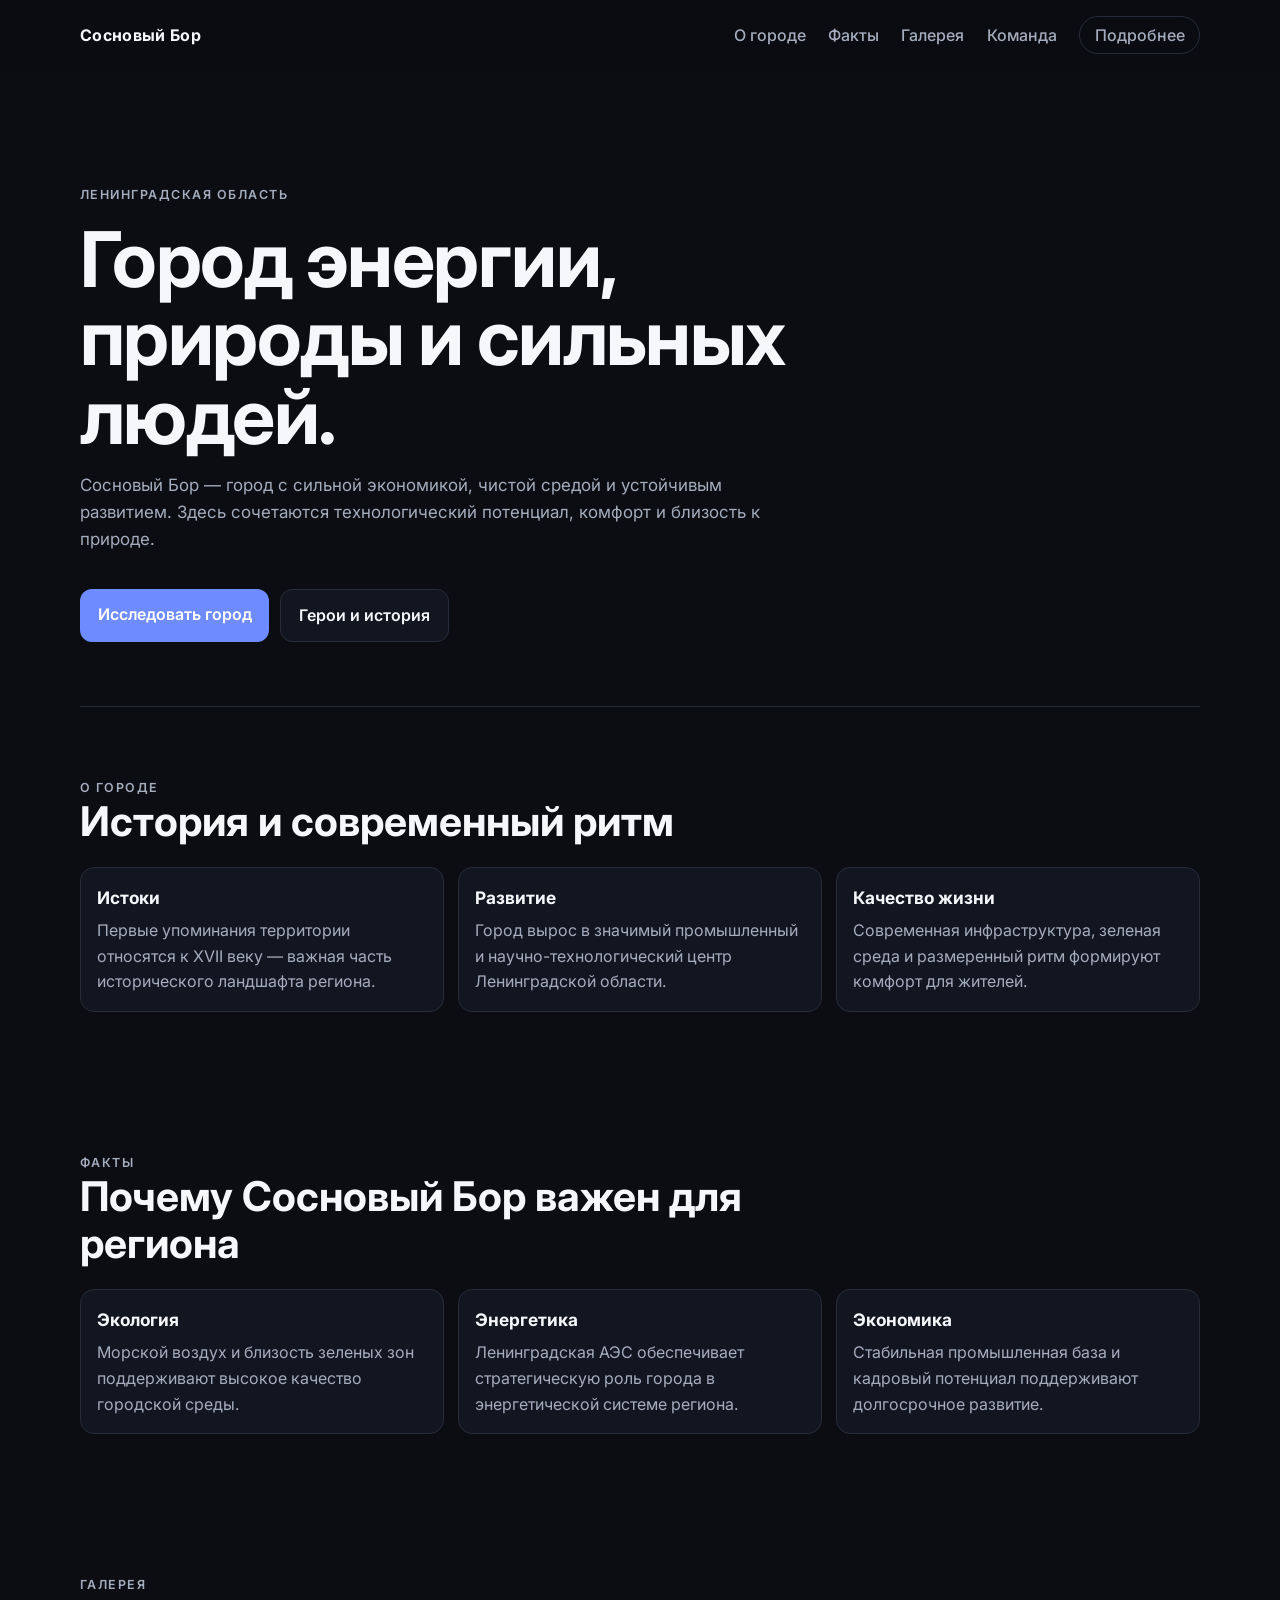
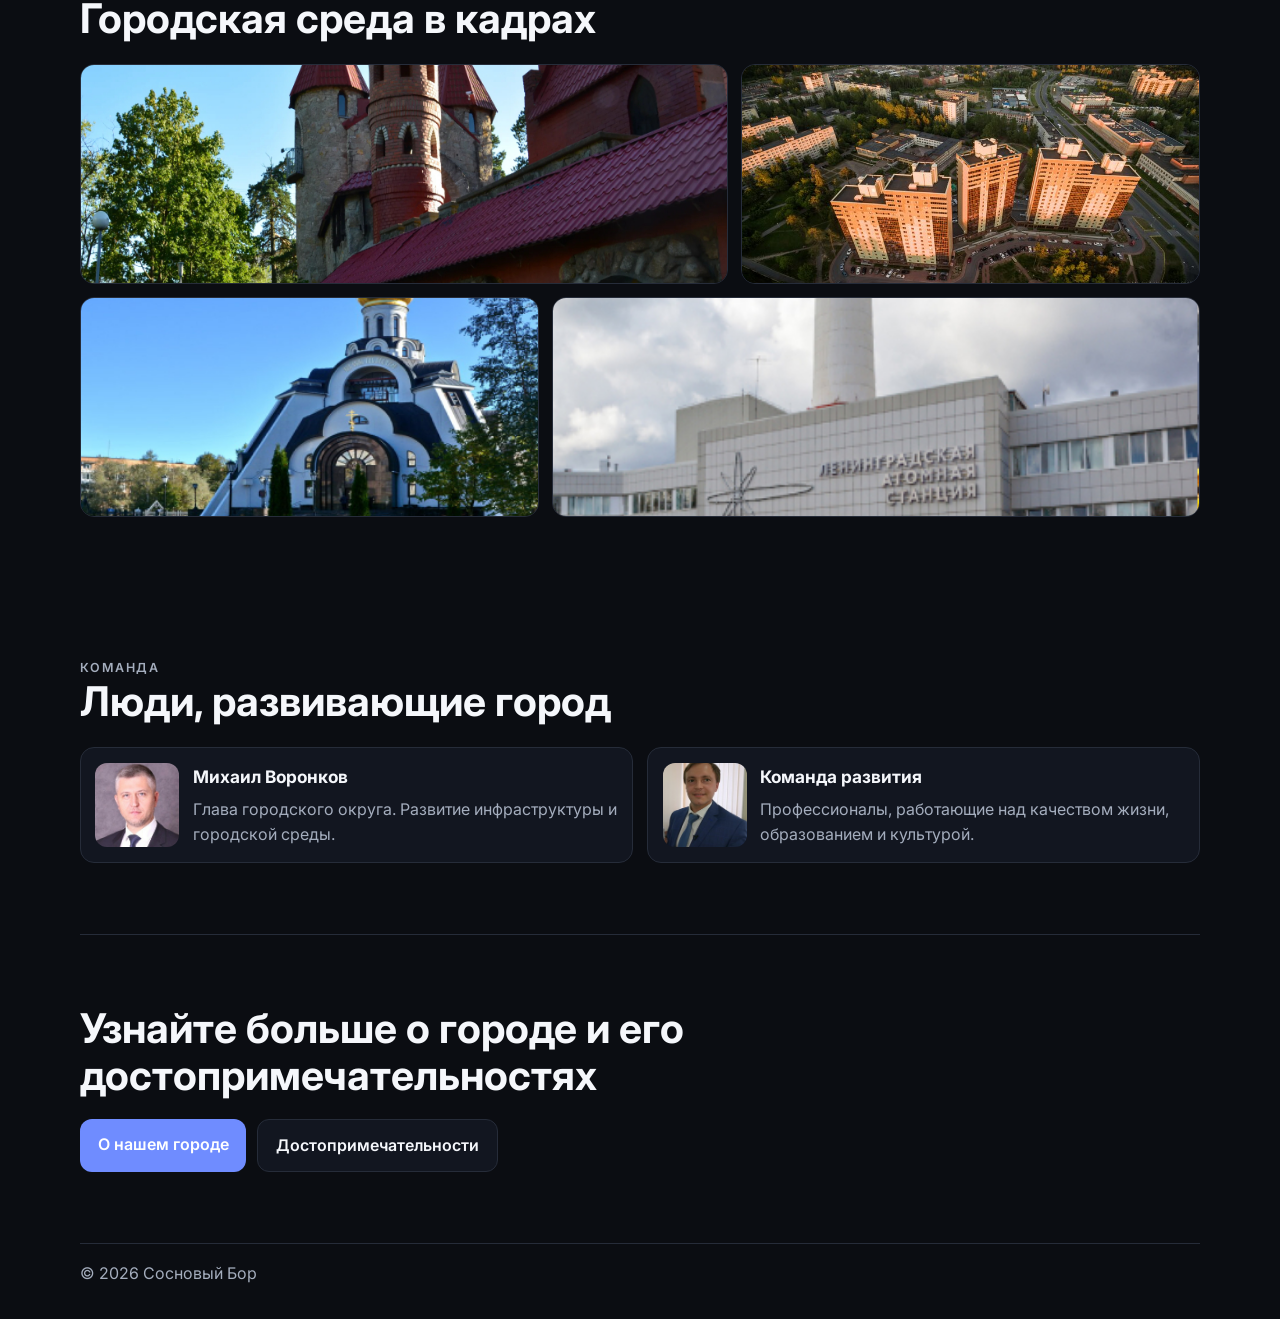
<file: index.html>
<!DOCTYPE html>
<html lang="ru">
<head>
  <meta charset="UTF-8" />
  <meta name="viewport" content="width=device-width, initial-scale=1.0" />
  <meta name="description" content="Сосновый Бор — современный городской гид." />
  <title>Сосновый Бор — Город энергии и природы</title>
  <link rel="preconnect" href="https://fonts.googleapis.com">
  <link rel="preconnect" href="https://fonts.gstatic.com" crossorigin>
  <link href="https://fonts.googleapis.com/css2?family=Inter:wght@400;500;600;700;800&display=swap" rel="stylesheet">
  <link rel="stylesheet" href="css/modern.css" />
</head>
<body>
  <header class="site-header" id="topHeader">
    <div class="container nav-wrap">
      <a href="#hero" class="logo">Сосновый Бор</a>
      <button class="nav-toggle" aria-label="Открыть меню" aria-expanded="false" aria-controls="mainNav">
        <span></span><span></span>
      </button>
      <nav>
        <ul class="menu" id="mainNav">
          <li><a href="#about">О городе</a></li>
          <li><a href="#facts">Факты</a></li>
          <li><a href="#gallery">Галерея</a></li>
          <li><a href="#team">Команда</a></li>
          <li><a class="menu-cta" href="./podrob.html">Подробнее</a></li>
        </ul>
      </nav>
    </div>
  </header>

  <main>
    <section class="hero container" id="hero">
      <p class="eyebrow reveal">Ленинградская область</p>
      <h1 class="reveal" data-delay="60">Город энергии, природы и сильных людей.</h1>
      <p class="lead reveal" data-delay="120">
        Сосновый Бор — город с сильной экономикой, чистой средой и устойчивым развитием.
        Здесь сочетаются технологический потенциал, комфорт и близость к природе.
      </p>
      <div class="hero-actions reveal" data-delay="180">
        <a href="#about" class="btn btn-primary">Исследовать город</a>
        <a href="./hero.html" class="btn btn-secondary">Герои и история</a>
      </div>
    </section>

    <section class="section container" id="about">
      <div class="section-head reveal">
        <p class="eyebrow">О городе</p>
        <h2>История и современный ритм</h2>
      </div>
      <div class="grid-3">
        <article class="card reveal">
          <h3>Истоки</h3>
          <p>Первые упоминания территории относятся к XVII веку — важная часть исторического ландшафта региона.</p>
        </article>
        <article class="card reveal" data-delay="70">
          <h3>Развитие</h3>
          <p>Город вырос в значимый промышленный и научно-технологический центр Ленинградской области.</p>
        </article>
        <article class="card reveal" data-delay="120">
          <h3>Качество жизни</h3>
          <p>Современная инфраструктура, зеленая среда и размеренный ритм формируют комфорт для жителей.</p>
        </article>
      </div>
    </section>

    <section class="section container" id="facts">
      <div class="section-head reveal">
        <p class="eyebrow">Факты</p>
        <h2>Почему Сосновый Бор важен для региона</h2>
      </div>
      <div class="grid-3">
        <article class="card reveal">
          <h3>Экология</h3>
          <p>Морской воздух и близость зеленых зон поддерживают высокое качество городской среды.</p>
        </article>
        <article class="card reveal" data-delay="70">
          <h3>Энергетика</h3>
          <p>Ленинградская АЭС обеспечивает стратегическую роль города в энергетической системе региона.</p>
        </article>
        <article class="card reveal" data-delay="120">
          <h3>Экономика</h3>
          <p>Стабильная промышленная база и кадровый потенциал поддерживают долгосрочное развитие.</p>
        </article>
      </div>
    </section>

    <section class="section container" id="gallery">
      <div class="section-head reveal">
        <p class="eyebrow">Галерея</p>
        <h2>Городская среда в кадрах</h2>
      </div>
      <div class="gallery-grid">
        <img class="reveal" src="img/portfolio/portfolio-1.jpg" alt="Архитектура города" />
        <img class="reveal" data-delay="60" src="img/portfolio/portfolio-2.jpg" alt="Панорама города" />
        <img class="reveal" data-delay="100" src="img/portfolio/portfolio-3.jpg" alt="Город и природа" />
        <img class="reveal" data-delay="140" src="img/portfolio/portfolio-4.jpg" alt="Городское пространство" />
      </div>
    </section>

    <section class="section container" id="team">
      <div class="section-head reveal">
        <p class="eyebrow">Команда</p>
        <h2>Люди, развивающие город</h2>
      </div>
      <div class="grid-2">
        <article class="person-card reveal">
          <img src="img/testimonial/testimonial-1.jpg" alt="Михаил Воронков" />
          <div>
            <h3>Михаил Воронков</h3>
            <p>Глава городского округа. Развитие инфраструктуры и городской среды.</p>
          </div>
        </article>
        <article class="person-card reveal" data-delay="80">
          <img src="img/testimonial/testimonial-2.jpg" alt="Команда развития" />
          <div>
            <h3>Команда развития</h3>
            <p>Профессионалы, работающие над качеством жизни, образованием и культурой.</p>
          </div>
        </article>
      </div>
    </section>

    <section class="section container cta reveal">
      <h2>Узнайте больше о городе и его достопримечательностях</h2>
      <div class="hero-actions">
        <a href="./podrob.html" class="btn btn-primary">О нашем городе</a>
        <a href="./arhit.html" class="btn btn-secondary">Достопримечательности</a>
      </div>
    </section>
  </main>

  <footer class="container site-footer">
    <p>© 2026 Сосновый Бор</p>
  </footer>

  <script src="js/modern.js"></script>
</body>
</html>
</file>
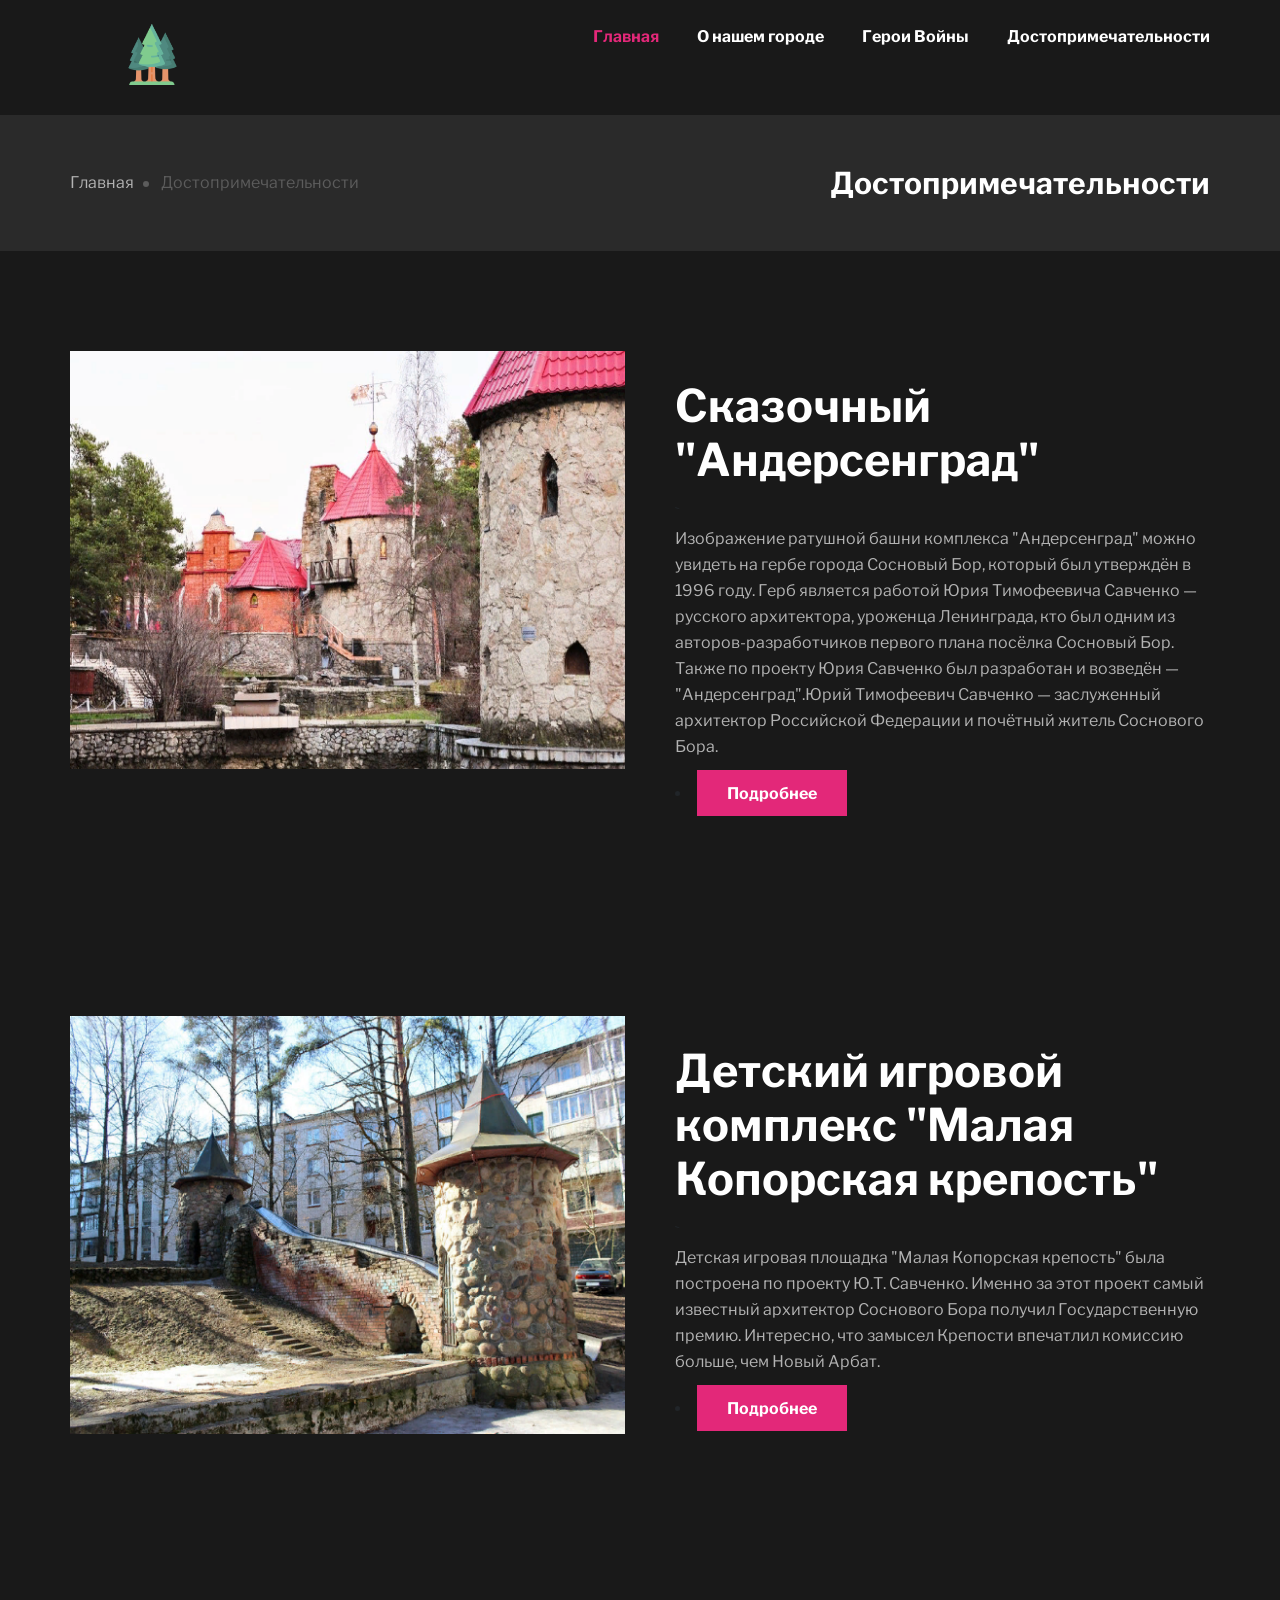
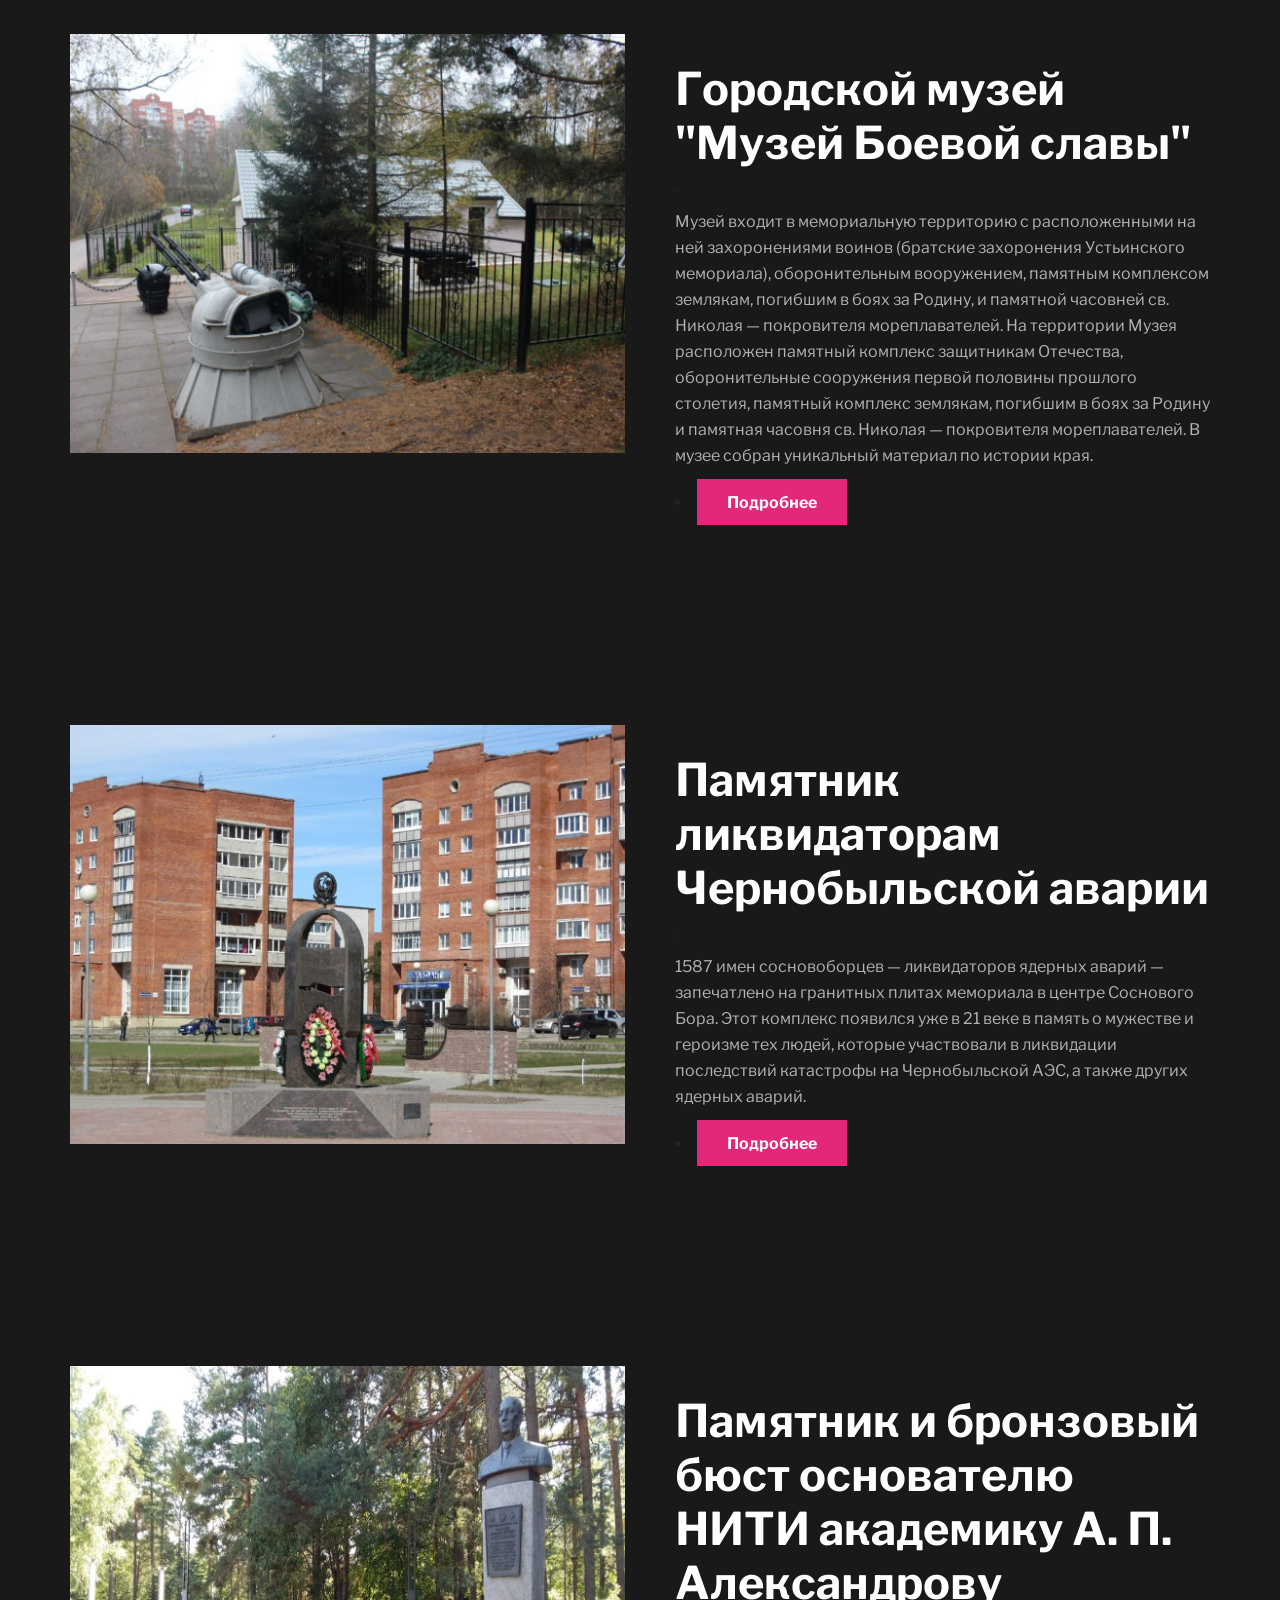
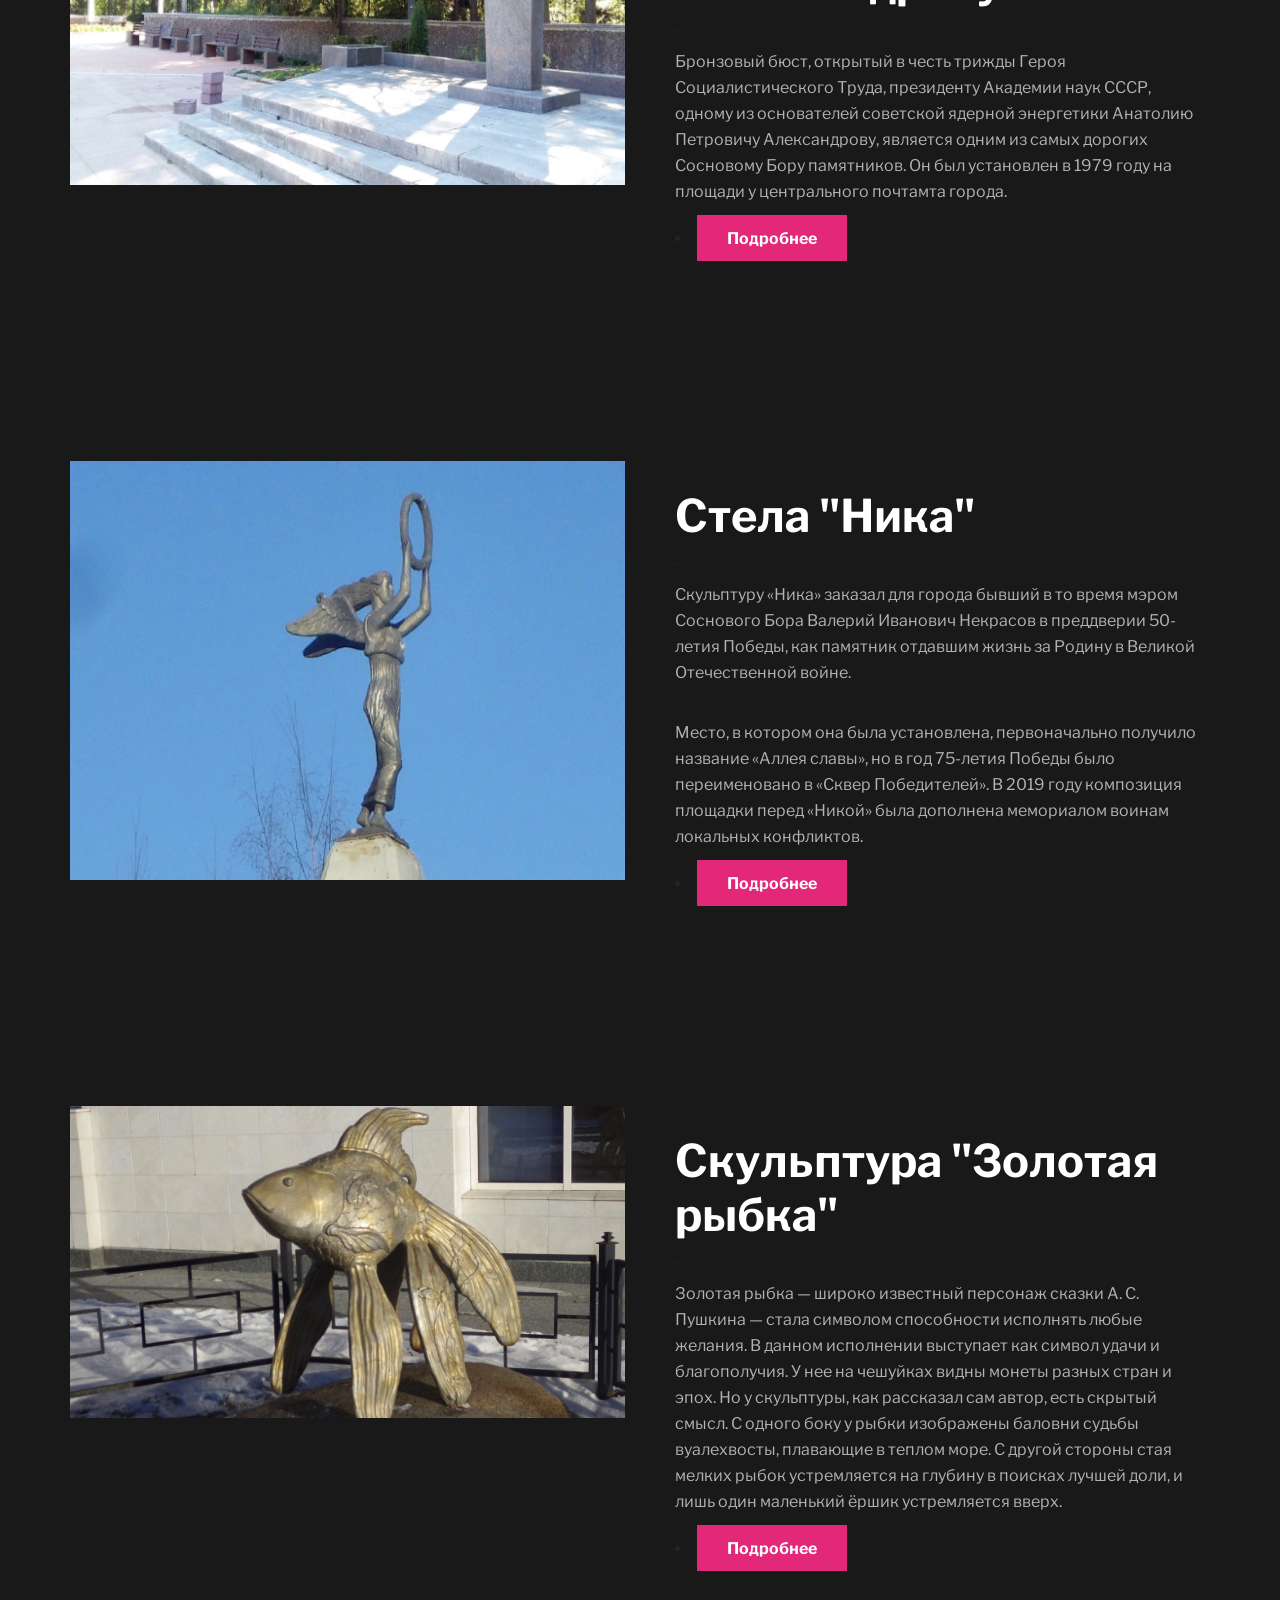
<file: arhit.html>
<!DOCTYPE html>
<html lang="zxx">

<head>
    <meta charset="UTF-8">
    <meta name="description" content="Сосновый Бор">
    <meta name="keywords" content="Hazze, unica, creative, html">
    <meta name="viewport" content="width=device-width, initial-scale=1.0">
    <meta http-equiv="X-UA-Compatible" content="ie=edge">
    <title>Сосновый Бор</title>

    <!-- Google Font -->
    <link href="https://fonts.googleapis.com/css?family=Libre+Franklin:400,500,600,700,800,900&display=swap"
        rel="stylesheet">

    <!-- Css Styles -->
    <link rel="stylesheet" href="css/bootstrap.min.css" type="text/css">
    <link rel="stylesheet" href="css/font-awesome.min.css" type="text/css">
    <link rel="stylesheet" href="css/themify-icons.css" type="text/css">
    <link rel="stylesheet" href="css/owl.carousel.min.css" type="text/css">
    <link rel="stylesheet" href="css/magnific-popup.css" type="text/css">
    <link rel="stylesheet" href="css/slicknav.min.css" type="text/css">
    <link rel="stylesheet" href="css/style.css" type="text/css">
</head>

<body>
    <!-- Page Preloder -->
    <div id="preloder">
        <div class="loader"></div>
    </div>

   <!-- Header Section Begin -->
    <header class="header-section">
        <div class="container">
            <div class="row">
                <div class="col-lg-2 col-md-2">
                    <div class="logo">
                        <a href="#">
                            <img src="img/logo.png" alt="">
                        </a>
                    </div>
                </div>
                <div class="col-lg-10 col-md-10">
                    <div class="main-menu mobile-menu">
                        <ul>
                            <li class="active"><a href="./index.html">Главная</a></li>
                            <li><a href="./podrob.html">О нашем городе</a></li>
                            <li><a href="./hero.html">Герои Войны</a></li>
                            <li><a href="./arhit.html">Достопримечательности</a></li>
                        </ul>
                    </div>
                </div>
            </div>
            <div id="mobile-menu-wrap"></div>
        </div>
    </header>
    <!-- Header End -->
    <!-- Breadcrumb Section Begin -->
    <section class="breadcrumb-section">
        <div class="container">
            <div class="row">
                <div class="col-lg-6 col-md-6">
                    <div class="breadcrumb-option">
                        <a href="#">Главная</a>
                        <span>Достопримечательности</span>
                    </div>
                </div>
                <div class="col-lg-6 col-md-6 text-right">
                    <div class="breadcrumb-text">
                        <h3>Достопримечательности</h3>
                    </div>
                </div>
            </div>
        </div>
    </section>
    <!-- Breadcrumb Section End -->
    <!-- About Us Section Begin -->
    <section class="about-us-section spad">
        <div class="container">
            <div class="row">
                <div class="col-lg-6">
                    <div class="as-pic">
                        <img src="img/arhit/arhit-1.png" alt="">
                    </div>
                </div>
                <div class="col-lg-6">
                    <div class="as-text ap-text">
                        <div class="section-title">
                            <h2>Сказочный "Андерсенград"</h2>
                        </div>
                         `  <p class="f-para">Изображение ратушной башни комплекса "Андерсенград" можно увидеть на гербе города                                     Сосновый Бор, который был утверждён в 1996 году. Герб является работой Юрия Тимофеевича Савченко — русского архитектора, уроженца Ленинграда, кто был одним из авторов-разработчиков первого плана посёлка Сосновый Бор. Также по проекту Юрия Савченко был разработан и возведён — "Андерсенград".Юрий Тимофеевич Савченко — заслуженный архитектор Российской Федерации и почётный житель Соснового Бора.</p>
                        <li><a href="./arhit2.html"class="primary-btn">Подробнее</a></li>
                    </div>                       
                    </div>
                </div>
            </div>
    </section>
    <section class="about-us-section spad">
        <div class="container">
            <div class="row">
                <div class="col-lg-6">
                    <div class="as-pic">
                        <img src="img/arhit/arhit-2.png" alt="">
                    </div>
                </div>
                <div class="col-lg-6">
                    <div class="as-text ap-text">
                        <div class="section-title">
                            <h2>Детский игровой комплекс "Малая Копорская крепость"</h2>
                        </div>
                          `  <p class="f-para">Детская игровая площадка "Малая Копорская крепость" была построена по проекту Ю.Т. Савченко. Именно за этот проект самый известный архитектор Соснового Бора получил Государственную премию. Интересно, что замысел Крепости впечатлил комиссию больше, чем Новый Арбат.</p>
                        <li><a href="./arhit1.html"class="primary-btn">Подробнее</a></li>
                    </div>
                </div>
            </div>
        </div>
    </section>
    <section class="about-us-section spad">
        <div class="container">
            <div class="row">
                <div class="col-lg-6">
                    <div class="as-pic">
                        <img src="img/arhit/arhit-3.png" alt="">
                    </div>
                </div>
                <div class="col-lg-6">
                    <div class="as-text ap-text">
                        <div class="section-title">
                            <h2>Городской музей "Музей Боевой славы"</h2>
                        </div>
                          `  <p class="f-para">Музей входит в мемориальную территорию с расположенными на ней захоронениями воинов (братские захоронения Устьинского мемориала), оборонительным вооружением, памятным комплексом землякам, погибшим в боях за Родину, и памятной часовней св. Николая — покровителя мореплавателей. На территории Музея расположен памятный комплекс защитникам Отечества, оборонительные сооружения первой половины прошлого столетия, памятный комплекс землякам, погибшим в боях за Родину и памятная часовня св. Николая — покровителя мореплавателей. В музее собран уникальный материал по истории края.</p>     
                        <li><a href="./arhit3.html"class="primary-btn">Подробнее</a></li>                      
                    </div>
                </div>
            </div>
        </div>
    </section>
    <section class="about-us-section spad">
        <div class="container">
            <div class="row">
                <div class="col-lg-6">
                    <div class="as-pic">
                        <img src="img/arhit/arhit-4.png" alt="">
                    </div>
                </div>
                <div class="col-lg-6">
                    <div class="as-text ap-text">
                        <div class="section-title">
                            <h2>Памятник ликвидаторам Чернобыльской аварии</h2>
                        </div>
                          `  <p class="f-para">1587 имен сосновоборцев — ликвидаторов ядерных аварий — запечатлено на гранитных плитах мемориала в центре Соснового Бора. Этот комплекс появился уже в 21 веке в память о мужестве и героизме тех людей, которые участвовали в ликвидации последствий катастрофы на Чернобыльской АЭС, а также других ядерных аварий.</p>
                        <li><a href="./arhit4.html"class="primary-btn">Подробнее</a></li>
                    </div>
                </div>
            </div>
        </div>
    </section>
    <section class="about-us-section spad">
        <div class="container">
            <div class="row">
                <div class="col-lg-6">
                    <div class="as-pic">
                        <img src="img/arhit/arhit-5.png" alt="">
                    </div>
                </div>
                <div class="col-lg-6">
                    <div class="as-text ap-text">
                        <div class="section-title">
                            <h2>Памятник и бронзовый бюст основателю НИТИ академику А. П. Александрову</h2>
                        </div>
                          `  <p class="f-para">Бронзовый бюст, открытый в честь трижды Героя Социалистического Труда, президенту Академии наук СССР, одному из основателей советской ядерной энергетики Анатолию Петровичу Александрову, является одним из самых дорогих Сосновому Бору памятников. Он был установлен в 1979 году на площади у центрального почтамта города.</p>
                        <li><a href="./arhit5.html"class="primary-btn">Подробнее</a></li>
                    </div>
                </div>
            </div>
        </div>
    </section>
    <section class="about-us-section spad">
        <div class="container">
            <div class="row">
                <div class="col-lg-6">
                    <div class="as-pic">
                        <img src="img/arhit/arhit-6.png" alt="">
                    </div>
                </div>
                <div class="col-lg-6">
                    <div class="as-text ap-text">
                        <div class="section-title">
                            <h2>Стела "Ника"</h2>
                        </div>
                          `  <p class="f-para">Скульптуру «Ника» заказал для города бывший в то время мэром Соснового Бора Валерий Иванович Некрасов в преддверии 50-летия Победы, как памятник отдавшим жизнь за Родину в Великой Отечественной войне.</p> 
                          `  <p class="f-para">Место, в котором она была установлена, первоначально получило название «Аллея славы», но в год 75-летия Победы было переименовано в «Сквер Победителей». В 2019 году композиция площадки перед «Никой» была дополнена мемориалом воинам локальных конфликтов.</p>
                        <li><a href="./arhit6.html"class="primary-btn">Подробнее</a></li>
                </div>
            </div>
        </div>
    </div>
</section>
    <section class="about-us-section spad">
        <div class="container">
            <div class="row">
                <div class="col-lg-6">
                    <div class="as-pic">
                        <img src="img/arhit/arhit-7.2.jpg" alt="">
                    </div>
                </div>
                <div class="col-lg-6">
                    <div class="as-text ap-text">
                        <div class="section-title">
                            <h2>Скульптура "Золотая рыбка"</h2>
                        </div>
                          `  <p class="f-para">Золотая рыбка — широко известный персонаж сказки А. С. Пушкина — стала символом способности исполнять любые желания. В данном исполнении выступает как символ удачи и благополучия. У нее на чешуйках видны монеты разных стран и эпох. Но у скульптуры, как рассказал сам автор, есть скрытый смысл. С одного боку у рыбки изображены баловни судьбы вуалехвосты, плавающие в теплом море. С другой стороны стая мелких рыбок устремляется на глубину в поисках лучшей доли, и лишь один маленький ёршик устремляется вверх.</p>
                        <li><a href="./arhit7.html"class="primary-btn">Подробнее</a></li>
                    </div>
                </div>
            </div>
        </div>
    </section>
    <!-- About Us Section End -->

    <!-- Js Plugins -->
    <script src="js/jquery-3.3.1.min.js"></script>
    <script src="js/bootstrap.min.js"></script>
    <script src="js/jquery.magnific-popup.min.js"></script>
    <script src="js/mixitup.min.js"></script>
    <script src="js/jquery.slicknav.js"></script>
    <script src="js/owl.carousel.min.js"></script>
    <script src="js/main.js"></script>
</body>

</html>
</file>
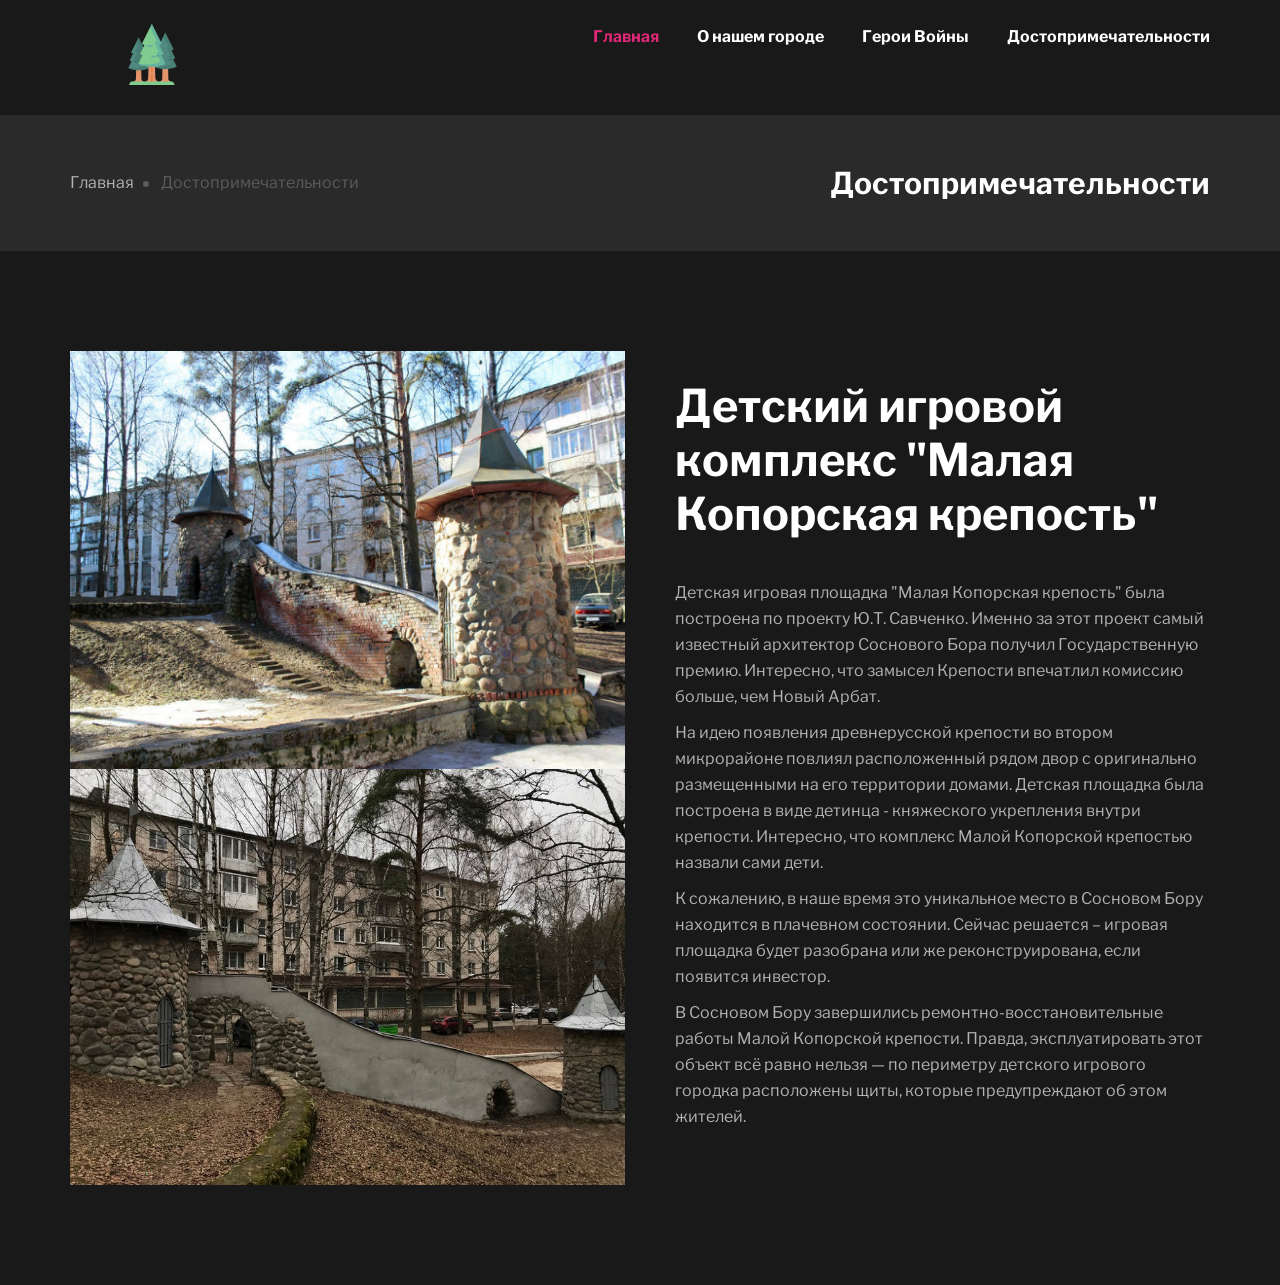
<file: arhit1.html>
<!DOCTYPE html>
<html lang="zxx">

<head>
    <meta charset="UTF-8">
    <meta name="description" content="Hazze Template">
    <meta name="keywords" content="Hazze, unica, creative, html">
    <meta name="viewport" content="width=device-width, initial-scale=1.0">
    <meta http-equiv="X-UA-Compatible" content="ie=edge">
    <title>Сосновый Бор</title>

    <!-- Google Font -->
    <link href="https://fonts.googleapis.com/css?family=Libre+Franklin:400,500,600,700,800,900&display=swap"
        rel="stylesheet">

    <!-- Css Styles -->
    <link rel="stylesheet" href="css/bootstrap.min.css" type="text/css">
    <link rel="stylesheet" href="css/font-awesome.min.css" type="text/css">
    <link rel="stylesheet" href="css/themify-icons.css" type="text/css">
    <link rel="stylesheet" href="css/owl.carousel.min.css" type="text/css">
    <link rel="stylesheet" href="css/magnific-popup.css" type="text/css">
    <link rel="stylesheet" href="css/slicknav.min.css" type="text/css">
    <link rel="stylesheet" href="css/style.css" type="text/css">
</head>

<body>
    <!-- Page Preloder -->
    <div id="preloder">
        <div class="loader"></div>
    </div>

   <!-- Header Section Begin -->
    <header class="header-section">
        <div class="container">
            <div class="row">
                <div class="col-lg-2 col-md-2">
                    <div class="logo">
                        <a href="#">
                            <img src="img/logo.png" alt="">
                        </a>
                    </div>
                </div>
                <div class="col-lg-10 col-md-10">
                    <div class="main-menu mobile-menu">
                        <ul>
                            <li class="active"><a href="./index.html">Главная</a></li>
                            <li><a href="./about-us.html">О нашем городе</a></li>
                            <li><a href="./hero.html">Герои Войны</a></li>
                            <li><a href="./arhit.html">Достопримечательности</a></li>
                        </ul>
                    </div>
                </div>
            </div>
            <div id="mobile-menu-wrap"></div>
        </div>
    </header>
    <!-- Header End -->
    <!-- Breadcrumb Section Begin -->
    <section class="breadcrumb-section">
        <div class="container">
            <div class="row">
                <div class="col-lg-6 col-md-6">
                    <div class="breadcrumb-option">
                        <a href="#">Главная</a>
                        <span>Достопримечательности</span>
                    </div>
                </div>
                <div class="col-lg-6 col-md-6 text-right">
                    <div class="breadcrumb-text">
                        <h3>Достопримечательности</h3>
                    </div>
                </div>
            </div>
        </div>
    </section>
    <!-- Breadcrumb Section End -->
    <!-- About Us Section Begin -->
    <section class="about-us-section spad">
        <div class="container">
            <div class="row">
                <div class="col-lg-6">
                    <div class="as-pic">
                        <img src="img/arhit/arhit-2.png" alt="">
                        <img src="img/arhit/arhit2.2.jpg" alt="">
                    </div>
                </div>
                <div class="col-lg-6">
                    <div class="as-text ap-text">
                        <div class="section-title">
                            <h2>Детский игровой комплекс "Малая Копорская крепость"</h2>
                        </div>
                        `  <p class="f-para">Детская игровая площадка "Малая Копорская крепость" была построена по проекту Ю.Т. Савченко. Именно за этот проект самый известный архитектор Соснового Бора получил Государственную премию. Интересно, что замысел Крепости впечатлил комиссию больше, чем Новый Арбат. </p>
                        <p class="f-para">На идею появления древнерусской крепости во втором микрорайоне повлиял расположенный рядом двор с оригинально размещенными на его территории домами. Детская площадка была построена в виде детинца - княжеского укрепления внутри крепости. Интересно, что комплекс Малой Копорской крепостью назвали сами дети. </p>
                        <p class="f-para">К сожалению, в наше время это уникальное место в Сосновом Бору находится в плачевном состоянии. Сейчас решается – игровая площадка будет разобрана или же реконструирована, если появится инвестор.</p>
                        <p class="f-para">В Сосновом Бору завершились ремонтно-восстановительные работы Малой Копорской крепости. Правда, эксплуатировать этот объект всё равно нельзя — по периметру детского игрового городка расположены щиты, которые предупреждают об этом жителей.</p>
                    </div>                       
                    </div>
                </div>
            </div>
    </section>
    <!-- Js Plugins -->
    <script src="js/jquery-3.3.1.min.js"></script>
    <script src="js/bootstrap.min.js"></script>
    <script src="js/jquery.magnific-popup.min.js"></script>
    <script src="js/mixitup.min.js"></script>
    <script src="js/jquery.slicknav.js"></script>
    <script src="js/owl.carousel.min.js"></script>
    <script src="js/main.js"></script>
</body>

</html>
</file>
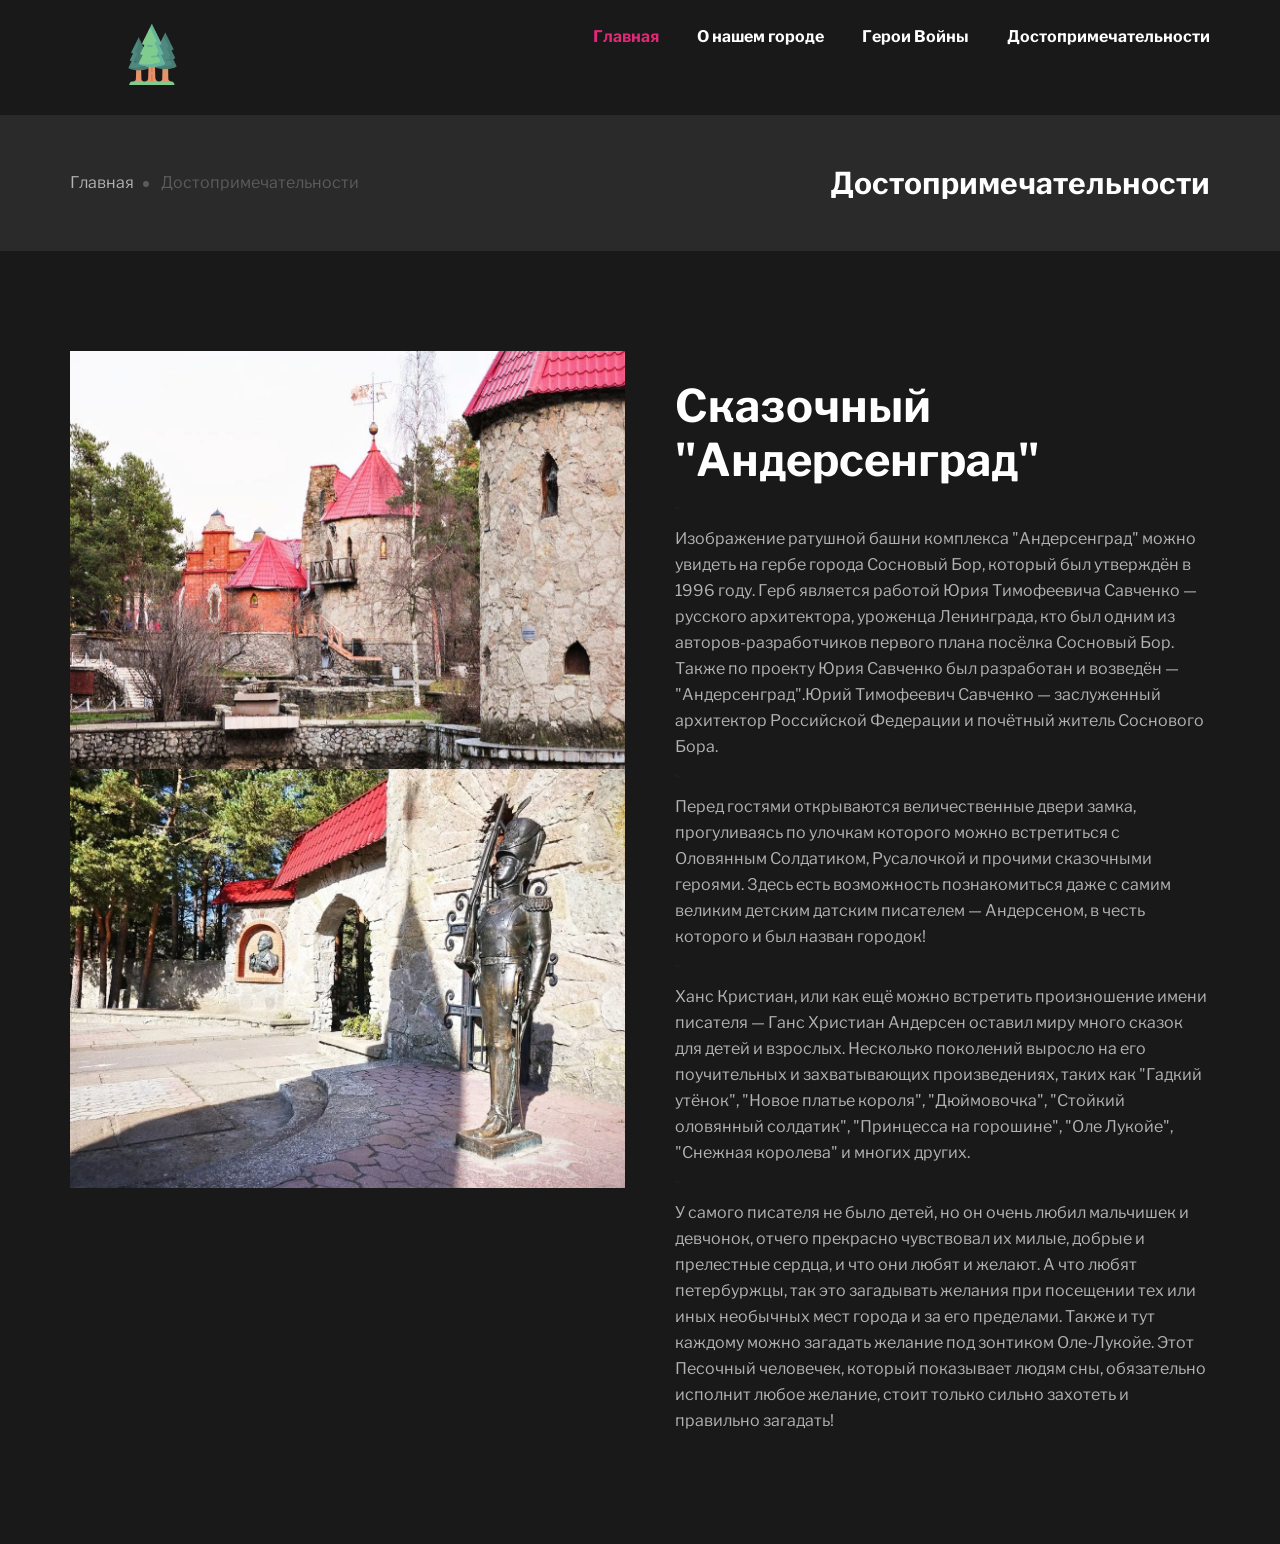
<file: arhit2.html>
<!DOCTYPE html>
<html lang="zxx">

<head>
    <meta charset="UTF-8">
    <meta name="description" content="Hazze Template">
    <meta name="keywords" content="Hazze, unica, creative, html">
    <meta name="viewport" content="width=device-width, initial-scale=1.0">
    <meta http-equiv="X-UA-Compatible" content="ie=edge">
    <title>Сосновый Бор</title>

    <!-- Google Font -->
    <link href="https://fonts.googleapis.com/css?family=Libre+Franklin:400,500,600,700,800,900&display=swap"
        rel="stylesheet">

    <!-- Css Styles -->
    <link rel="stylesheet" href="css/bootstrap.min.css" type="text/css">
    <link rel="stylesheet" href="css/font-awesome.min.css" type="text/css">
    <link rel="stylesheet" href="css/themify-icons.css" type="text/css">
    <link rel="stylesheet" href="css/owl.carousel.min.css" type="text/css">
    <link rel="stylesheet" href="css/magnific-popup.css" type="text/css">
    <link rel="stylesheet" href="css/slicknav.min.css" type="text/css">
    <link rel="stylesheet" href="css/style.css" type="text/css">
</head>

<body>
    <!-- Page Preloder -->
    <div id="preloder">
        <div class="loader"></div>
    </div>

   <!-- Header Section Begin -->
    <header class="header-section">
        <div class="container">
            <div class="row">
                <div class="col-lg-2 col-md-2">
                    <div class="logo">
                        <a href="#">
                            <img src="img/logo.png" alt="">
                        </a>
                    </div>
                </div>
                <div class="col-lg-10 col-md-10">
                    <div class="main-menu mobile-menu">
                        <ul>
                            <li class="active"><a href="./index.html">Главная</a></li>
                            <li><a href="./about-us.html">О нашем городе</a></li>
                            <li><a href="./hero.html">Герои Войны</a></li>
                            <li><a href="./arhit.html">Достопримечательности</a></li>
                        </ul>
                    </div>
                </div>
            </div>
            <div id="mobile-menu-wrap"></div>
        </div>
    </header>
    <!-- Header End -->
    <!-- Breadcrumb Section Begin -->
    <section class="breadcrumb-section">
        <div class="container">
            <div class="row">
                <div class="col-lg-6 col-md-6">
                    <div class="breadcrumb-option">
                        <a href="#">Главная</a>
                        <span>Достопримечательности</span>
                    </div>
                </div>
                <div class="col-lg-6 col-md-6 text-right">
                    <div class="breadcrumb-text">
                        <h3>Достопримечательности</h3>
                    </div>
                </div>
            </div>
        </div>
    </section>
    <!-- Breadcrumb Section End -->
    <!-- About Us Section Begin -->
    <section class="about-us-section spad">
        <div class="container">
            <div class="row">
                <div class="col-lg-6">
                    <div class="as-pic">
                        <img src="img/arhit/arhit-1.png" alt="">
                        <img src="img/arhit/arhit-1.2.png" alt="">
                    </div>
                </div>
                <div class="col-lg-6">
                    <div class="as-text ap-text">
                        <div class="section-title">
                            <h2>Сказочный "Андерсенград"</h2>
                        </div>
                         `  <p class="f-para">Изображение ратушной башни комплекса "Андерсенград" можно увидеть на гербе города                                     Сосновый Бор, который был утверждён в 1996 году. Герб является работой Юрия Тимофеевича Савченко — русского архитектора, уроженца Ленинграда, кто был одним из авторов-разработчиков первого плана посёлка Сосновый Бор. Также по проекту Юрия Савченко был разработан и возведён — "Андерсенград".Юрий Тимофеевич Савченко — заслуженный архитектор Российской Федерации и почётный житель Соснового Бора.</p>
                         `  <p class="f-para">Перед гостями открываются величественные двери замка, прогуливаясь по улочкам которого можно встретиться с Оловянным Солдатиком, Русалочкой и прочими сказочными героями. Здесь есть возможность познакомиться даже с самим великим детским датским писателем — Андерсеном, в честь которого и был назван городок!</p>
                         `  <p class="f-para">Ханс Кристиан, или как ещё можно встретить произношение имени писателя — Ганс Христиан Андерсен оставил миру много сказок для детей и взрослых. Несколько поколений выросло на его поучительных и захватывающих произведениях, таких как "Гадкий утёнок", "Новое платье короля", "Дюймовочка", "Стойкий оловянный солдатик", "Принцесса на горошине", "Оле Лукойе", "Снежная королева" и многих других.</p>
                         `  <p class="f-para">У самого писателя не было детей, но он очень любил мальчишек и девчонок, отчего прекрасно чувствовал их милые, добрые и прелестные сердца, и что они любят и желают. А что любят петербуржцы, так это загадывать желания при посещении тех или иных необычных мест города и за его пределами. Также и тут каждому можно загадать желание под зонтиком Оле-Лукойе. Этот Песочный человечек, который показывает людям сны, обязательно исполнит любое желание, стоит только сильно захотеть и правильно загадать!</p>
                    </div>                       
                    </div>
                </div>
            </div>
    </section>
    <!-- Js Plugins -->
    <script src="js/jquery-3.3.1.min.js"></script>
    <script src="js/bootstrap.min.js"></script>
    <script src="js/jquery.magnific-popup.min.js"></script>
    <script src="js/mixitup.min.js"></script>
    <script src="js/jquery.slicknav.js"></script>
    <script src="js/owl.carousel.min.js"></script>
    <script src="js/main.js"></script>
</body>

</html>
</file>
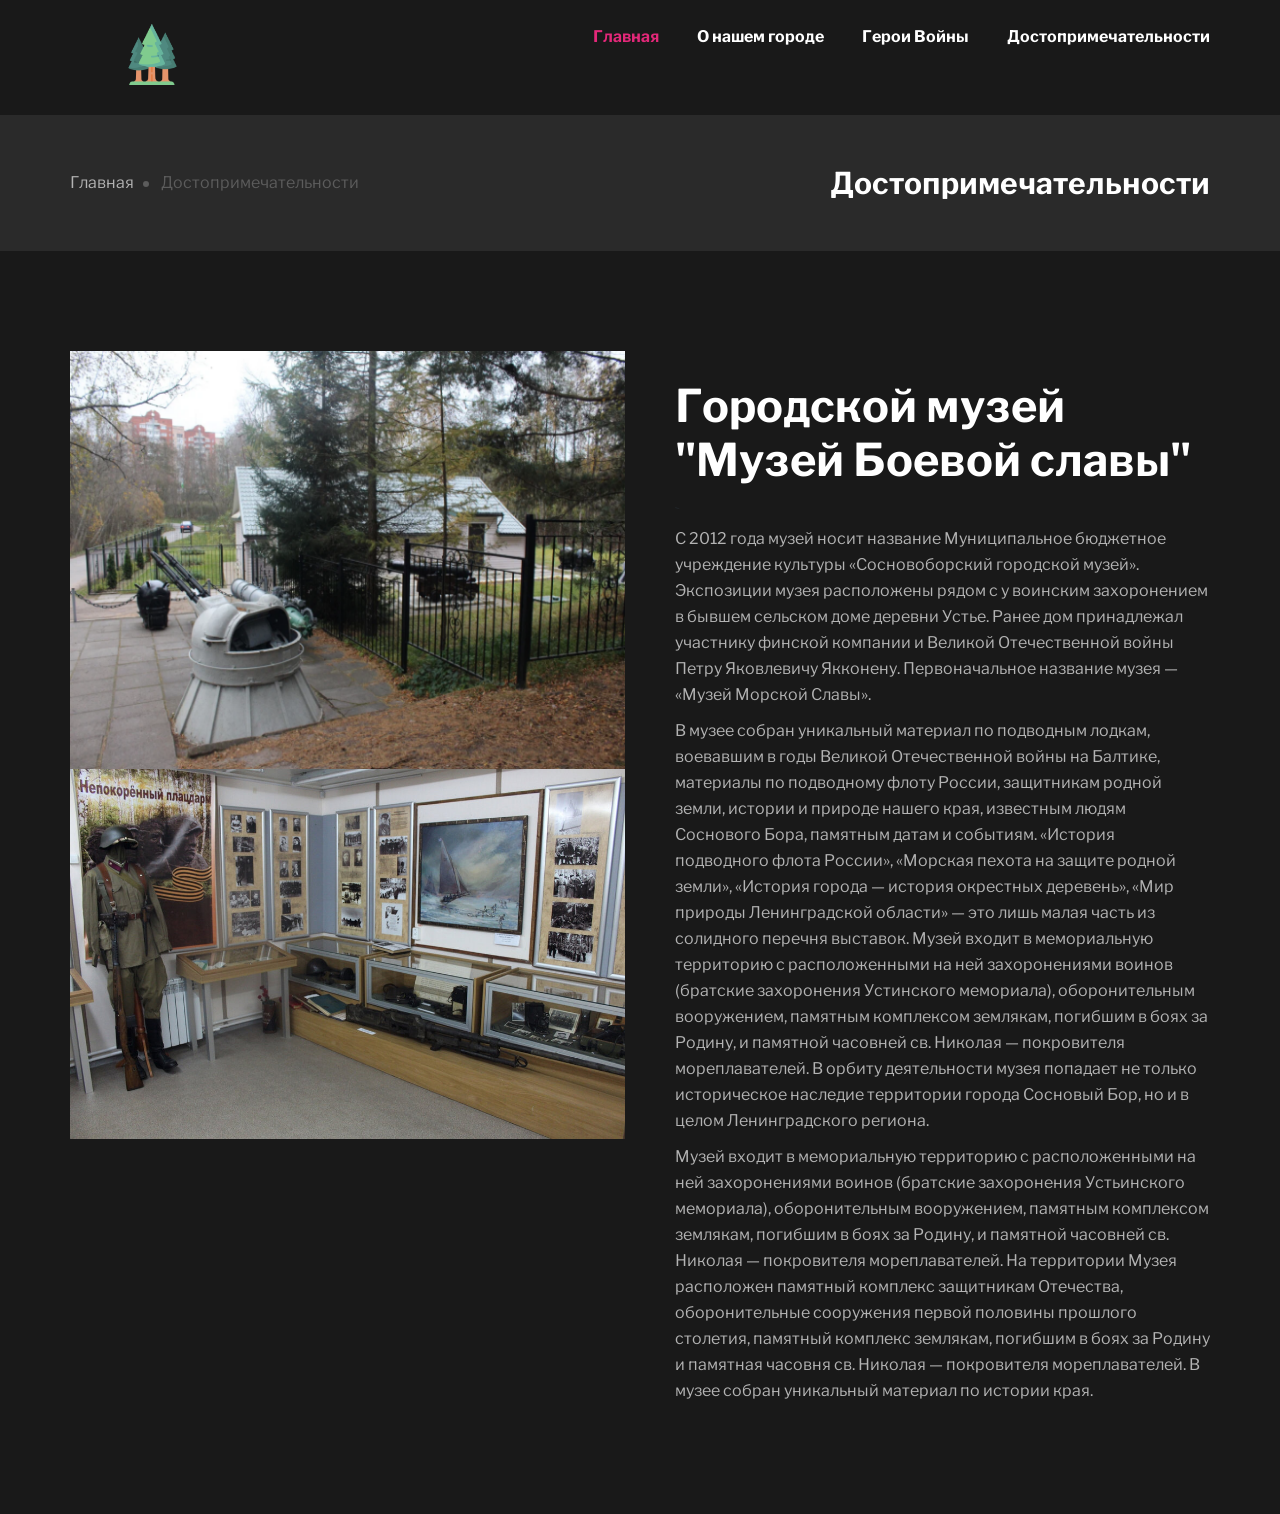
<file: arhit3.html>
<!DOCTYPE html>
<html lang="zxx">

<head>
    <meta charset="UTF-8">
    <meta name="description" content="Hazze Template">
    <meta name="keywords" content="Hazze, unica, creative, html">
    <meta name="viewport" content="width=device-width, initial-scale=1.0">
    <meta http-equiv="X-UA-Compatible" content="ie=edge">
    <title>Сосновый Бор</title>

    <!-- Google Font -->
    <link href="https://fonts.googleapis.com/css?family=Libre+Franklin:400,500,600,700,800,900&display=swap"
        rel="stylesheet">

    <!-- Css Styles -->
    <link rel="stylesheet" href="css/bootstrap.min.css" type="text/css">
    <link rel="stylesheet" href="css/font-awesome.min.css" type="text/css">
    <link rel="stylesheet" href="css/themify-icons.css" type="text/css">
    <link rel="stylesheet" href="css/owl.carousel.min.css" type="text/css">
    <link rel="stylesheet" href="css/magnific-popup.css" type="text/css">
    <link rel="stylesheet" href="css/slicknav.min.css" type="text/css">
    <link rel="stylesheet" href="css/style.css" type="text/css">
</head>

<body>
    <!-- Page Preloder -->
    <div id="preloder">
        <div class="loader"></div>
    </div>

   <!-- Header Section Begin -->
    <header class="header-section">
        <div class="container">
            <div class="row">
                <div class="col-lg-2 col-md-2">
                    <div class="logo">
                        <a href="#">
                            <img src="img/logo.png" alt="">
                        </a>
                    </div>
                </div>
                <div class="col-lg-10 col-md-10">
                    <div class="main-menu mobile-menu">
                        <ul>
                            <li class="active"><a href="./index.html">Главная</a></li>
                            <li><a href="./about-us.html">О нашем городе</a></li>
                            <li><a href="./hero.html">Герои Войны</a></li>
                            <li><a href="./arhit.html">Достопримечательности</a></li>
                        </ul>
                    </div>
                </div>
            </div>
            <div id="mobile-menu-wrap"></div>
        </div>
    </header>
    <!-- Header End -->
    <!-- Breadcrumb Section Begin -->
    <section class="breadcrumb-section">
        <div class="container">
            <div class="row">
                <div class="col-lg-6 col-md-6">
                    <div class="breadcrumb-option">
                        <a href="#">Главная</a>
                        <span>Достопримечательности</span>
                    </div>
                </div>
                <div class="col-lg-6 col-md-6 text-right">
                    <div class="breadcrumb-text">
                        <h3>Достопримечательности</h3>
                    </div>
                </div>
            </div>
        </div>
    </section>
    <!-- Breadcrumb Section End -->
    <!-- About Us Section Begin -->
    <section class="about-us-section spad">
        <div class="container">
            <div class="row">
                <div class="col-lg-6">
                    <div class="as-pic">
                        <img src="img/arhit/arhit-3.png" alt="">
                        <img src="img/arhit/arhit-3.2.jpg" alt="">
                    </div>
                </div>
                <div class="col-lg-6">
                    <div class="as-text ap-text">
                        <div class="section-title">
                            <h2>Городской музей "Музей Боевой славы"</h2>
                        </div>
                        `  <p class="f-para">С 2012 года музей носит название Муниципальное бюджетное учреждение культуры «Сосновоборский городской музей». Экспозиции музея расположены рядом с у воинским захоронением в бывшем сельском доме деревни Устье. Ранее дом принадлежал участнику финской компании и Великой Отечественной войны Петру Яковлевичу Якконену. Первоначальное название музея — «Музей Морской Славы».</p>
                        <p class="f-para">В музее собран уникальный материал по подводным лодкам, воевавшим в годы Великой Отечественной войны на Балтике, материалы по подводному флоту России, защитникам родной земли, истории и природе нашего края, известным людям Соснового Бора, памятным датам и событиям. «История подводного флота России», «Морская пехота на защите родной земли», «История города — история окрестных деревень», «Мир природы Ленинградской области» — это лишь малая часть из солидного перечня выставок. Музей входит в мемориальную территорию с расположенными на ней захоронениями воинов (братские захоронения Устинского мемориала), оборонительным вооружением, памятным комплексом землякам, погибшим в боях за Родину, и памятной часовней св. Николая — покровителя мореплавателей. В орбиту деятельности музея попадает не только историческое наследие территории города Сосновый Бор, но и в целом Ленинградского региона.</p>
                        <p class="f-para">Музей входит в мемориальную территорию с расположенными на ней захоронениями воинов (братские захоронения Устьинского мемориала), оборонительным вооружением, памятным комплексом землякам, погибшим в боях за Родину, и памятной часовней св. Николая — покровителя мореплавателей. На территории Музея расположен памятный комплекс защитникам Отечества, оборонительные сооружения первой половины прошлого столетия, памятный комплекс землякам, погибшим в боях за Родину и памятная часовня св. Николая — покровителя мореплавателей. В музее собран уникальный материал по истории края.</p>
                    </div>                       
                    </div>
                </div>
            </div>
    </section>
    <!-- Js Plugins -->
    <script src="js/jquery-3.3.1.min.js"></script>
    <script src="js/bootstrap.min.js"></script>
    <script src="js/jquery.magnific-popup.min.js"></script>
    <script src="js/mixitup.min.js"></script>
    <script src="js/jquery.slicknav.js"></script>
    <script src="js/owl.carousel.min.js"></script>
    <script src="js/main.js"></script>
</body>

</html>
</file>
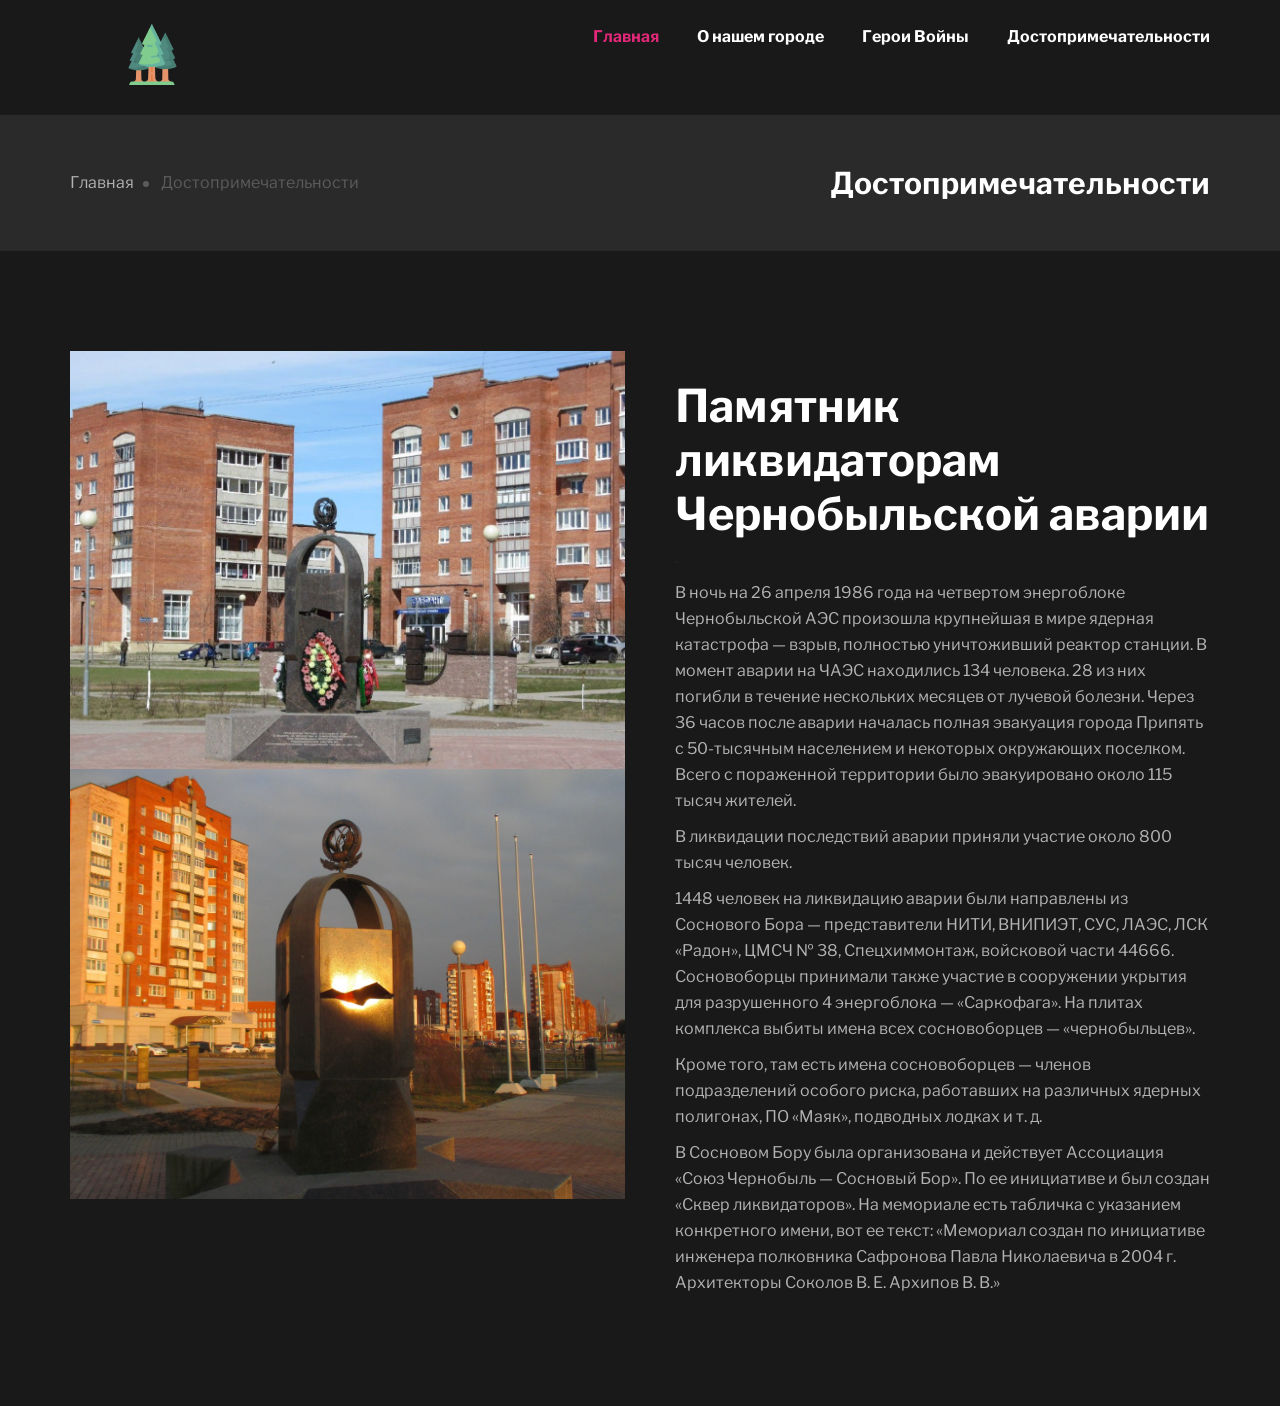
<file: arhit4.html>
<!DOCTYPE html>
<html lang="zxx">

<head>
    <meta charset="UTF-8">
    <meta name="description" content="Hazze Template">
    <meta name="keywords" content="Hazze, unica, creative, html">
    <meta name="viewport" content="width=device-width, initial-scale=1.0">
    <meta http-equiv="X-UA-Compatible" content="ie=edge">
    <title>Сосновый Бор</title>

    <!-- Google Font -->
    <link href="https://fonts.googleapis.com/css?family=Libre+Franklin:400,500,600,700,800,900&display=swap"
        rel="stylesheet">

    <!-- Css Styles -->
    <link rel="stylesheet" href="css/bootstrap.min.css" type="text/css">
    <link rel="stylesheet" href="css/font-awesome.min.css" type="text/css">
    <link rel="stylesheet" href="css/themify-icons.css" type="text/css">
    <link rel="stylesheet" href="css/owl.carousel.min.css" type="text/css">
    <link rel="stylesheet" href="css/magnific-popup.css" type="text/css">
    <link rel="stylesheet" href="css/slicknav.min.css" type="text/css">
    <link rel="stylesheet" href="css/style.css" type="text/css">
</head>

<body>
    <!-- Page Preloder -->
    <div id="preloder">
        <div class="loader"></div>
    </div>

   <!-- Header Section Begin -->
    <header class="header-section">
        <div class="container">
            <div class="row">
                <div class="col-lg-2 col-md-2">
                    <div class="logo">
                        <a href="#">
                            <img src="img/logo.png" alt="">
                        </a>
                    </div>
                </div>
                <div class="col-lg-10 col-md-10">
                    <div class="main-menu mobile-menu">
                        <ul>
                            <li class="active"><a href="./index.html">Главная</a></li>
                            <li><a href="./about-us.html">О нашем городе</a></li>
                            <li><a href="./hero.html">Герои Войны</a></li>
                            <li><a href="./arhit.html">Достопримечательности</a></li>
                        </ul>
                    </div>
                </div>
            </div>
            <div id="mobile-menu-wrap"></div>
        </div>
    </header>
    <!-- Header End -->
    <!-- Breadcrumb Section Begin -->
    <section class="breadcrumb-section">
        <div class="container">
            <div class="row">
                <div class="col-lg-6 col-md-6">
                    <div class="breadcrumb-option">
                        <a href="#">Главная</a>
                        <span>Достопримечательности</span>
                    </div>
                </div>
                <div class="col-lg-6 col-md-6 text-right">
                    <div class="breadcrumb-text">
                        <h3>Достопримечательности</h3>
                    </div>
                </div>
            </div>
        </div>
    </section>
    <!-- Breadcrumb Section End -->
    <!-- About Us Section Begin -->
    <section class="about-us-section spad">
        <div class="container">
            <div class="row">
                <div class="col-lg-6">
                    <div class="as-pic">
                        <img src="img/arhit/arhit-4.png" alt="">
                        <img src="img/arhit/arhit-4.2.jpg" alt="">
                    </div>
                </div>
                <div class="col-lg-6">
                    <div class="as-text ap-text">
                        <div class="section-title">
                            <h2>Памятник ликвидаторам Чернобыльской аварии</h2>
                        </div>
                        `  <p class="f-para">В ночь на 26 апреля 1986 года на четвертом энергоблоке Чернобыльской АЭС произошла крупнейшая в мире ядерная катастрофа — взрыв, полностью уничтоживший реактор станции. В момент аварии на ЧАЭС находились 134 человека. 28 из них погибли в течение нескольких месяцев от лучевой болезни. Через 36 часов после аварии началась полная эвакуация города Припять с 50-тысячным населением и некоторых окружающих поселком. Всего с пораженной территории было эвакуировано около 115 тысяч жителей. </p>

                        <p class="f-para">В ликвидации последствий аварии приняли участие около 800 тысяч человек. </p>

                        <p class="f-para">1448 человек на ликвидацию аварии были направлены из Соснового Бора — представители НИТИ, ВНИПИЭТ, СУС, ЛАЭС, ЛСК «Радон», ЦМСЧ № 38, Спецхиммонтаж, войсковой части 44666. Сосновоборцы принимали также участие в сооружении укрытия для разрушенного 4 энергоблока — «Саркофага». На плитах комплекса выбиты имена всех сосновоборцев — «чернобыльцев». </p>

                        <p class="f-para">Кроме того, там есть имена сосновоборцев — членов подразделений особого риска, работавших на различных ядерных полигонах, ПО «Маяк», подводных лодках и т. д. </p>

                        <p class="f-para">В Сосновом Бору была организована и действует Ассоциация «Союз Чернобыль — Сосновый Бор». По ее инициативе и был создан «Сквер ликвидаторов». На мемориале есть табличка с указанием конкретного имени, вот ее текст: «Мемориал создан по инициативе инженера полковника Сафронова Павла Николаевича в 2004 г. Архитекторы Соколов В. Е. Архипов В. В.»</p>
                    </div>                       
                    </div>
                </div>
            </div>
    </section>
    <!-- Js Plugins -->
    <script src="js/jquery-3.3.1.min.js"></script>
    <script src="js/bootstrap.min.js"></script>
    <script src="js/jquery.magnific-popup.min.js"></script>
    <script src="js/mixitup.min.js"></script>
    <script src="js/jquery.slicknav.js"></script>
    <script src="js/owl.carousel.min.js"></script>
    <script src="js/main.js"></script>
</body>

</html>
</file>
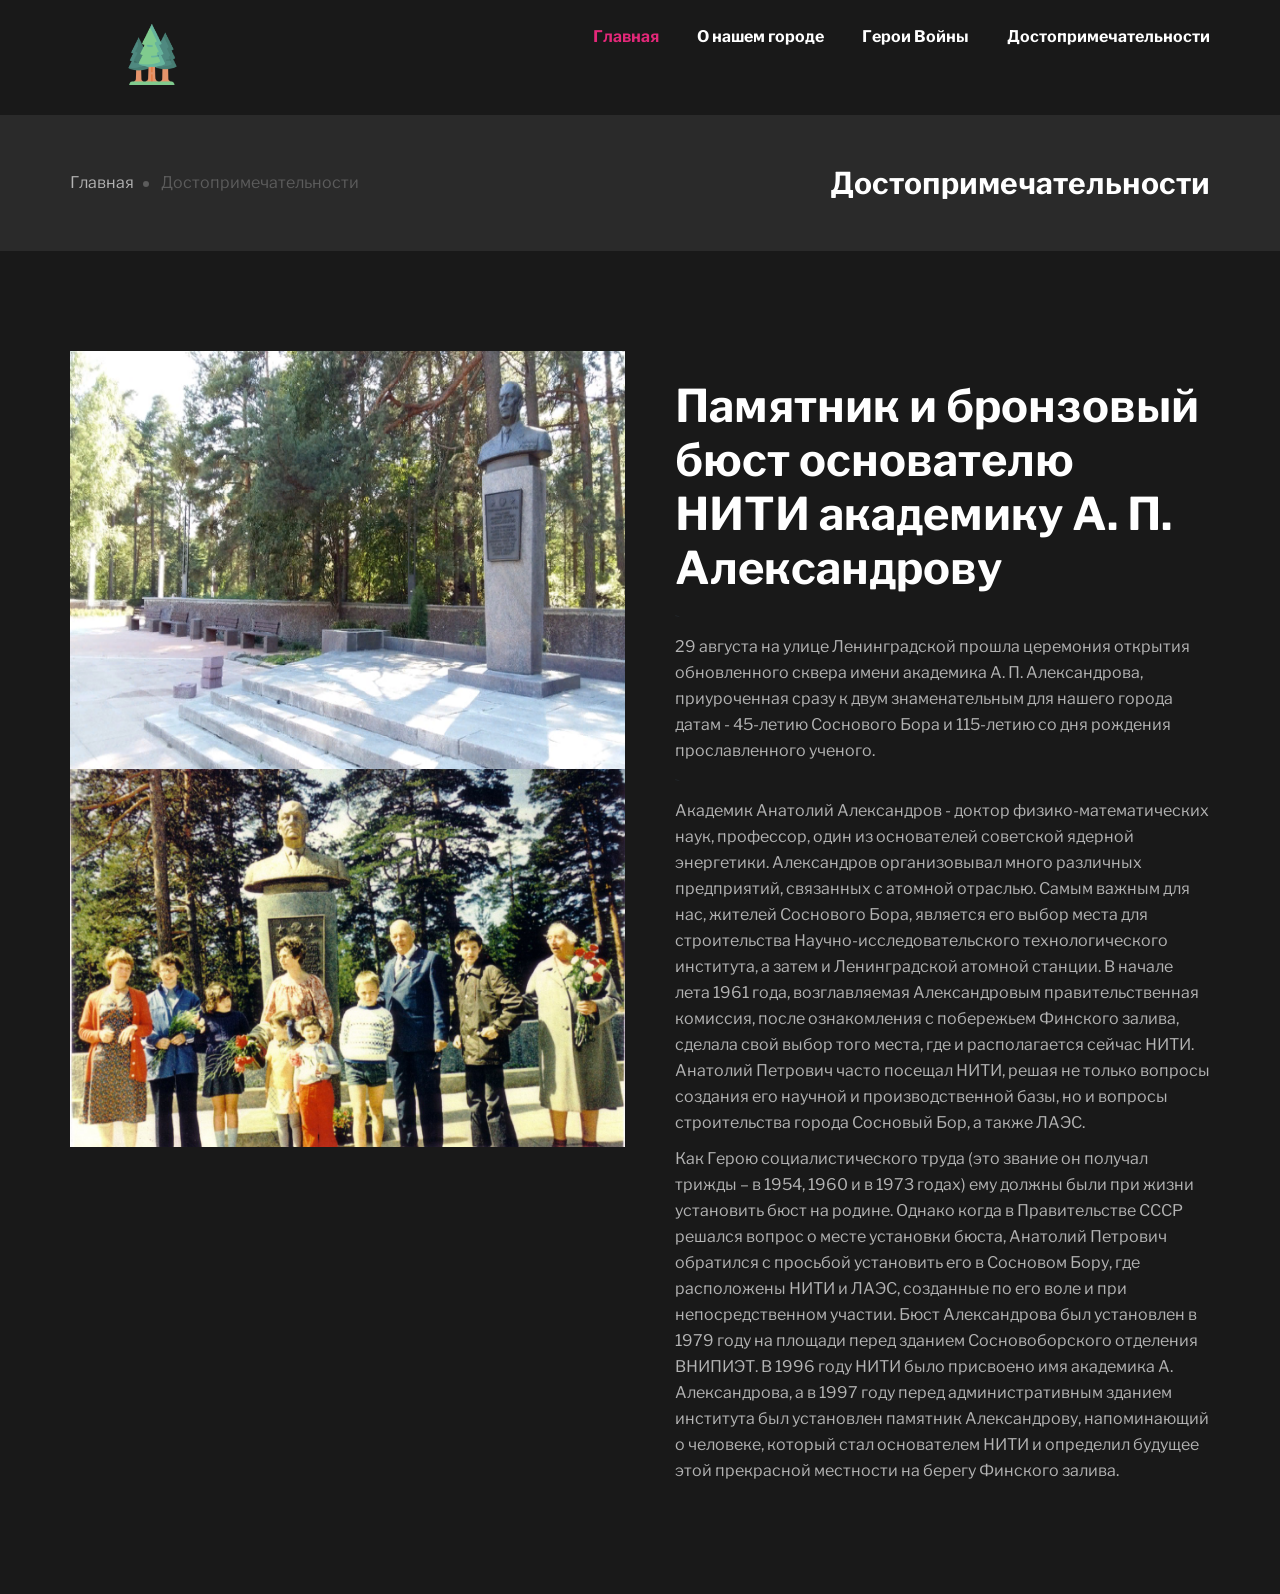
<file: arhit5.html>
<!DOCTYPE html>
<html lang="zxx">

<head>
    <meta charset="UTF-8">
    <meta name="description" content="Hazze Template">
    <meta name="keywords" content="Hazze, unica, creative, html">
    <meta name="viewport" content="width=device-width, initial-scale=1.0">
    <meta http-equiv="X-UA-Compatible" content="ie=edge">
    <title>Сосновый Бор</title>

    <!-- Google Font -->
    <link href="https://fonts.googleapis.com/css?family=Libre+Franklin:400,500,600,700,800,900&display=swap"
        rel="stylesheet">

    <!-- Css Styles -->
    <link rel="stylesheet" href="css/bootstrap.min.css" type="text/css">
    <link rel="stylesheet" href="css/font-awesome.min.css" type="text/css">
    <link rel="stylesheet" href="css/themify-icons.css" type="text/css">
    <link rel="stylesheet" href="css/owl.carousel.min.css" type="text/css">
    <link rel="stylesheet" href="css/magnific-popup.css" type="text/css">
    <link rel="stylesheet" href="css/slicknav.min.css" type="text/css">
    <link rel="stylesheet" href="css/style.css" type="text/css">
</head>

<body>
    <!-- Page Preloder -->
    <div id="preloder">
        <div class="loader"></div>
    </div>

   <!-- Header Section Begin -->
    <header class="header-section">
        <div class="container">
            <div class="row">
                <div class="col-lg-2 col-md-2">
                    <div class="logo">
                        <a href="#">
                            <img src="img/logo.png" alt="">
                        </a>
                    </div>
                </div>
                <div class="col-lg-10 col-md-10">
                    <div class="main-menu mobile-menu">
                        <ul>
                            <li class="active"><a href="./index.html">Главная</a></li>
                            <li><a href="./about-us.html">О нашем городе</a></li>
                            <li><a href="./hero.html">Герои Войны</a></li>
                            <li><a href="./arhit.html">Достопримечательности</a></li>
                        </ul>
                    </div>
                </div>
            </div>
            <div id="mobile-menu-wrap"></div>
        </div>
    </header>
    <!-- Header End -->
    <!-- Breadcrumb Section Begin -->
    <section class="breadcrumb-section">
        <div class="container">
            <div class="row">
                <div class="col-lg-6 col-md-6">
                    <div class="breadcrumb-option">
                        <a href="#">Главная</a>
                        <span>Достопримечательности</span>
                    </div>
                </div>
                <div class="col-lg-6 col-md-6 text-right">
                    <div class="breadcrumb-text">
                        <h3>Достопримечательности</h3>
                    </div>
                </div>
            </div>
        </div>
    </section>
    <!-- Breadcrumb Section End -->
    <!-- About Us Section Begin -->
    <section class="about-us-section spad">
        <div class="container">
            <div class="row">
                <div class="col-lg-6">
                    <div class="as-pic">
                        <img src="img/arhit/arhit-5.png" alt="">
                        <img src="img/arhit/arhit-5.2.jpg" alt="">
                    </div>
                </div>
                <div class="col-lg-6">
                    <div class="as-text ap-text">
                        <div class="section-title">
                            <h2>Памятник и бронзовый бюст основателю НИТИ академику А. П. Александрову</h2>
                        </div>
                         `  <p class="f-para">29 августа на улице Ленинградской прошла церемония открытия обновленного сквера имени академика А. П. Александрова, приуроченная сразу к двум знаменательным для нашего города датам - 45-летию Соснового Бора и 115-летию со дня рождения прославленного ученого.</p>
                         `  <p class="f-para">Академик Анатолий Александров - доктор физико-математических наук, профессор, один из основателей советской ядерной энергетики.
                        Александров организовывал много различных предприятий, связанных с атомной отраслью. Самым важным для нас, жителей Соснового Бора, является его выбор места для строительства Научно-исследовательского технологического института, а затем и Ленинградской атомной станции. В начале лета 1961 года, возглавляемая Александровым правительственная комиссия, после ознакомления с побережьем Финского залива, сделала свой выбор того места, где и располагается сейчас НИТИ. Анатолий Петрович часто посещал НИТИ, решая не только вопросы создания его научной и производственной базы, но и вопросы строительства города Сосновый Бор, а также ЛАЭС.</p>
                        <p class="f-para">Как Герою социалистического труда (это звание он получал трижды – в 1954, 1960 и в 1973 годах) ему должны были при жизни установить бюст на родине. Однако когда в Правительстве СССР решался вопрос о месте установки бюста, Анатолий Петрович обратился с просьбой установить его в Сосновом Бору, где расположены НИТИ и ЛАЭС, созданные по его воле и при непосредственном участии. Бюст Александрова был установлен в 1979 году на площади перед зданием Сосновоборского отделения ВНИПИЭТ. В 1996 году НИТИ было присвоено имя академика А. Александрова, а в 1997 году перед административным зданием института был установлен памятник Александрову, напоминающий о человеке, который стал основателем НИТИ и определил будущее этой прекрасной местности на берегу Финского залива.</p>
                    </div>                       
                    </div>
                </div>
            </div>
    </section>
    <!-- Js Plugins -->
    <script src="js/jquery-3.3.1.min.js"></script>
    <script src="js/bootstrap.min.js"></script>
    <script src="js/jquery.magnific-popup.min.js"></script>
    <script src="js/mixitup.min.js"></script>
    <script src="js/jquery.slicknav.js"></script>
    <script src="js/owl.carousel.min.js"></script>
    <script src="js/main.js"></script>
</body>

</html>
</file>
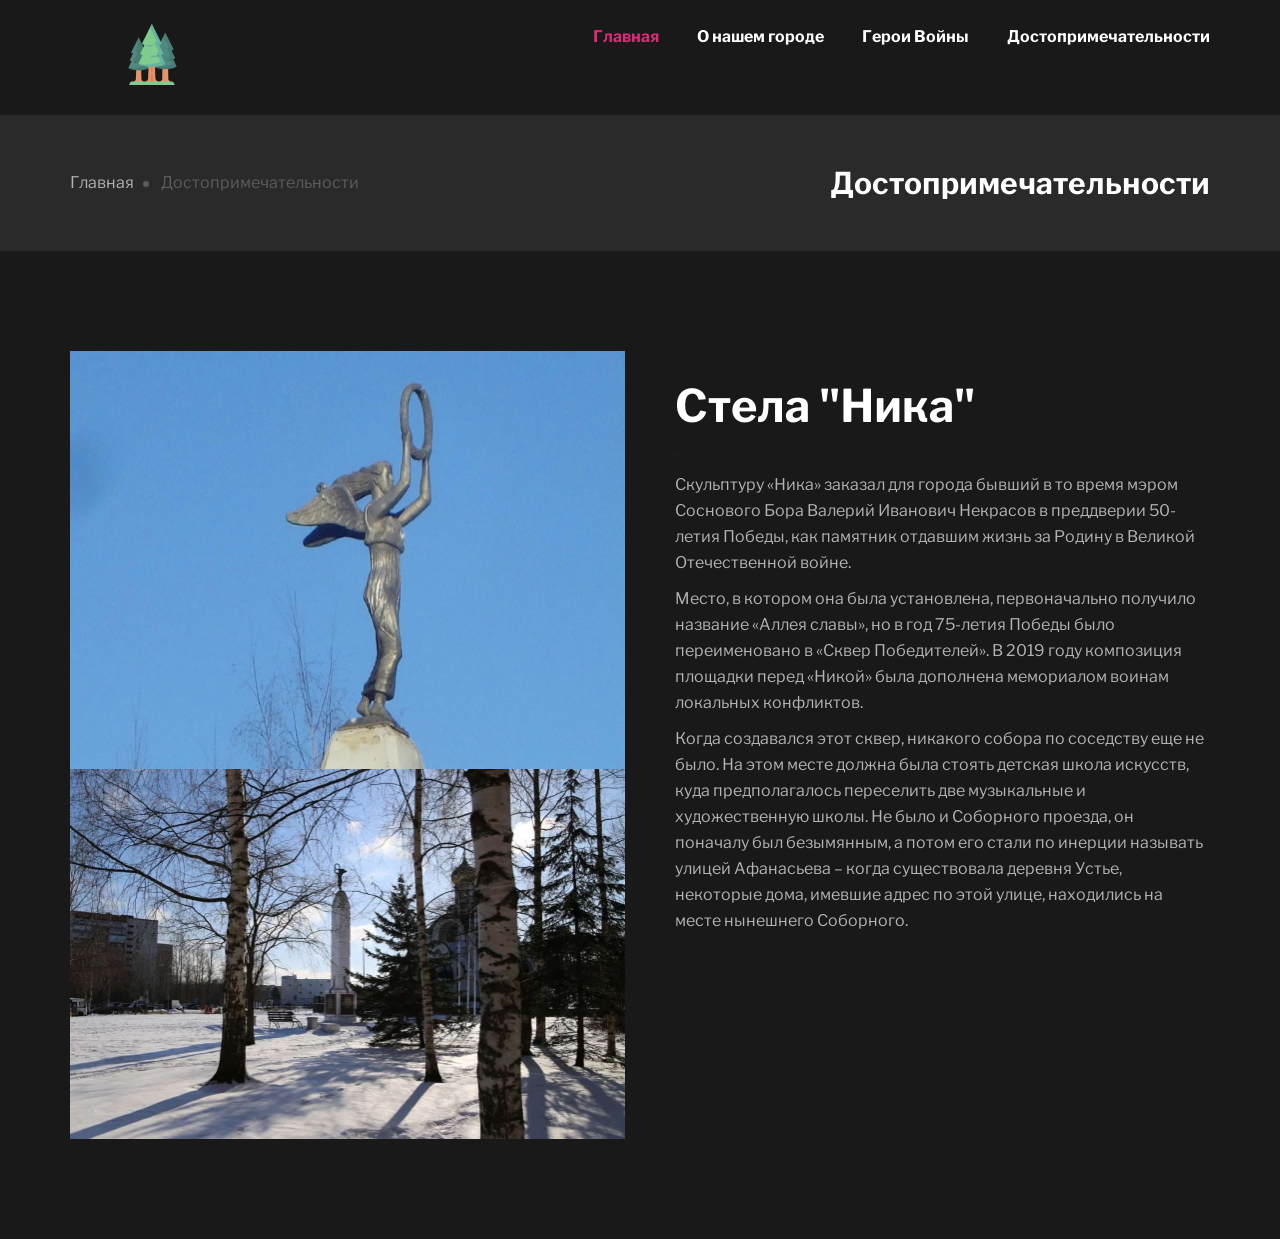
<file: arhit6.html>
<!DOCTYPE html>
<html lang="zxx">

<head>
    <meta charset="UTF-8">
    <meta name="description" content="Hazze Template">
    <meta name="keywords" content="Hazze, unica, creative, html">
    <meta name="viewport" content="width=device-width, initial-scale=1.0">
    <meta http-equiv="X-UA-Compatible" content="ie=edge">
    <title>Сосновый Бор</title>

    <!-- Google Font -->
    <link href="https://fonts.googleapis.com/css?family=Libre+Franklin:400,500,600,700,800,900&display=swap"
        rel="stylesheet">

    <!-- Css Styles -->
    <link rel="stylesheet" href="css/bootstrap.min.css" type="text/css">
    <link rel="stylesheet" href="css/font-awesome.min.css" type="text/css">
    <link rel="stylesheet" href="css/themify-icons.css" type="text/css">
    <link rel="stylesheet" href="css/owl.carousel.min.css" type="text/css">
    <link rel="stylesheet" href="css/magnific-popup.css" type="text/css">
    <link rel="stylesheet" href="css/slicknav.min.css" type="text/css">
    <link rel="stylesheet" href="css/style.css" type="text/css">
</head>

<body>
    <!-- Page Preloder -->
    <div id="preloder">
        <div class="loader"></div>
    </div>

   <!-- Header Section Begin -->
    <header class="header-section">
        <div class="container">
            <div class="row">
                <div class="col-lg-2 col-md-2">
                    <div class="logo">
                        <a href="#">
                            <img src="img/logo.png" alt="">
                        </a>
                    </div>
                </div>
                <div class="col-lg-10 col-md-10">
                    <div class="main-menu mobile-menu">
                        <ul>
                            <li class="active"><a href="./index.html">Главная</a></li>
                            <li><a href="./about-us.html">О нашем городе</a></li>
                            <li><a href="./hero.html">Герои Войны</a></li>
                            <li><a href="./arhit.html">Достопримечательности</a></li>
                        </ul>
                    </div>
                </div>
            </div>
            <div id="mobile-menu-wrap"></div>
        </div>
    </header>
    <!-- Header End -->
    <!-- Breadcrumb Section Begin -->
    <section class="breadcrumb-section">
        <div class="container">
            <div class="row">
                <div class="col-lg-6 col-md-6">
                    <div class="breadcrumb-option">
                        <a href="#">Главная</a>
                        <span>Достопримечательности</span>
                    </div>
                </div>
                <div class="col-lg-6 col-md-6 text-right">
                    <div class="breadcrumb-text">
                        <h3>Достопримечательности</h3>
                    </div>
                </div>
            </div>
        </div>
    </section>
    <!-- Breadcrumb Section End -->
    <!-- About Us Section Begin -->
    <section class="about-us-section spad">
        <div class="container">
            <div class="row">
                <div class="col-lg-6">
                    <div class="as-pic">
                        <img src="img/arhit/arhit-6.png" alt="">
                        <img src="img/arhit/arhit-6.2.jpg" alt="">
                    </div>
                </div>
                <div class="col-lg-6">
                    <div class="as-text ap-text">
                        <div class="section-title">
                            <h2>Стела "Ника"</h2>
                        </div>
                        `  <p class="f-para">Скульптуру «Ника» заказал для города бывший в то время мэром Соснового Бора Валерий Иванович Некрасов в преддверии 50-летия Победы, как памятник отдавшим жизнь за Родину в Великой Отечественной войне. </p>

                        <p class="f-para">Место, в котором она была установлена, первоначально получило название «Аллея славы», но в год 75-летия Победы было переименовано в «Сквер Победителей». В 2019 году композиция площадки перед «Никой» была дополнена мемориалом воинам локальных конфликтов. </p>

                        <p class="f-para">Когда создавался этот сквер, никакого собора по соседству еще не было. На этом месте должна была стоять детская школа искусств, куда предполагалось переселить две музыкальные и художественную школы. Не было и Соборного проезда, он поначалу был безымянным, а потом его стали по инерции называть улицей Афанасьева – когда существовала деревня Устье, некоторые дома, имевшие адрес по этой улице, находились на месте нынешнего Соборного.</p>
                    </div>                       
                    </div>
                </div>
            </div>
    </section>
    <!-- Js Plugins -->
    <script src="js/jquery-3.3.1.min.js"></script>
    <script src="js/bootstrap.min.js"></script>
    <script src="js/jquery.magnific-popup.min.js"></script>
    <script src="js/mixitup.min.js"></script>
    <script src="js/jquery.slicknav.js"></script>
    <script src="js/owl.carousel.min.js"></script>
    <script src="js/main.js"></script>
</body>

</html>
</file>
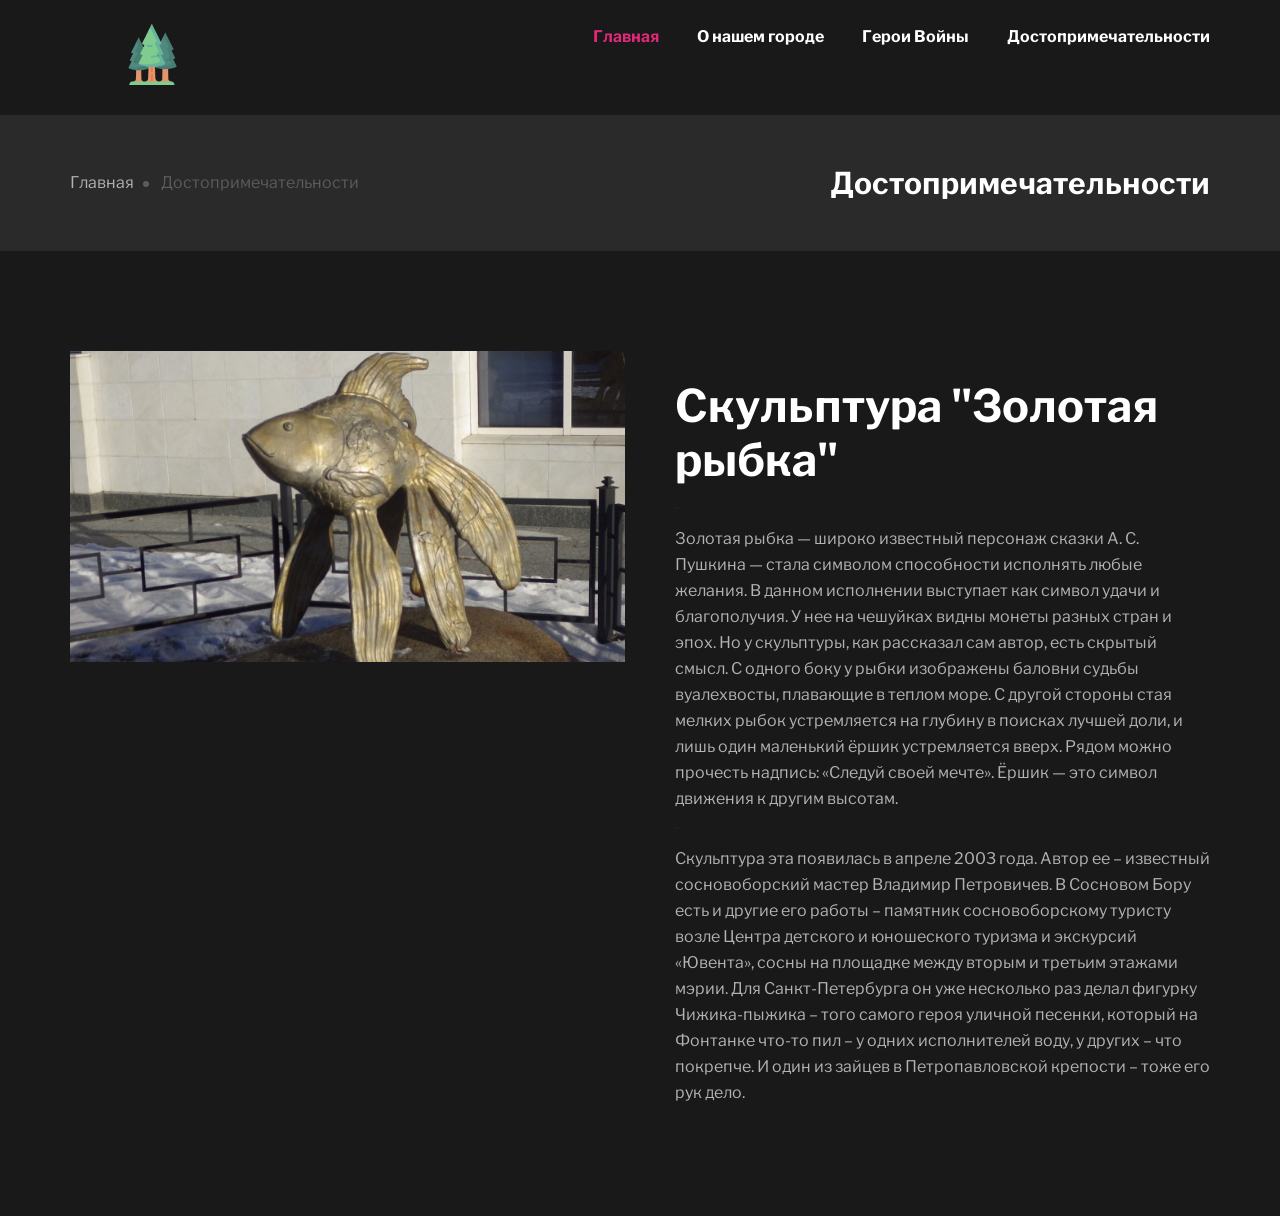
<file: arhit7.html>
<!DOCTYPE html>
<html lang="zxx">

<head>
    <meta charset="UTF-8">
    <meta name="description" content="Hazze Template">
    <meta name="keywords" content="Hazze, unica, creative, html">
    <meta name="viewport" content="width=device-width, initial-scale=1.0">
    <meta http-equiv="X-UA-Compatible" content="ie=edge">
    <title>Сосновый Бор</title>

    <!-- Google Font -->
    <link href="https://fonts.googleapis.com/css?family=Libre+Franklin:400,500,600,700,800,900&display=swap"
        rel="stylesheet">

    <!-- Css Styles -->
    <link rel="stylesheet" href="css/bootstrap.min.css" type="text/css">
    <link rel="stylesheet" href="css/font-awesome.min.css" type="text/css">
    <link rel="stylesheet" href="css/themify-icons.css" type="text/css">
    <link rel="stylesheet" href="css/owl.carousel.min.css" type="text/css">
    <link rel="stylesheet" href="css/magnific-popup.css" type="text/css">
    <link rel="stylesheet" href="css/slicknav.min.css" type="text/css">
    <link rel="stylesheet" href="css/style.css" type="text/css">
</head>

<body>
    <!-- Page Preloder -->
    <div id="preloder">
        <div class="loader"></div>
    </div>

   <!-- Header Section Begin -->
    <header class="header-section">
        <div class="container">
            <div class="row">
                <div class="col-lg-2 col-md-2">
                    <div class="logo">
                        <a href="#">
                            <img src="img/logo.png" alt="">
                        </a>
                    </div>
                </div>
                <div class="col-lg-10 col-md-10">
                    <div class="main-menu mobile-menu">
                        <ul>
                            <li class="active"><a href="./index.html">Главная</a></li>
                            <li><a href="./about-us.html">О нашем городе</a></li>
                            <li><a href="./hero.html">Герои Войны</a></li>
                            <li><a href="./arhit.html">Достопримечательности</a></li>
                        </ul>
                    </div>
                </div>
            </div>
            <div id="mobile-menu-wrap"></div>
        </div>
    </header>
    <!-- Header End -->
    <!-- Breadcrumb Section Begin -->
    <section class="breadcrumb-section">
        <div class="container">
            <div class="row">
                <div class="col-lg-6 col-md-6">
                    <div class="breadcrumb-option">
                        <a href="#">Главная</a>
                        <span>Достопримечательности</span>
                    </div>
                </div>
                <div class="col-lg-6 col-md-6 text-right">
                    <div class="breadcrumb-text">
                        <h3>Достопримечательности</h3>
                    </div>
                </div>
            </div>
        </div>
    </section>
    <!-- Breadcrumb Section End -->
    <!-- About Us Section Begin -->
    <section class="about-us-section spad">
        <div class="container">
            <div class="row">
                <div class="col-lg-6">
                    <div class="as-pic">
                        <img src="img/arhit/arhit-7.2.jpg" alt="">
                    </div>
                </div>
                <div class="col-lg-6">
                    <div class="as-text ap-text">
                        <div class="section-title">
                            <h2>Скульптура "Золотая рыбка"</h2>
                        </div>
                         `  <p class="f-para">Золотая рыбка — широко известный персонаж сказки А. С. Пушкина — стала символом способности исполнять любые желания. В данном исполнении выступает как символ удачи и благополучия. У нее на чешуйках видны монеты разных стран и эпох. Но у скульптуры, как рассказал сам автор, есть скрытый смысл. С одного боку у рыбки изображены баловни судьбы вуалехвосты, плавающие в теплом море. С другой стороны стая мелких рыбок устремляется на глубину в поисках лучшей доли, и лишь один маленький ёршик устремляется вверх. Рядом можно прочесть надпись: «Следуй своей мечте». Ёршик — это символ движения к другим высотам.</p>
                         `  <p class="f-para">Скульптура эта появилась в апреле 2003 года. Автор ее – известный сосновоборский мастер Владимир Петровичев. В Сосновом Бору есть и другие его работы – памятник сосновоборскому туристу возле Центра детского и юношеского туризма и экскурсий «Ювента», сосны на площадке между вторым и третьим этажами мэрии. Для Санкт-Петербурга он уже несколько раз делал фигурку Чижика-пыжика – того самого героя уличной песенки, который на Фонтанке что-то пил – у одних исполнителей воду, у других – что покрепче. И один из зайцев в Петропавловской крепости – тоже его рук дело.</p>
                     </div>                       
                    </div>
                </div>
            </div>
    </section>
    <!-- Js Plugins -->
    <script src="js/jquery-3.3.1.min.js"></script>
    <script src="js/bootstrap.min.js"></script>
    <script src="js/jquery.magnific-popup.min.js"></script>
    <script src="js/mixitup.min.js"></script>
    <script src="js/jquery.slicknav.js"></script>
    <script src="js/owl.carousel.min.js"></script>
    <script src="js/main.js"></script>
</body>

</html>
</file>
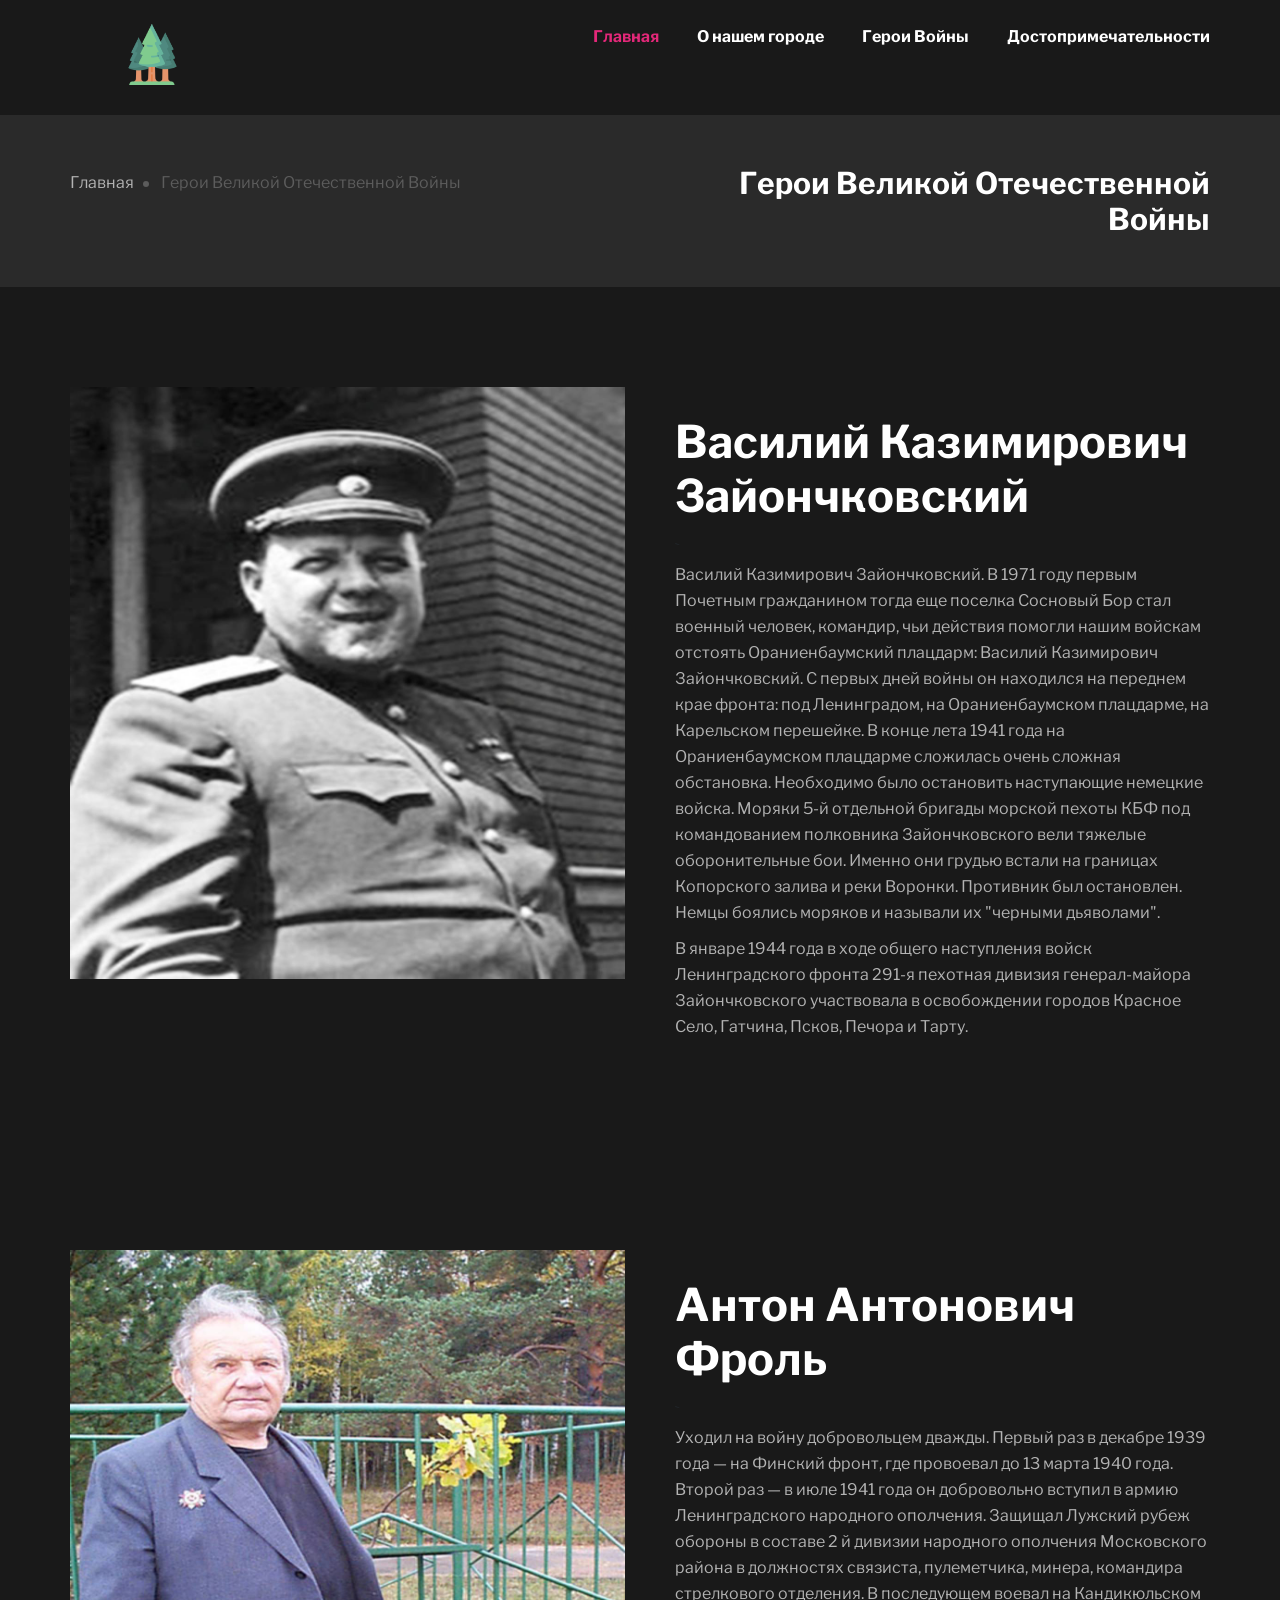
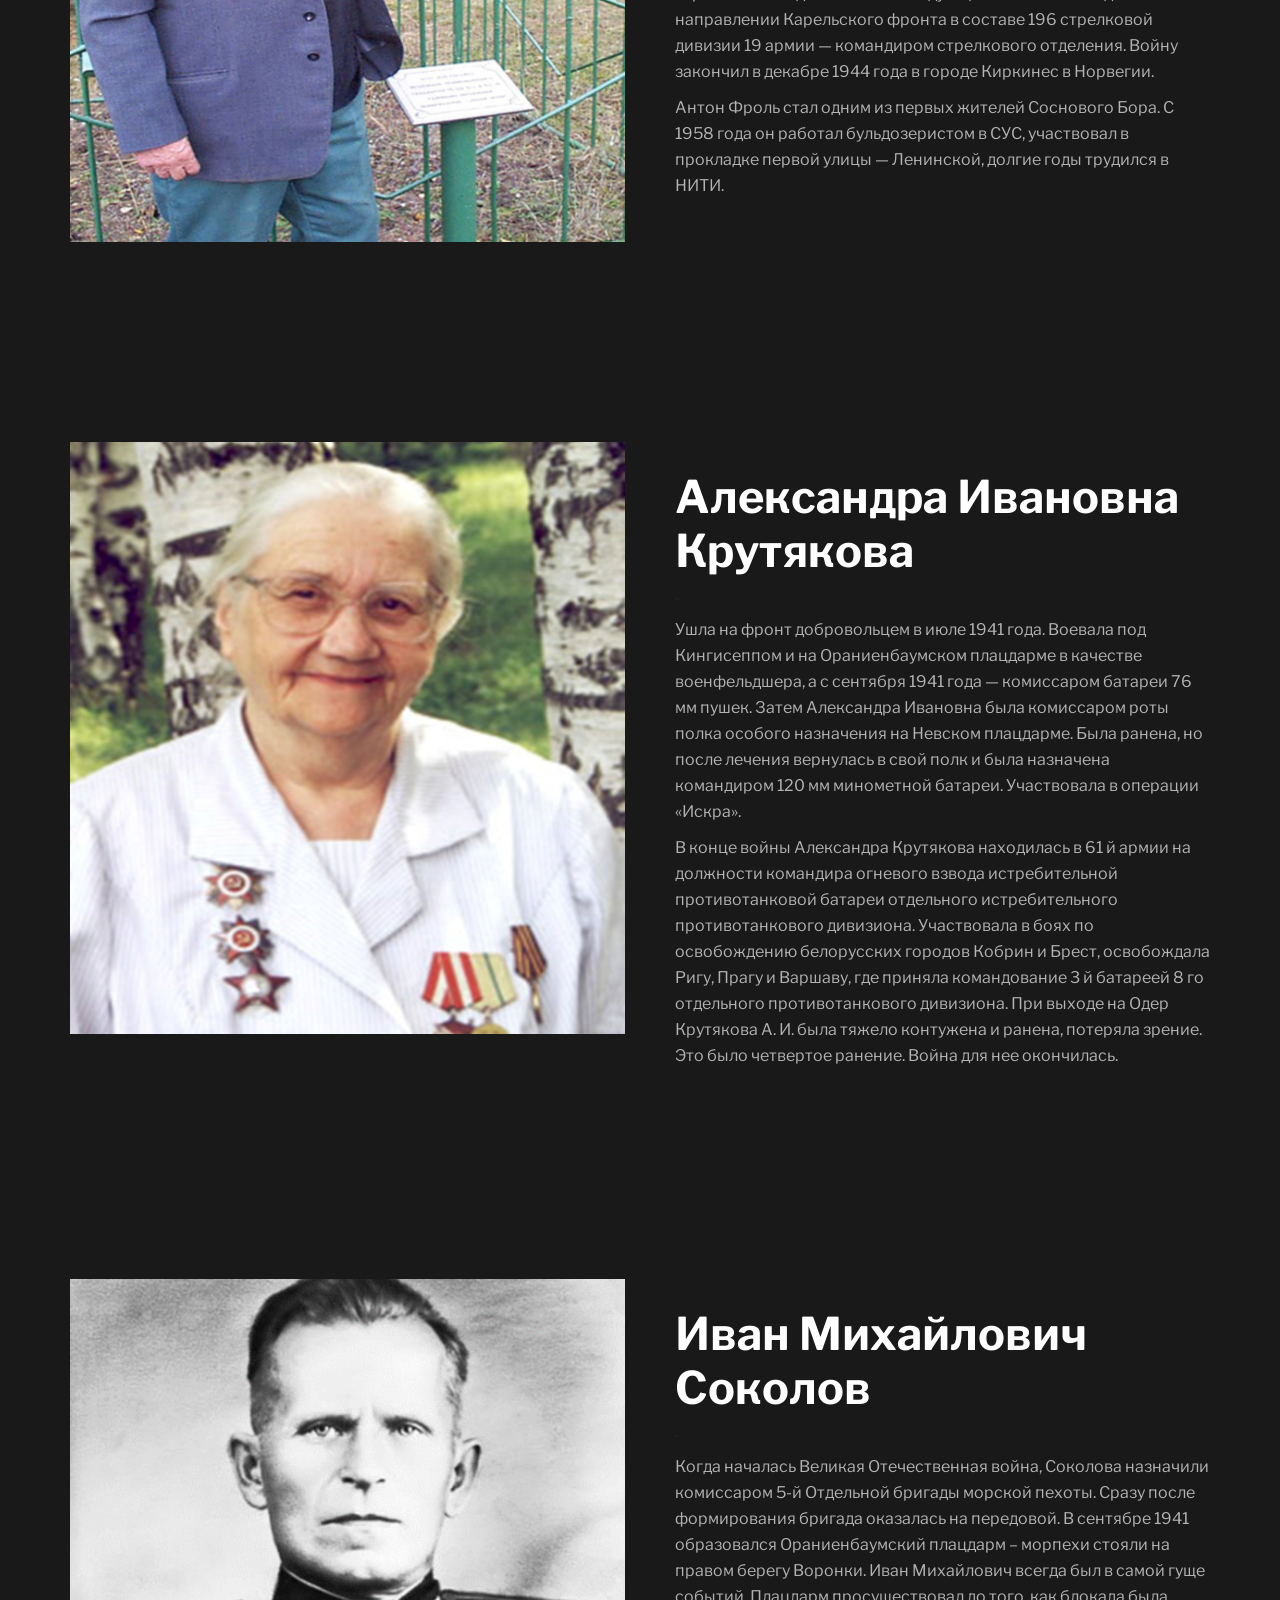
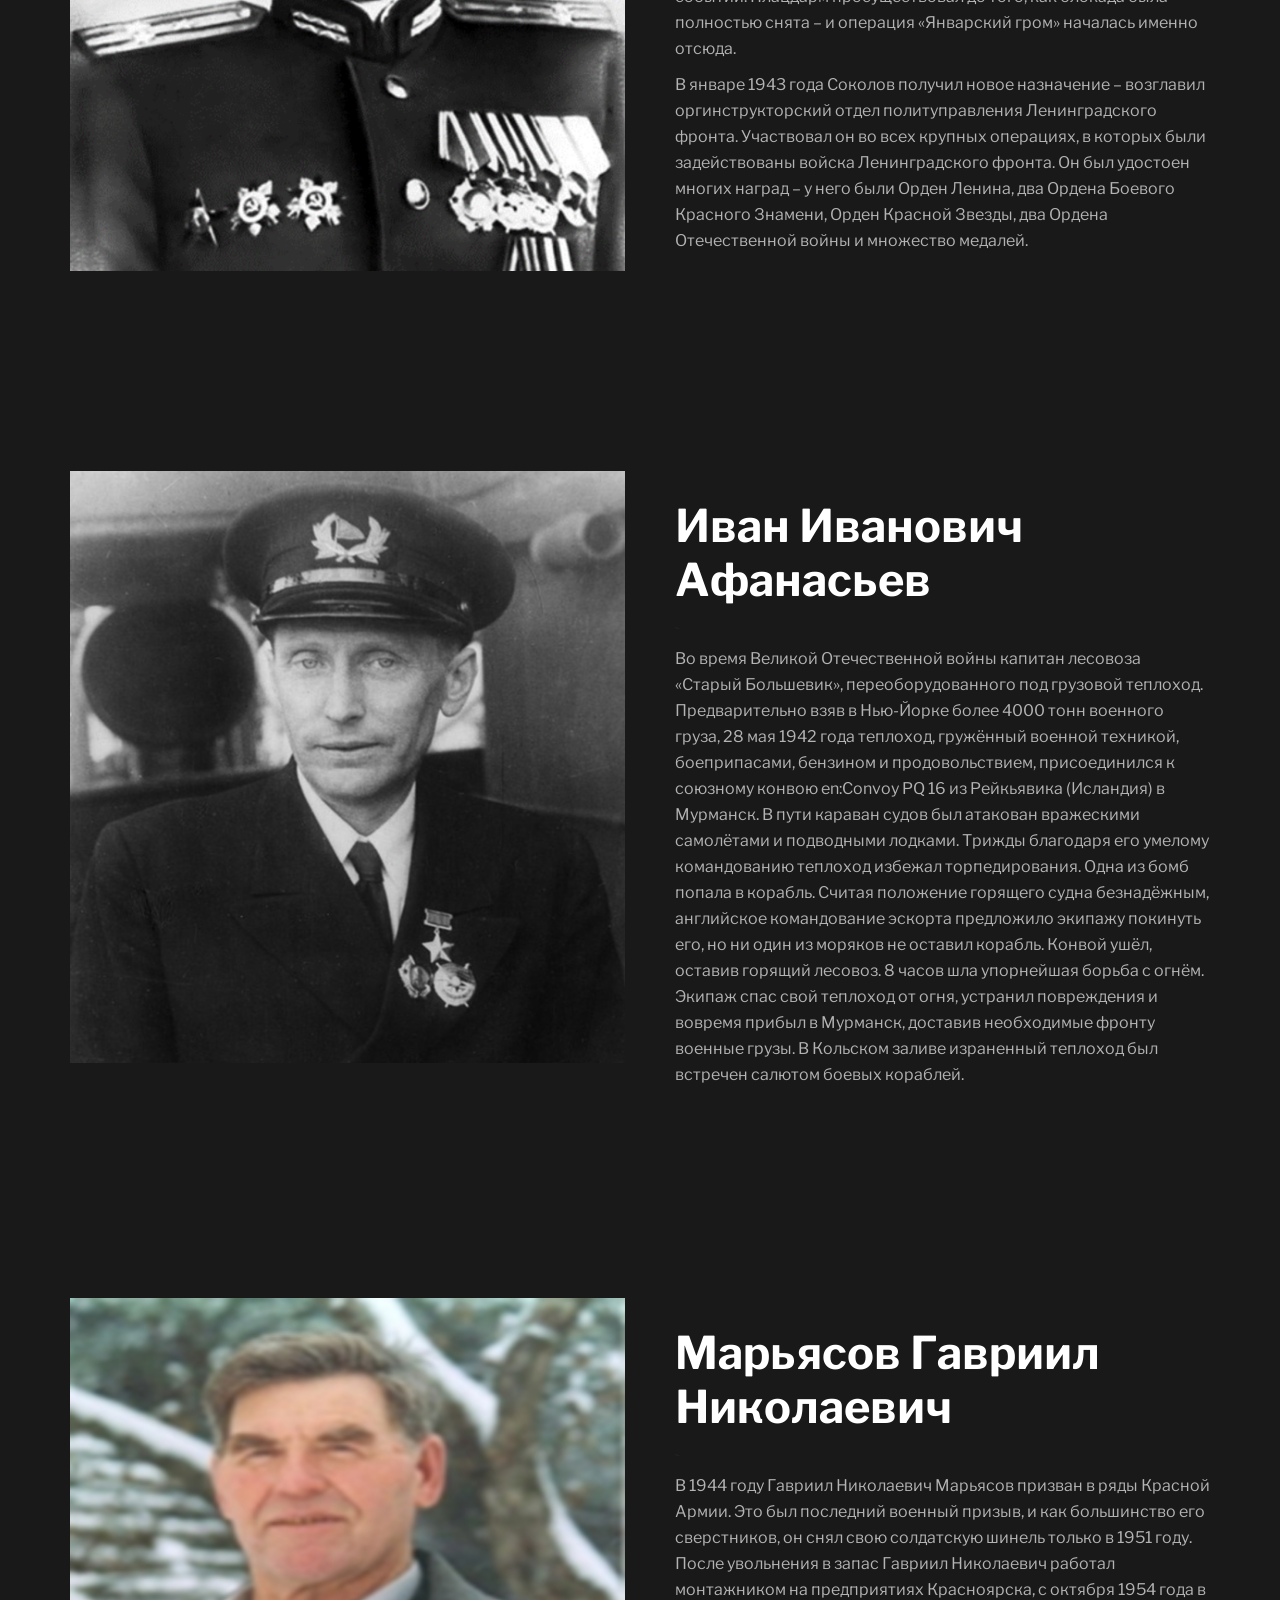
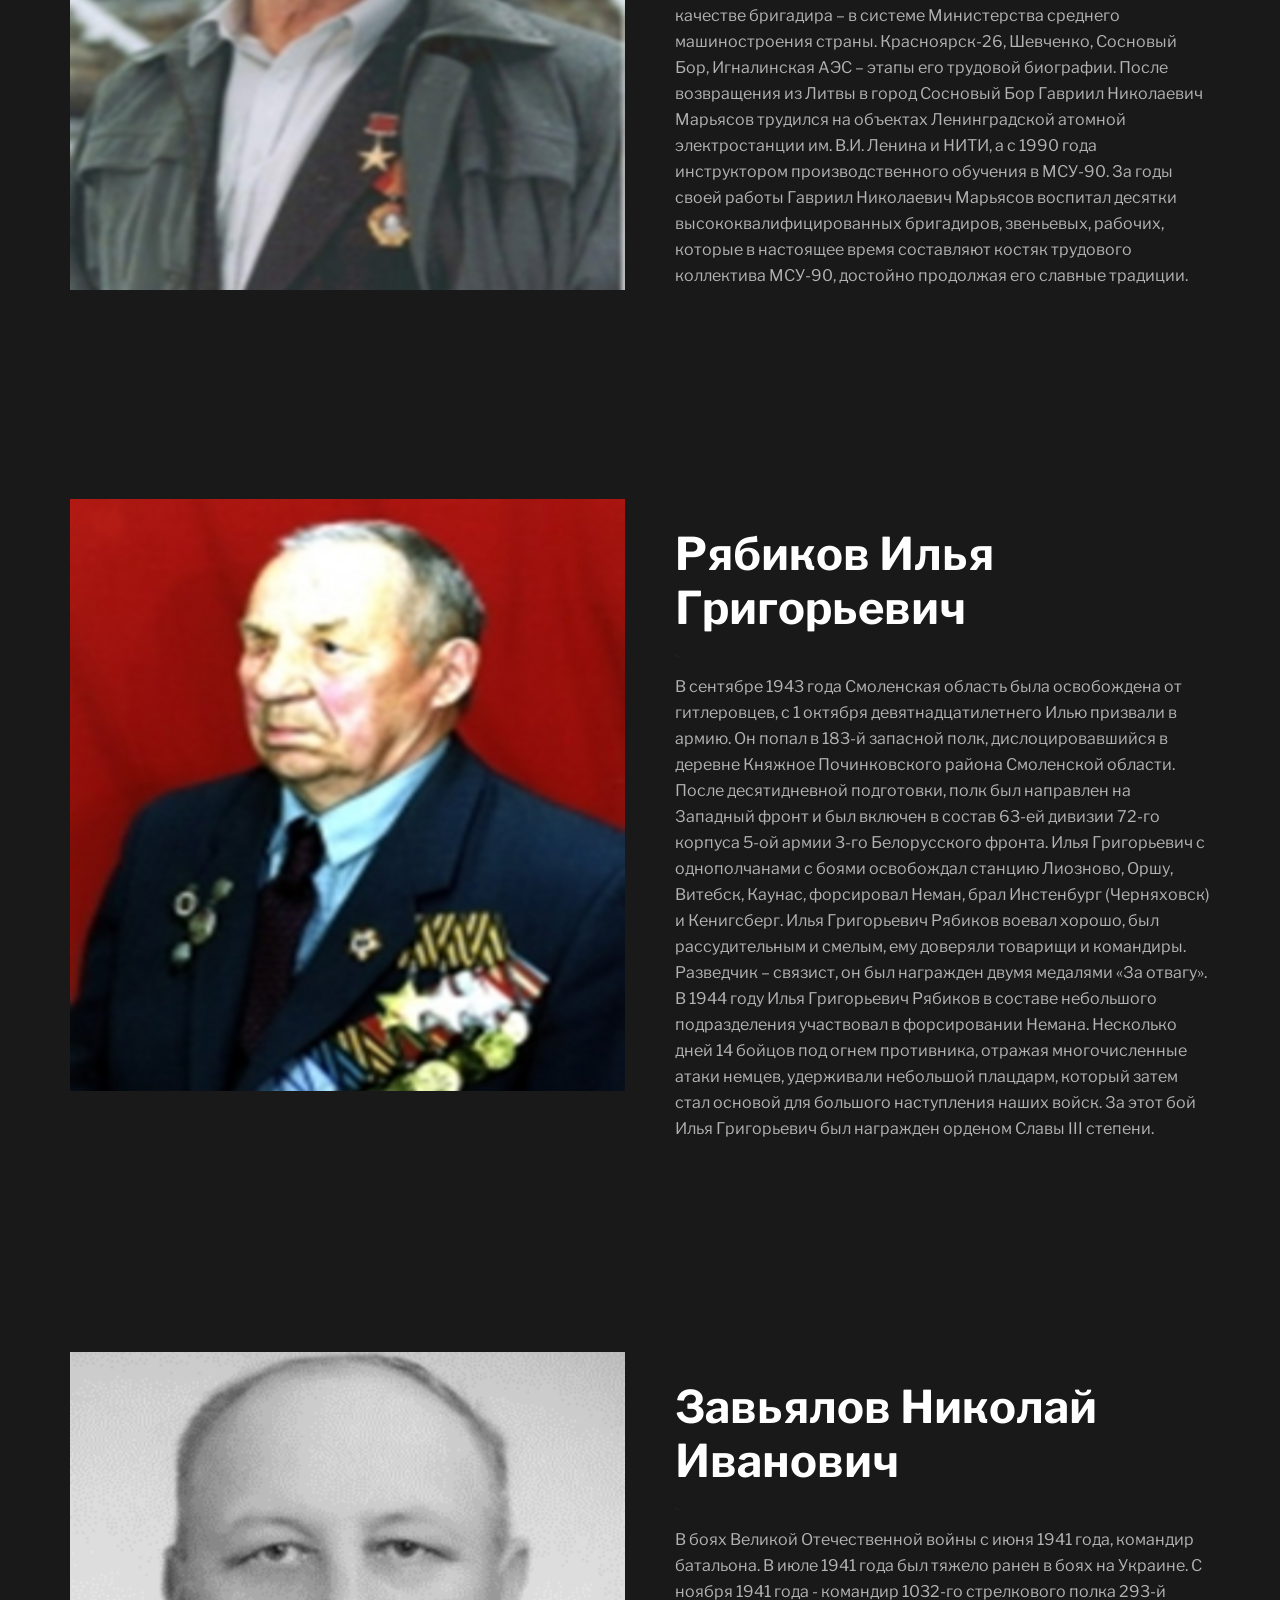
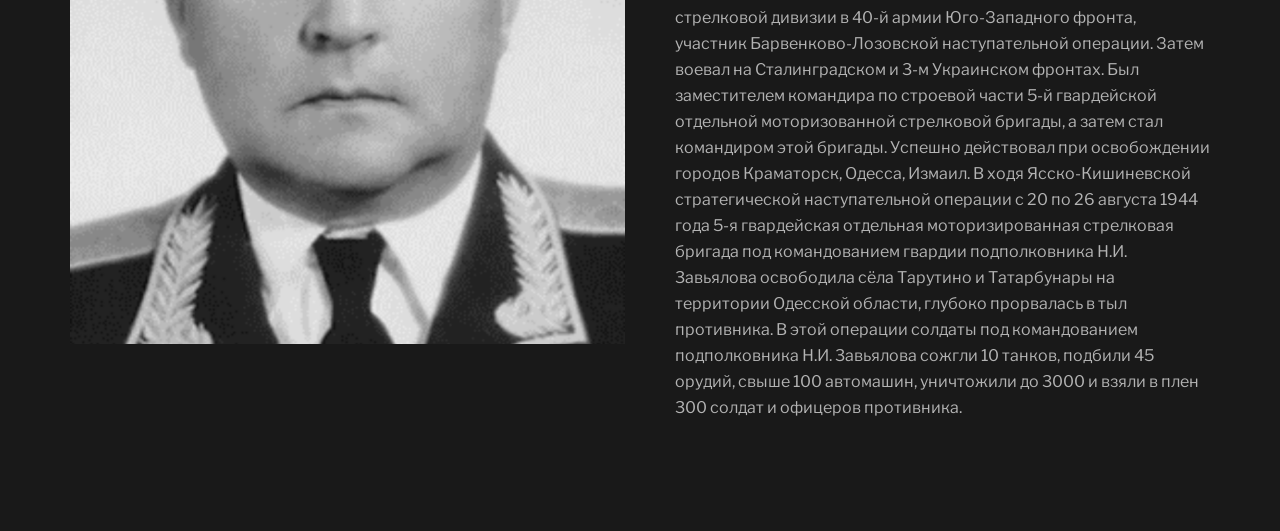
<file: hero.html>
<!DOCTYPE html>
<html lang="zxx">

<head>
    <meta charset="UTF-8">
    <meta name="description" content="Сосновый Бор">
    <meta name="keywords" content="Hazze, unica, creative, html">
    <meta name="viewport" content="width=device-width, initial-scale=1.0">
    <meta http-equiv="X-UA-Compatible" content="ie=edge">
    <title>Сосновый Бор</title>

    <!-- Google Font -->
    <link href="https://fonts.googleapis.com/css?family=Libre+Franklin:400,500,600,700,800,900&display=swap"
        rel="stylesheet">

    <!-- Css Styles -->
    <link rel="stylesheet" href="css/bootstrap.min.css" type="text/css">
    <link rel="stylesheet" href="css/font-awesome.min.css" type="text/css">
    <link rel="stylesheet" href="css/themify-icons.css" type="text/css">
    <link rel="stylesheet" href="css/owl.carousel.min.css" type="text/css">
    <link rel="stylesheet" href="css/magnific-popup.css" type="text/css">
    <link rel="stylesheet" href="css/slicknav.min.css" type="text/css">
    <link rel="stylesheet" href="css/style.css" type="text/css">
</head>

<body>
    <!-- Page Preloder -->
    <div id="preloder">
        <div class="loader"></div>
    </div>

   <!-- Header Section Begin -->
    <header class="header-section">
        <div class="container">
            <div class="row">
                <div class="col-lg-2 col-md-2">
                    <div class="logo">
                        <a href="#">
                            <img src="img/logo.png" alt="">
                        </a>
                    </div>
                </div>
                <div class="col-lg-10 col-md-10">
                    <div class="main-menu mobile-menu">
                        <ul>
                            <li class="active"><a href="./index.html">Главная</a></li>
                            <li><a href="./about-us.html">О нашем городе</a></li>
                            <li><a href="./hero.html">Герои Войны</a></li>
                            <li><a href="./arhit.html">Достопримечательности</a></li>
                        </ul>
                    </div>
                </div>
            </div>
            <div id="mobile-menu-wrap"></div>
        </div>
    </header>
    <!-- Header End -->
    <!-- Breadcrumb Section Begin -->
    <section class="breadcrumb-section">
        <div class="container">
            <div class="row">
                <div class="col-lg-6 col-md-6">
                    <div class="breadcrumb-option">
                        <a href="#">Главная</a>
                        <span>Герои Великой Отечественной Войны</span>
                    </div>
                </div>
                <div class="col-lg-6 col-md-6 text-right">
                    <div class="breadcrumb-text">
                        <h3>Герои Великой Отечественной Войны</h3>
                    </div>
                </div>
            </div>
        </div>
    </section>
    <!-- Breadcrumb Section End -->
    <!-- About Us Section Begin -->
    <section class="about-us-section spad">
        <div class="container">
            <div class="row">
                <div class="col-lg-6">
                    <div class="as-pic">
                        <img src="img/hero/hero1.jpg" alt="">
                    </div>
                </div>
                <div class="col-lg-6">
                    <div class="as-text ap-text">
                        <div class="section-title">
                            <h2>Василий Казимирович Зайончковский</h2>
                        </div>
                         `  <p class="f-para">Василий Казимирович Зайончковский.
                        В 1971 году первым Почетным гражданином тогда еще поселка Сосновый Бор стал военный человек, командир, чьи действия помогли нашим войскам отстоять Ораниенбаумский плацдарм: Василий Казимирович Зайончковский. С первых дней войны он находился на переднем крае фронта: под Ленинградом, на Ораниенбаумском плацдарме, на Карельском перешейке. В конце лета 1941 года на Ораниенбаумском плацдарме сложилась очень сложная обстановка. Необходимо было остановить наступающие немецкие войска. Моряки 5-й отдельной бригады морской пехоты КБФ под командованием полковника Зайончковского вели тяжелые оборонительные бои. Именно они грудью встали на границах Копорского залива и реки Воронки. Противник был остановлен. Немцы боялись моряков и называли их "черными дьяволами".
                        </p>
                            <p class="f-para">В январе 1944 года в ходе общего наступления войск Ленинградского фронта 291-я пехотная дивизия генерал-майора Зайончковского участвовала в освобождении городов Красное Село, Гатчина, Псков, Печора и Тарту.
                        </p>
                    </div>                       
                    </div>
                </div>
            </div>
    </section>
    <section class="about-us-section spad">
        <div class="container">
            <div class="row">
                <div class="col-lg-6">
                    <div class="as-pic">
                        <img src="img/hero/hero2.jpg" alt="">
                    </div>
                </div>
                <div class="col-lg-6">
                    <div class="as-text ap-text">
                        <div class="section-title">
                            <h2>Антон Антонович Фроль</h2>
                        </div>
                          `  <p class="f-para">Уходил на войну добровольцем дважды. Первый раз в декабре 1939 года — на Финский фронт, где провоевал до 13 марта 1940 года. Второй раз — в июле 1941 года он добровольно вступил в армию Ленинградского народного ополчения. Защищал Лужский рубеж обороны в составе 2 й дивизии народного ополчения Московского района в должностях связиста, пулеметчика, минера, командира стрелкового отделения. В последующем воевал на Кандикюльском направлении Карельского фронта в составе 196 стрелковой дивизии 19 армии — командиром стрелкового отделения. Войну закончил в декабре 1944 года в городе Киркинес в Норвегии.
                        </p>
                            <p class="f-para">Антон Фроль стал одним из первых жителей Соснового Бора. С 1958 года он работал бульдозеристом в СУС, участвовал в прокладке первой улицы — Ленинской, долгие годы трудился в НИТИ.
                        </p>
                    </div>
                </div>
            </div>
        </div>
    </section>
    <section class="about-us-section spad">
        <div class="container">
            <div class="row">
                <div class="col-lg-6">
                    <div class="as-pic">
                        <img src="img/hero/hero3.jpg" alt="">
                    </div>
                </div>
                <div class="col-lg-6">
                    <div class="as-text ap-text">
                        <div class="section-title">
                            <h2>Александра Ивановна Крутякова</h2>
                        </div>
                          `  <p class="f-para">Ушла на фронт добровольцем в июле 1941 года. Воевала под Кингисеппом и на Ораниенбаумском плацдарме в качестве военфельдшера, а с сентября 1941 года — комиссаром батареи 76 мм пушек. Затем Александра Ивановна была комиссаром роты полка особого назначения на Невском плацдарме. Была ранена, но после лечения вернулась в свой полк и была назначена командиром 120 мм минометной батареи. Участвовала в операции «Искра».
                        </p>
                            <p class="f-para">В конце войны Александра Крутякова находилась в 61 й армии на должности командира огневого взвода истребительной противотанковой батареи отдельного истребительного противотанкового дивизиона. Участвовала в боях по освобождению белорусских городов Кобрин и Брест, освобождала Ригу, Прагу и Варшаву, где приняла командование 3 й батареей 8 го отдельного противотанкового дивизиона. При выходе на Одер Крутякова А. И. была тяжело контужена и ранена, потеряла зрение. Это было четвертое ранение. Война для нее окончилась.
                        </p>                         
                    </div>
                </div>
            </div>
        </div>
    </section>
    <section class="about-us-section spad">
        <div class="container">
            <div class="row">
                <div class="col-lg-6">
                    <div class="as-pic">
                        <img src="img/hero/hero4.jpg" alt="">
                    </div>
                </div>
                <div class="col-lg-6">
                    <div class="as-text ap-text">
                        <div class="section-title">
                            <h2>Иван Михайлович Соколов</h2>
                        </div>
                          `  <p class="f-para">Когда началась Великая Отечественная война, Соколова назначили комиссаром 5-й Отдельной бригады морской пехоты. Сразу после формирования бригада оказалась на передовой. В сентябре 1941 образовался Ораниенбаумский плацдарм – морпехи стояли на правом берегу Воронки. Иван Михайлович всегда был в самой гуще событий. Плацдарм просуществовал до того, как блокада была полностью снята – и операция «Январский гром» началась именно отсюда.
                            </p>
                             <p class="f-para">В январе 1943 года Соколов получил новое назначение – возглавил оргинструкторский отдел политуправления Ленинградского фронта. Участвовал он во всех крупных операциях, в которых были задействованы войска Ленинградского фронта.
                            Он был удостоен многих наград – у него были Орден Ленина, два Ордена Боевого Красного Знамени, Орден Красной Звезды, два Ордена Отечественной войны и множество медалей.
                            </p>
                    </div>
                </div>
            </div>
        </div>
    </section>
    <section class="about-us-section spad">
        <div class="container">
            <div class="row">
                <div class="col-lg-6">
                    <div class="as-pic">
                        <img src="img/hero/hero5.jpg" alt="">
                    </div>
                </div>
                <div class="col-lg-6">
                    <div class="as-text ap-text">
                        <div class="section-title">
                            <h2>Иван Иванович Афанасьев</h2>
                        </div>
                          `  <p class="f-para">Во время Великой Отечественной войны капитан лесовоза «Старый Большевик», переоборудованного под грузовой теплоход. Предварительно взяв в Нью-Йорке более 4000 тонн военного груза, 28 мая 1942 года теплоход, гружённый военной техникой, боеприпасами, бензином и продовольствием, присоединился к союзному конвою en:Convoy PQ 16 из Рейкьявика (Исландия) в Мурманск. В пути караван судов был атакован вражескими самолётами и подводными лодками. Трижды благодаря его умелому командованию теплоход избежал торпедирования. Одна из бомб попала в корабль. Считая положение горящего судна безнадёжным, английское командование эскорта предложило экипажу покинуть его, но ни один из моряков не оставил корабль. Конвой ушёл, оставив горящий лесовоз. 8 часов шла упорнейшая борьба с огнём. Экипаж спас свой теплоход от огня, устранил повреждения и вовремя прибыл в Мурманск, доставив необходимые фронту военные грузы. В Кольском заливе израненный теплоход был встречен салютом боевых кораблей.
                        </p>
                    </div>
                </div>
            </div>
        </div>
    </section>
    <section class="about-us-section spad">
        <div class="container">
            <div class="row">
                <div class="col-lg-6">
                    <div class="as-pic">
                        <img src="img/hero/hero6.jpg" alt="">
                    </div>
                </div>
                <div class="col-lg-6">
                    <div class="as-text ap-text">
                        <div class="section-title">
                            <h2>Марьясов Гавриил Николаевич</h2>
                        </div>
                          `  <p class="f-para">В 1944 году Гавриил Николаевич Марьясов призван в ряды Красной Армии. Это был последний военный призыв, и как большинство его сверстников, он снял свою солдатскую шинель только в 1951 году.
                        После увольнения в запас Гавриил Николаевич работал монтажником на предприятиях Красноярска, с октября 1954 года в качестве бригадира – в системе Министерства среднего машиностроения страны. Красноярск-26, Шевченко, Сосновый Бор, Игналинская АЭС – этапы его трудовой биографии.
                        После возвращения из Литвы в город Сосновый Бор Гавриил Николаевич Марьясов трудился на объектах Ленинградской атомной электростанции им. В.И. Ленина и НИТИ, а с 1990 года инструктором производственного обучения в МСУ-90.
                        За годы своей работы Гавриил Николаевич Марьясов воспитал десятки высококвалифицированных бригадиров, звеньевых, рабочих, которые в настоящее время составляют костяк трудового коллектива МСУ-90, достойно продолжая его славные традиции.
                        </p>
                </div>
            </div>
        </div>
    </div>
</section>
    <section class="about-us-section spad">
        <div class="container">
            <div class="row">
                <div class="col-lg-6">
                    <div class="as-pic">
                        <img src="img/hero/hero7.jpg" alt="">
                    </div>
                </div>
                <div class="col-lg-6">
                    <div class="as-text ap-text">
                        <div class="section-title">
                            <h2>Рябиков Илья Григорьевич</h2>
                        </div>
                          `  <p class="f-para">В сентябре 1943 года Смоленская область была освобождена от гитлеровцев, с 1 октября девятнадцатилетнего Илью призвали в армию. Он попал в 183-й запасной полк, дислоцировавшийся в деревне Княжное Починковского района Смоленской области. После десятидневной подготовки, полк был направлен на Западный фронт и был включен в состав 63-ей дивизии 72-го корпуса 5-ой армии 3-го Белорусского фронта. Илья Григорьевич с однополчанами с боями освобождал станцию Лиозново, Оршу, Витебск, Каунас, форсировал Неман, брал Инстенбург (Черняховск) и Кенигсберг.
                        Илья Григорьевич Рябиков воевал хорошо, был рассудительным и смелым, ему доверяли товарищи и командиры. Разведчик – связист, он был награжден двумя медалями «За отвагу». В 1944 году Илья Григорьевич Рябиков в составе небольшого подразделения участвовал в форсировании Немана. Несколько дней 14 бойцов под огнем противника, отражая многочисленные атаки немцев, удерживали небольшой плацдарм, который затем стал основой для большого наступления наших войск. За этот бой Илья Григорьевич был награжден орденом Славы III степени.
                        </p>
                    </div>
                </div>
            </div>
        </div>
    </section>
  <section class="about-us-section spad">
        <div class="container">
            <div class="row">
                <div class="col-lg-6">
                    <div class="as-pic">
                        <img src="img/hero/hero8.jpg" alt="">
                    </div>
                </div>
                <div class="col-lg-6">
                    <div class="as-text ap-text">
                        <div class="section-title">
                            <h2>Завьялов Николай Иванович</h2>
                        </div>
                          `  <p class="f-para">В боях Великой Отечественной войны с июня 1941 года, командир батальона. В июле 1941 года был тяжело ранен в боях на Украине. С ноября 1941 года - командир 1032-го стрелкового полка 293-й стрелковой дивизии в 40-й армии Юго-Западного фронта, участник Барвенково-Лозовской наступательной операции. Затем воевал на Сталинградском и 3-м Украинском фронтах. Был заместителем командира по строевой части 5-й гвардейской отдельной моторизованной стрелковой бригады, а затем стал командиром этой бригады. Успешно действовал при освобождении городов Краматорск, Одесса, Измаил.
                        В ходя Ясско-Кишиневской стратегической наступательной операции с 20 по 26 августа 1944 года 5-я гвардейская отдельная моторизированная стрелковая бригада под командованием гвардии подполковника Н.И. 3авьялова освободила сёла Тарутино и Татарбунары на территории Одесской области, глубоко прорвалась в тыл противника. В этой операции солдаты под командованием подполковника Н.И. 3авьялова сожгли 10 танков, подбили 45 орудий, свыше 100 автомашин, уничтожили до 3000 и взяли в плен 300 солдат и офицеров противника.
                        </p>
                    </div>
                </div>
            </div>
        </div>
    </section>
    <!-- About Us Section End -->

    <!-- Js Plugins -->
    <script src="js/jquery-3.3.1.min.js"></script>
    <script src="js/bootstrap.min.js"></script>
    <script src="js/jquery.magnific-popup.min.js"></script>
    <script src="js/mixitup.min.js"></script>
    <script src="js/jquery.slicknav.js"></script>
    <script src="js/owl.carousel.min.js"></script>
    <script src="js/main.js"></script>
</body>

</html>
</file>
<file: css/modern.css>
:root {
  --bg: #0b0d12;
  --surface: #121620;
  --surface-soft: #171c28;
  --text: #f5f7fb;
  --muted: #a4adbd;
  --line: #262c39;
  --accent: #6f8cff;
}

* { box-sizing: border-box; margin: 0; padding: 0; }
html { scroll-behavior: smooth; }
body {
  font-family: "Inter", system-ui, -apple-system, sans-serif;
  background: var(--bg);
  color: var(--text);
  line-height: 1.6;
}

.container { width: min(1120px, 92vw); margin: 0 auto; }
img { width: 100%; display: block; }

.site-header {
  position: sticky;
  top: 0;
  z-index: 20;
  background: rgba(11, 13, 18, 0.86);
  border-bottom: 1px solid transparent;
  backdrop-filter: blur(10px);
  transition: border-color .2s ease, background .2s ease;
}
.site-header.scrolled {
  border-color: var(--line);
  background: rgba(11, 13, 18, 0.96);
}

.nav-wrap {
  min-height: 72px;
  display: flex;
  align-items: center;
  justify-content: space-between;
}
.logo {
  color: var(--text);
  text-decoration: none;
  font-weight: 700;
  letter-spacing: .02em;
}

.menu {
  list-style: none;
  display: flex;
  align-items: center;
  gap: 1.4rem;
}
.menu a {
  color: var(--muted);
  text-decoration: none;
  font-weight: 500;
}
.menu a:hover { color: var(--text); }
.menu-cta {
  border: 1px solid var(--line);
  border-radius: 999px;
  padding: .5rem .9rem;
}

.nav-toggle { display: none; background: transparent; border: 0; }
.nav-toggle span { display: block; width: 22px; height: 2px; margin: 5px 0; background: #fff; }

.hero {
  padding: 7rem 0 4rem;
  display: grid;
  gap: 1rem;
  border-bottom: 1px solid var(--line);
}
.eyebrow {
  color: var(--muted);
  text-transform: uppercase;
  font-size: .78rem;
  letter-spacing: .12em;
  font-weight: 600;
}
h1 {
  font-size: clamp(2.2rem, 6vw, 5.2rem);
  line-height: 1.02;
  max-width: 16ch;
  letter-spacing: -0.02em;
}
.lead {
  color: var(--muted);
  max-width: 66ch;
  font-size: 1.06rem;
}
.hero-actions {
  margin-top: 1.2rem;
  display: flex;
  gap: .7rem;
  flex-wrap: wrap;
}

.btn {
  text-decoration: none;
  padding: .82rem 1.1rem;
  border-radius: 12px;
  font-weight: 600;
  transition: transform .18s ease, background .18s ease;
}
.btn:hover { transform: translateY(-1px); }
.btn-primary {
  color: #fff;
  background: var(--accent);
}
.btn-secondary {
  color: var(--text);
  border: 1px solid var(--line);
  background: var(--surface);
}

.section { padding: 4.4rem 0; }
.section-head { margin-bottom: 1.4rem; }
h2 {
  font-size: clamp(1.5rem, 3.2vw, 2.6rem);
  line-height: 1.15;
  max-width: 25ch;
}
h3 {
  font-size: 1.08rem;
  margin-bottom: .4rem;
}
p { color: var(--muted); }

.grid-3, .grid-2 {
  display: grid;
  gap: .9rem;
}
.grid-3 { grid-template-columns: repeat(3, minmax(0,1fr)); }
.grid-2 { grid-template-columns: repeat(2, minmax(0,1fr)); }

.card {
  background: var(--surface);
  border: 1px solid var(--line);
  border-radius: 14px;
  padding: 1rem;
}

.gallery-grid {
  display: grid;
  grid-template-columns: repeat(12, 1fr);
  gap: .8rem;
}
.gallery-grid img {
  border-radius: 14px;
  border: 1px solid var(--line);
  object-fit: cover;
  height: 220px;
}
.gallery-grid img:nth-child(1),
.gallery-grid img:nth-child(4) { grid-column: span 7; }
.gallery-grid img:nth-child(2),
.gallery-grid img:nth-child(3) { grid-column: span 5; }

.person-card {
  display: grid;
  grid-template-columns: 84px 1fr;
  gap: .85rem;
  align-items: center;
  background: var(--surface);
  border: 1px solid var(--line);
  border-radius: 14px;
  padding: .9rem;
}
.person-card img {
  width: 84px;
  height: 84px;
  border-radius: 12px;
  object-fit: cover;
}

.cta {
  border-top: 1px solid var(--line);
}

.site-footer {
  border-top: 1px solid var(--line);
  padding: 1.1rem 0 2rem;
  color: var(--muted);
}

/* Very subtle reveal only */
.reveal {
  opacity: 0;
  transform: translateY(10px);
  transition: opacity .45s ease, transform .45s ease;
}
.reveal.in-view {
  opacity: 1;
  transform: translateY(0);
}

@media (max-width: 980px) {
  .grid-3,
  .grid-2 { grid-template-columns: 1fr; }
  .gallery-grid { grid-template-columns: 1fr; }
  .gallery-grid img { grid-column: auto !important; }
}

@media (max-width: 760px) {
  .nav-toggle { display: block; }
  .menu {
    position: absolute;
    top: 72px;
    left: 4vw;
    right: 4vw;
    display: grid;
    gap: .7rem;
    background: var(--surface-soft);
    border: 1px solid var(--line);
    border-radius: 12px;
    padding: .9rem;
    opacity: 0;
    pointer-events: none;
    transform: translateY(-8px);
    transition: opacity .2s ease, transform .2s ease;
  }
  .menu.is-open {
    opacity: 1;
    pointer-events: auto;
    transform: translateY(0);
  }
  .hero { padding-top: 4.5rem; }
}

@media (prefers-reduced-motion: reduce) {
  * { animation: none !important; transition: none !important; }
}
</file>
<file: css/themify-icons.css>
@font-face {
	font-family: 'themify';
	src:url('../fonts/themify.eot?-fvbane');
	src:url('../fonts/themify.eot?#iefix-fvbane') format('embedded-opentype'),
		url('../fonts/themify.woff?-fvbane') format('woff'),
		url('../fonts/themify.ttf?-fvbane') format('truetype'),
		url('../fonts/themify.svg?-fvbane#themify') format('svg');
	font-weight: normal;
	font-style: normal;
}

[class^="ti-"], [class*=" ti-"] {
	font-family: 'themify';
	speak: none;
	font-style: normal;
	font-weight: normal;
	font-variant: normal;
	text-transform: none;
	line-height: 1;

	/* Better Font Rendering =========== */
	-webkit-font-smoothing: antialiased;
	-moz-osx-font-smoothing: grayscale;
}

.ti-wand:before {
	content: "\e600";
}
.ti-volume:before {
	content: "\e601";
}
.ti-user:before {
	content: "\e602";
}
.ti-unlock:before {
	content: "\e603";
}
.ti-unlink:before {
	content: "\e604";
}
.ti-trash:before {
	content: "\e605";
}
.ti-thought:before {
	content: "\e606";
}
.ti-target:before {
	content: "\e607";
}
.ti-tag:before {
	content: "\e608";
}
.ti-tablet:before {
	content: "\e609";
}
.ti-star:before {
	content: "\e60a";
}
.ti-spray:before {
	content: "\e60b";
}
.ti-signal:before {
	content: "\e60c";
}
.ti-shopping-cart:before {
	content: "\e60d";
}
.ti-shopping-cart-full:before {
	content: "\e60e";
}
.ti-settings:before {
	content: "\e60f";
}
.ti-search:before {
	content: "\e610";
}
.ti-zoom-in:before {
	content: "\e611";
}
.ti-zoom-out:before {
	content: "\e612";
}
.ti-cut:before {
	content: "\e613";
}
.ti-ruler:before {
	content: "\e614";
}
.ti-ruler-pencil:before {
	content: "\e615";
}
.ti-ruler-alt:before {
	content: "\e616";
}
.ti-bookmark:before {
	content: "\e617";
}
.ti-bookmark-alt:before {
	content: "\e618";
}
.ti-reload:before {
	content: "\e619";
}
.ti-plus:before {
	content: "\e61a";
}
.ti-pin:before {
	content: "\e61b";
}
.ti-pencil:before {
	content: "\e61c";
}
.ti-pencil-alt:before {
	content: "\e61d";
}
.ti-paint-roller:before {
	content: "\e61e";
}
.ti-paint-bucket:before {
	content: "\e61f";
}
.ti-na:before {
	content: "\e620";
}
.ti-mobile:before {
	content: "\e621";
}
.ti-minus:before {
	content: "\e622";
}
.ti-medall:before {
	content: "\e623";
}
.ti-medall-alt:before {
	content: "\e624";
}
.ti-marker:before {
	content: "\e625";
}
.ti-marker-alt:before {
	content: "\e626";
}
.ti-arrow-up:before {
	content: "\e627";
}
.ti-arrow-right:before {
	content: "\e628";
}
.ti-arrow-left:before {
	content: "\e629";
}
.ti-arrow-down:before {
	content: "\e62a";
}
.ti-lock:before {
	content: "\e62b";
}
.ti-location-arrow:before {
	content: "\e62c";
}
.ti-link:before {
	content: "\e62d";
}
.ti-layout:before {
	content: "\e62e";
}
.ti-layers:before {
	content: "\e62f";
}
.ti-layers-alt:before {
	content: "\e630";
}
.ti-key:before {
	content: "\e631";
}
.ti-import:before {
	content: "\e632";
}
.ti-image:before {
	content: "\e633";
}
.ti-heart:before {
	content: "\e634";
}
.ti-heart-broken:before {
	content: "\e635";
}
.ti-hand-stop:before {
	content: "\e636";
}
.ti-hand-open:before {
	content: "\e637";
}
.ti-hand-drag:before {
	content: "\e638";
}
.ti-folder:before {
	content: "\e639";
}
.ti-flag:before {
	content: "\e63a";
}
.ti-flag-alt:before {
	content: "\e63b";
}
.ti-flag-alt-2:before {
	content: "\e63c";
}
.ti-eye:before {
	content: "\e63d";
}
.ti-export:before {
	content: "\e63e";
}
.ti-exchange-vertical:before {
	content: "\e63f";
}
.ti-desktop:before {
	content: "\e640";
}
.ti-cup:before {
	content: "\e641";
}
.ti-crown:before {
	content: "\e642";
}
.ti-comments:before {
	content: "\e643";
}
.ti-comment:before {
	content: "\e644";
}
.ti-comment-alt:before {
	content: "\e645";
}
.ti-close:before {
	content: "\e646";
}
.ti-clip:before {
	content: "\e647";
}
.ti-angle-up:before {
	content: "\e648";
}
.ti-angle-right:before {
	content: "\e649";
}
.ti-angle-left:before {
	content: "\e64a";
}
.ti-angle-down:before {
	content: "\e64b";
}
.ti-check:before {
	content: "\e64c";
}
.ti-check-box:before {
	content: "\e64d";
}
.ti-camera:before {
	content: "\e64e";
}
.ti-announcement:before {
	content: "\e64f";
}
.ti-brush:before {
	content: "\e650";
}
.ti-briefcase:before {
	content: "\e651";
}
.ti-bolt:before {
	content: "\e652";
}
.ti-bolt-alt:before {
	content: "\e653";
}
.ti-blackboard:before {
	content: "\e654";
}
.ti-bag:before {
	content: "\e655";
}
.ti-move:before {
	content: "\e656";
}
.ti-arrows-vertical:before {
	content: "\e657";
}
.ti-arrows-horizontal:before {
	content: "\e658";
}
.ti-fullscreen:before {
	content: "\e659";
}
.ti-arrow-top-right:before {
	content: "\e65a";
}
.ti-arrow-top-left:before {
	content: "\e65b";
}
.ti-arrow-circle-up:before {
	content: "\e65c";
}
.ti-arrow-circle-right:before {
	content: "\e65d";
}
.ti-arrow-circle-left:before {
	content: "\e65e";
}
.ti-arrow-circle-down:before {
	content: "\e65f";
}
.ti-angle-double-up:before {
	content: "\e660";
}
.ti-angle-double-right:before {
	content: "\e661";
}
.ti-angle-double-left:before {
	content: "\e662";
}
.ti-angle-double-down:before {
	content: "\e663";
}
.ti-zip:before {
	content: "\e664";
}
.ti-world:before {
	content: "\e665";
}
.ti-wheelchair:before {
	content: "\e666";
}
.ti-view-list:before {
	content: "\e667";
}
.ti-view-list-alt:before {
	content: "\e668";
}
.ti-view-grid:before {
	content: "\e669";
}
.ti-uppercase:before {
	content: "\e66a";
}
.ti-upload:before {
	content: "\e66b";
}
.ti-underline:before {
	content: "\e66c";
}
.ti-truck:before {
	content: "\e66d";
}
.ti-timer:before {
	content: "\e66e";
}
.ti-ticket:before {
	content: "\e66f";
}
.ti-thumb-up:before {
	content: "\e670";
}
.ti-thumb-down:before {
	content: "\e671";
}
.ti-text:before {
	content: "\e672";
}
.ti-stats-up:before {
	content: "\e673";
}
.ti-stats-down:before {
	content: "\e674";
}
.ti-split-v:before {
	content: "\e675";
}
.ti-split-h:before {
	content: "\e676";
}
.ti-smallcap:before {
	content: "\e677";
}
.ti-shine:before {
	content: "\e678";
}
.ti-shift-right:before {
	content: "\e679";
}
.ti-shift-left:before {
	content: "\e67a";
}
.ti-shield:before {
	content: "\e67b";
}
.ti-notepad:before {
	content: "\e67c";
}
.ti-server:before {
	content: "\e67d";
}
.ti-quote-right:before {
	content: "\e67e";
}
.ti-quote-left:before {
	content: "\e67f";
}
.ti-pulse:before {
	content: "\e680";
}
.ti-printer:before {
	content: "\e681";
}
.ti-power-off:before {
	content: "\e682";
}
.ti-plug:before {
	content: "\e683";
}
.ti-pie-chart:before {
	content: "\e684";
}
.ti-paragraph:before {
	content: "\e685";
}
.ti-panel:before {
	content: "\e686";
}
.ti-package:before {
	content: "\e687";
}
.ti-music:before {
	content: "\e688";
}
.ti-music-alt:before {
	content: "\e689";
}
.ti-mouse:before {
	content: "\e68a";
}
.ti-mouse-alt:before {
	content: "\e68b";
}
.ti-money:before {
	content: "\e68c";
}
.ti-microphone:before {
	content: "\e68d";
}
.ti-menu:before {
	content: "\e68e";
}
.ti-menu-alt:before {
	content: "\e68f";
}
.ti-map:before {
	content: "\e690";
}
.ti-map-alt:before {
	content: "\e691";
}
.ti-loop:before {
	content: "\e692";
}
.ti-location-pin:before {
	content: "\e693";
}
.ti-list:before {
	content: "\e694";
}
.ti-light-bulb:before {
	content: "\e695";
}
.ti-Italic:before {
	content: "\e696";
}
.ti-info:before {
	content: "\e697";
}
.ti-infinite:before {
	content: "\e698";
}
.ti-id-badge:before {
	content: "\e699";
}
.ti-hummer:before {
	content: "\e69a";
}
.ti-home:before {
	content: "\e69b";
}
.ti-help:before {
	content: "\e69c";
}
.ti-headphone:before {
	content: "\e69d";
}
.ti-harddrives:before {
	content: "\e69e";
}
.ti-harddrive:before {
	content: "\e69f";
}
.ti-gift:before {
	content: "\e6a0";
}
.ti-game:before {
	content: "\e6a1";
}
.ti-filter:before {
	content: "\e6a2";
}
.ti-files:before {
	content: "\e6a3";
}
.ti-file:before {
	content: "\e6a4";
}
.ti-eraser:before {
	content: "\e6a5";
}
.ti-envelope:before {
	content: "\e6a6";
}
.ti-download:before {
	content: "\e6a7";
}
.ti-direction:before {
	content: "\e6a8";
}
.ti-direction-alt:before {
	content: "\e6a9";
}
.ti-dashboard:before {
	content: "\e6aa";
}
.ti-control-stop:before {
	content: "\e6ab";
}
.ti-control-shuffle:before {
	content: "\e6ac";
}
.ti-control-play:before {
	content: "\e6ad";
}
.ti-control-pause:before {
	content: "\e6ae";
}
.ti-control-forward:before {
	content: "\e6af";
}
.ti-control-backward:before {
	content: "\e6b0";
}
.ti-cloud:before {
	content: "\e6b1";
}
.ti-cloud-up:before {
	content: "\e6b2";
}
.ti-cloud-down:before {
	content: "\e6b3";
}
.ti-clipboard:before {
	content: "\e6b4";
}
.ti-car:before {
	content: "\e6b5";
}
.ti-calendar:before {
	content: "\e6b6";
}
.ti-book:before {
	content: "\e6b7";
}
.ti-bell:before {
	content: "\e6b8";
}
.ti-basketball:before {
	content: "\e6b9";
}
.ti-bar-chart:before {
	content: "\e6ba";
}
.ti-bar-chart-alt:before {
	content: "\e6bb";
}
.ti-back-right:before {
	content: "\e6bc";
}
.ti-back-left:before {
	content: "\e6bd";
}
.ti-arrows-corner:before {
	content: "\e6be";
}
.ti-archive:before {
	content: "\e6bf";
}
.ti-anchor:before {
	content: "\e6c0";
}
.ti-align-right:before {
	content: "\e6c1";
}
.ti-align-left:before {
	content: "\e6c2";
}
.ti-align-justify:before {
	content: "\e6c3";
}
.ti-align-center:before {
	content: "\e6c4";
}
.ti-alert:before {
	content: "\e6c5";
}
.ti-alarm-clock:before {
	content: "\e6c6";
}
.ti-agenda:before {
	content: "\e6c7";
}
.ti-write:before {
	content: "\e6c8";
}
.ti-window:before {
	content: "\e6c9";
}
.ti-widgetized:before {
	content: "\e6ca";
}
.ti-widget:before {
	content: "\e6cb";
}
.ti-widget-alt:before {
	content: "\e6cc";
}
.ti-wallet:before {
	content: "\e6cd";
}
.ti-video-clapper:before {
	content: "\e6ce";
}
.ti-video-camera:before {
	content: "\e6cf";
}
.ti-vector:before {
	content: "\e6d0";
}
.ti-themify-logo:before {
	content: "\e6d1";
}
.ti-themify-favicon:before {
	content: "\e6d2";
}
.ti-themify-favicon-alt:before {
	content: "\e6d3";
}
.ti-support:before {
	content: "\e6d4";
}
.ti-stamp:before {
	content: "\e6d5";
}
.ti-split-v-alt:before {
	content: "\e6d6";
}
.ti-slice:before {
	content: "\e6d7";
}
.ti-shortcode:before {
	content: "\e6d8";
}
.ti-shift-right-alt:before {
	content: "\e6d9";
}
.ti-shift-left-alt:before {
	content: "\e6da";
}
.ti-ruler-alt-2:before {
	content: "\e6db";
}
.ti-receipt:before {
	content: "\e6dc";
}
.ti-pin2:before {
	content: "\e6dd";
}
.ti-pin-alt:before {
	content: "\e6de";
}
.ti-pencil-alt2:before {
	content: "\e6df";
}
.ti-palette:before {
	content: "\e6e0";
}
.ti-more:before {
	content: "\e6e1";
}
.ti-more-alt:before {
	content: "\e6e2";
}
.ti-microphone-alt:before {
	content: "\e6e3";
}
.ti-magnet:before {
	content: "\e6e4";
}
.ti-line-double:before {
	content: "\e6e5";
}
.ti-line-dotted:before {
	content: "\e6e6";
}
.ti-line-dashed:before {
	content: "\e6e7";
}
.ti-layout-width-full:before {
	content: "\e6e8";
}
.ti-layout-width-default:before {
	content: "\e6e9";
}
.ti-layout-width-default-alt:before {
	content: "\e6ea";
}
.ti-layout-tab:before {
	content: "\e6eb";
}
.ti-layout-tab-window:before {
	content: "\e6ec";
}
.ti-layout-tab-v:before {
	content: "\e6ed";
}
.ti-layout-tab-min:before {
	content: "\e6ee";
}
.ti-layout-slider:before {
	content: "\e6ef";
}
.ti-layout-slider-alt:before {
	content: "\e6f0";
}
.ti-layout-sidebar-right:before {
	content: "\e6f1";
}
.ti-layout-sidebar-none:before {
	content: "\e6f2";
}
.ti-layout-sidebar-left:before {
	content: "\e6f3";
}
.ti-layout-placeholder:before {
	content: "\e6f4";
}
.ti-layout-menu:before {
	content: "\e6f5";
}
.ti-layout-menu-v:before {
	content: "\e6f6";
}
.ti-layout-menu-separated:before {
	content: "\e6f7";
}
.ti-layout-menu-full:before {
	content: "\e6f8";
}
.ti-layout-media-right-alt:before {
	content: "\e6f9";
}
.ti-layout-media-right:before {
	content: "\e6fa";
}
.ti-layout-media-overlay:before {
	content: "\e6fb";
}
.ti-layout-media-overlay-alt:before {
	content: "\e6fc";
}
.ti-layout-media-overlay-alt-2:before {
	content: "\e6fd";
}
.ti-layout-media-left-alt:before {
	content: "\e6fe";
}
.ti-layout-media-left:before {
	content: "\e6ff";
}
.ti-layout-media-center-alt:before {
	content: "\e700";
}
.ti-layout-media-center:before {
	content: "\e701";
}
.ti-layout-list-thumb:before {
	content: "\e702";
}
.ti-layout-list-thumb-alt:before {
	content: "\e703";
}
.ti-layout-list-post:before {
	content: "\e704";
}
.ti-layout-list-large-image:before {
	content: "\e705";
}
.ti-layout-line-solid:before {
	content: "\e706";
}
.ti-layout-grid4:before {
	content: "\e707";
}
.ti-layout-grid3:before {
	content: "\e708";
}
.ti-layout-grid2:before {
	content: "\e709";
}
.ti-layout-grid2-thumb:before {
	content: "\e70a";
}
.ti-layout-cta-right:before {
	content: "\e70b";
}
.ti-layout-cta-left:before {
	content: "\e70c";
}
.ti-layout-cta-center:before {
	content: "\e70d";
}
.ti-layout-cta-btn-right:before {
	content: "\e70e";
}
.ti-layout-cta-btn-left:before {
	content: "\e70f";
}
.ti-layout-column4:before {
	content: "\e710";
}
.ti-layout-column3:before {
	content: "\e711";
}
.ti-layout-column2:before {
	content: "\e712";
}
.ti-layout-accordion-separated:before {
	content: "\e713";
}
.ti-layout-accordion-merged:before {
	content: "\e714";
}
.ti-layout-accordion-list:before {
	content: "\e715";
}
.ti-ink-pen:before {
	content: "\e716";
}
.ti-info-alt:before {
	content: "\e717";
}
.ti-help-alt:before {
	content: "\e718";
}
.ti-headphone-alt:before {
	content: "\e719";
}
.ti-hand-point-up:before {
	content: "\e71a";
}
.ti-hand-point-right:before {
	content: "\e71b";
}
.ti-hand-point-left:before {
	content: "\e71c";
}
.ti-hand-point-down:before {
	content: "\e71d";
}
.ti-gallery:before {
	content: "\e71e";
}
.ti-face-smile:before {
	content: "\e71f";
}
.ti-face-sad:before {
	content: "\e720";
}
.ti-credit-card:before {
	content: "\e721";
}
.ti-control-skip-forward:before {
	content: "\e722";
}
.ti-control-skip-backward:before {
	content: "\e723";
}
.ti-control-record:before {
	content: "\e724";
}
.ti-control-eject:before {
	content: "\e725";
}
.ti-comments-smiley:before {
	content: "\e726";
}
.ti-brush-alt:before {
	content: "\e727";
}
.ti-youtube:before {
	content: "\e728";
}
.ti-vimeo:before {
	content: "\e729";
}
.ti-twitter:before {
	content: "\e72a";
}
.ti-time:before {
	content: "\e72b";
}
.ti-tumblr:before {
	content: "\e72c";
}
.ti-skype:before {
	content: "\e72d";
}
.ti-share:before {
	content: "\e72e";
}
.ti-share-alt:before {
	content: "\e72f";
}
.ti-rocket:before {
	content: "\e730";
}
.ti-pinterest:before {
	content: "\e731";
}
.ti-new-window:before {
	content: "\e732";
}
.ti-microsoft:before {
	content: "\e733";
}
.ti-list-ol:before {
	content: "\e734";
}
.ti-linkedin:before {
	content: "\e735";
}
.ti-layout-sidebar-2:before {
	content: "\e736";
}
.ti-layout-grid4-alt:before {
	content: "\e737";
}
.ti-layout-grid3-alt:before {
	content: "\e738";
}
.ti-layout-grid2-alt:before {
	content: "\e739";
}
.ti-layout-column4-alt:before {
	content: "\e73a";
}
.ti-layout-column3-alt:before {
	content: "\e73b";
}
.ti-layout-column2-alt:before {
	content: "\e73c";
}
.ti-instagram:before {
	content: "\e73d";
}
.ti-google:before {
	content: "\e73e";
}
.ti-github:before {
	content: "\e73f";
}
.ti-flickr:before {
	content: "\e740";
}
.ti-facebook:before {
	content: "\e741";
}
.ti-dropbox:before {
	content: "\e742";
}
.ti-dribbble:before {
	content: "\e743";
}
.ti-apple:before {
	content: "\e744";
}
.ti-android:before {
	content: "\e745";
}
.ti-save:before {
	content: "\e746";
}
.ti-save-alt:before {
	content: "\e747";
}
.ti-yahoo:before {
	content: "\e748";
}
.ti-wordpress:before {
	content: "\e749";
}
.ti-vimeo-alt:before {
	content: "\e74a";
}
.ti-twitter-alt:before {
	content: "\e74b";
}
.ti-tumblr-alt:before {
	content: "\e74c";
}
.ti-trello:before {
	content: "\e74d";
}
.ti-stack-overflow:before {
	content: "\e74e";
}
.ti-soundcloud:before {
	content: "\e74f";
}
.ti-sharethis:before {
	content: "\e750";
}
.ti-sharethis-alt:before {
	content: "\e751";
}
.ti-reddit:before {
	content: "\e752";
}
.ti-pinterest-alt:before {
	content: "\e753";
}
.ti-microsoft-alt:before {
	content: "\e754";
}
.ti-linux:before {
	content: "\e755";
}
.ti-jsfiddle:before {
	content: "\e756";
}
.ti-joomla:before {
	content: "\e757";
}
.ti-html5:before {
	content: "\e758";
}
.ti-flickr-alt:before {
	content: "\e759";
}
.ti-email:before {
	content: "\e75a";
}
.ti-drupal:before {
	content: "\e75b";
}
.ti-dropbox-alt:before {
	content: "\e75c";
}
.ti-css3:before {
	content: "\e75d";
}
.ti-rss:before {
	content: "\e75e";
}
.ti-rss-alt:before {
	content: "\e75f";
}
</file>
<file: css/style.css>
/******************************************************************
  Template Name: Hazze
  Description: Manup Fashion HTML Template
  Author: Colorlib
  Author URI: http://colorlib.com
  Version: 1.0
  Created: Colorlib
******************************************************************/

/*------------------------------------------------------------------
[Table of contents]

1.  Template default CSS
	1.1	Variables
	1.2	Mixins
	1.3	Flexbox
	1.4	Reset
2.  Helper Css
3.  Header Section
4.  Hero Section
5.  Services Section
6.  Portfolio Section
7.  Tetimonial Section
8.  Member Section
9.  Contact
10.  Footer Style

-------------------------------------------------------------------*/

/*----------------------------------------*/

/* Template default CSS
/*----------------------------------------*/

html,
body {
	height: 100%;
	font-family: "Libre Franklin", sans-serif;
	-webkit-font-smoothing: antialiased;
	font-smoothing: antialiased;
}

h1,
h2,
h3,
h4,
h5,
h6 {
	margin: 0;
	color: #111111;
	font-weight: 400;
	font-family: "Libre Franklin", sans-serif;
}

h1 {
	font-size: 70px;
}

h2 {
	font-size: 36px;
}

h3 {
	font-size: 30px;
}

h4 {
	font-size: 24px;
}

h5 {
	font-size: 18px;
}

h6 {
	font-size: 16px;
}

p {
	font-size: 16px;
	font-family: "Libre Franklin", sans-serif;
	color: #b3b3b3;
	font-weight: 400;
	line-height: 26px;
	margin: 0 0 15px 0;
}

img {
	max-width: 100%;
}

input:focus,
select:focus,
button:focus,
textarea:focus {
	outline: none;
}

a:hover,
a:focus {
	text-decoration: none;
	outline: none;
	color: #fff;
}

ul,
ol {
	padding: 0;
	margin: 0;
}

/*---------------------
  Helper CSS
-----------------------*/

.section-title {
	text-align: center;
	margin-bottom: 60px;
}

.section-title span {
	color: #e32879;
	font-size: 14px;
	font-weight: 700;
	text-transform: uppercase;
	letter-spacing: 2px;
}

.section-title h2 {
	font-size: 45px;
	color: #ffffff;
	font-weight: 700;
	margin-top: 14px;
}

.set-bg {
	background-repeat: no-repeat;
	background-size: cover;
	background-position: top center;
}

.spad {
	padding-top: 100px;
	padding-bottom: 100px;
}

.spad-2 {
	padding-top: 50px;
	padding-bottom: 70px;
}

.text-white h1,
.text-white h2,
.text-white h3,
.text-white h4,
.text-white h5,
.text-white h6,
.text-white p,
.text-white span,
.text-white li,
.text-white a {
	color: #fff;
}

/* buttons */

.primary-btn {
	font-size: 16px;
	color: #ffffff;
	background: #e32879;
	display: inline-block;
	font-weight: 700;
	padding: 12px 30px 10px;
}

.site-btn {
	font-size: 16px;
	color: #ffffff;
	font-weight: 700;
	padding: 10px 34px;
	display: inline-block;
	background: #e32879;
	border: 1px solid #e32879;
}

/* Preloder */

#preloder {
	position: fixed;
	width: 100%;
	height: 100%;
	top: 0;
	left: 0;
	z-index: 999999;
	background: #000;
}

.loader {
	width: 40px;
	height: 40px;
	position: absolute;
	top: 50%;
	left: 50%;
	margin-top: -13px;
	margin-left: -13px;
	border-radius: 60px;
	animation: loader 0.8s linear infinite;
	-webkit-animation: loader 0.8s linear infinite;
}

@keyframes loader {
	0% {
		-webkit-transform: rotate(0deg);
		transform: rotate(0deg);
		border: 4px solid #f44336;
		border-left-color: transparent;
	}
	50% {
		-webkit-transform: rotate(180deg);
		transform: rotate(180deg);
		border: 4px solid #673ab7;
		border-left-color: transparent;
	}
	100% {
		-webkit-transform: rotate(360deg);
		transform: rotate(360deg);
		border: 4px solid #f44336;
		border-left-color: transparent;
	}
}

@-webkit-keyframes loader {
	0% {
		-webkit-transform: rotate(0deg);
		border: 4px solid #f44336;
		border-left-color: transparent;
	}
	50% {
		-webkit-transform: rotate(180deg);
		border: 4px solid #673ab7;
		border-left-color: transparent;
	}
	100% {
		-webkit-transform: rotate(360deg);
		border: 4px solid #f44336;
		border-left-color: transparent;
	}
}

/*---------------------
  Header
-----------------------*/

.header-section {
	background: #191919;
}

.logo {
	padding: 24px 0 30px;
}

.logo a {
	display: inline-block;
}

.main-menu {
	text-align: right;
}

.main-menu ul li {
	display: inline-block;
	list-style: none;
	margin-left: 35px;
	position: relative;
}

.main-menu ul li .dropdown {
	position: absolute;
	width: 180px;
	background: #ffffff;
	z-index: 99;
	left: 0;
	top: 90px;
	opacity: 0;
	visibility: hidden;
	-webkit-transition: all 0.3s;
	-o-transition: all 0.3s;
	transition: all 0.3s;
}

.main-menu ul li .dropdown li {
	display: block;
	margin-right: 0;
	text-align: left;
	margin-left: 0;
}

.main-menu ul li .dropdown li a {
	padding: 8px 20px;
	display: block;
	-webkit-transition: all 0.3s;
	-o-transition: all 0.3s;
	transition: all 0.3s;
	text-transform: capitalize;
	color: #191919;
}

.main-menu ul li .dropdown li a:hover {
	color: #e32879;
}

.main-menu ul li.active a {
	color: #e32879;
}

.main-menu ul li:hover>a {
	color: #e32879;
}

.main-menu ul li:hover .dropdown {
	opacity: 1;
	visibility: visible;
	top: 70px;
}

.main-menu ul li a {
	font-size: 16px;
	color: #ffffff;
	font-weight: 700;
	display: inline-block;
	padding: 25px 0 30px;
	-webkit-transition: all 0.3s;
	-o-transition: all 0.3s;
	transition: all 0.3s;
}

.slicknav_menu {
	display: none;
}

/*---------------------
  Hero
-----------------------*/

.hero-section {
	height: 800px;
	display: -webkit-box;
	display: -ms-flexbox;
	display: flex;
	-webkit-box-align: center;
	-ms-flex-align: center;
	align-items: center;
}

.hs-text span {
	color: #e32879;
	font-size: 16px;
	font-weight: 700;
	text-transform: uppercase;
}

.hs-text h2 {
	color: #ffffff;
	font-size: 60px;
	font-weight: 700;
	margin-top: 30px;
	margin-bottom: 10px;
}

.hs-text p {
	color: #ffffff;
	margin-bottom: 45px;
}

/*---------------------
  About Us Section
-----------------------*/

.about-us-section {
	background: #191919;
}

.as-pic img {
	min-width: 100%;
}

.as-text {
	padding-top: 30px;
	padding-left: 20px;
}

.as-text.ap-text {
	padding-top: 14px;
}

.as-text .section-title {
	text-align: left;
	margin-bottom: 15px;
}

.as-text p {
	color: #b3b3b3;
}

.as-text p.f-para {
	margin-bottom: 10px;
}

.as-text p.s-para {
	margin-bottom: 37px;
}

.as-text .about-counter .ac-item {
	float: left;
	margin-right: 48px;
	position: relative;
}

.as-text .about-counter .ac-item:after {
	position: absolute;
	right: -20px;
	top: 8px;
	height: 65px;
	width: 1px;
	background: #393939;
	content: "";
}

.as-text .about-counter .ac-item:last-child {
	margin-right: 0;
	padding-right: 0;
}

.as-text .about-counter .ac-item:last-child:after {
	display: none;
}

.as-text .about-counter .ac-item h2 {
	color: #ffffff;
	font-weight: 700;
	margin-bottom: 10px;
}

.as-text .about-counter .ac-item p {
	text-transform: uppercase;
	letter-spacing: 2px;
	margin-bottom: 0;
}

/*---------------------
  Services Section
-----------------------*/

.services-section {
	background: #191919;
	padding-top: 0;
	padding-bottom: 80px;
}

.service-item {
	text-align: center;
	background: #222222;
	padding: 46px 50px 0;
	height: 325px;
	-webkit-transition: all 0.3s;
	-o-transition: all 0.3s;
	transition: all 0.3s;
	margin-bottom: 30px;
}

.service-item:hover {
	border-bottom: 3px solid #e32879;
}

.service-item h4 {
	font-size: 22px;
	color: #ffffff;
	font-weight: 700;
	margin-top: 33px;
	margin-bottom: 25px;
}

/*---------------------
  Portfolio Section
-----------------------*/

.portfolio-section {
	background: #222222;
	padding-bottom: 0;
}

.portfolio-section .section-title {
	margin-bottom: 100px;
}

.portfolio-item {
	height: 393px;
	margin-left: -15px;
	margin-right: -15px;
	display: -webkit-box;
	display: -ms-flexbox;
	display: flex;
	-webkit-box-align: center;
	-ms-flex-align: center;
	align-items: center;
	-webkit-box-pack: center;
	-ms-flex-pack: center;
	justify-content: center;
	position: relative;
	z-index: 1;
}

.portfolio-item:hover:after {
	opacity: 1;
}

.portfolio-item:hover .pi-hover a.chain-icon {
	opacity: 1;
	visibility: visible;
	left: 0;
}

.portfolio-item:hover .pi-hover a.search-icon {
	opacity: 1;
	visibility: visible;
	right: 0;
}

.portfolio-item:after {
	position: absolute;
	left: 0;
	top: 0;
	width: 100%;
	height: 100%;
	background: rgba(0, 0, 0, 0.1);
	content: "";
	opacity: 0;
	-webkit-transition: all 0.3s;
	-o-transition: all 0.3s;
	transition: all 0.3s;
	z-index: -1;
}

.portfolio-item.large-item {
	height: 786px;
}

.portfolio-item .pi-hover a {
	display: inline-block;
	width: 66px;
	height: 66px;
	background: #e32879;
	border-radius: 50%;
	text-align: center;
	font-size: 26px;
	color: #ffffff;
	line-height: 66px;
	margin-right: 15px;
}

.portfolio-item .pi-hover a:last-child {
	margin-right: 0;
}

.portfolio-item .pi-hover a.chain-icon {
	-webkit-transition: all 0.3s ease-out;
	-o-transition: all 0.3s ease-out;
	transition: all 0.3s ease-out;
	visibility: hidden;
	opacity: 0;
	position: relative;
	left: -20px;
}

.portfolio-item .pi-hover a.search-icon {
	-webkit-transition: all 0.3s ease-out;
	-o-transition: all 0.3s ease-out;
	transition: all 0.3s ease-out;
	visibility: hidden;
	opacity: 0;
	position: relative;
	right: -20px;
}

/*---------------------
  Counter Section
-----------------------*/

.counter-section {
	background: #191919;
	padding-top: 755px;
	margin-top: -640px;
	padding-bottom: 70px;
}

.counter-text {
	margin-bottom: 40px;
}

.counter-text .section-title {
	text-align: left;
	margin-bottom: 50px;
}

.counter-item {
	margin-bottom: 30px;
	position: relative;
}

.counter-item .ci-number {
	font-size: 48px;
	color: #e32879;
	font-weight: 700;
	line-height: 50px;
	position: absolute;
	left: 0;
	top: 0;
}

.counter-item .ci-text {
	padding-left: 170px;
}

.counter-item .ci-text h4 {
	font-size: 22px;
	color: #ffffff;
	font-weight: 700;
	margin-bottom: 12px;
}

/*---------------------
  Testimonial Section
-----------------------*/

.testimonial-section {
	background: #191919;
	padding-top: 0;
}

.testimonial-slider {
	margin-left: 0;
}

.testimonial-slider .col-lg-6 {
	max-width: 100%;
}

.testimonial-slider.owl-carousel .owl-dots {
	text-align: center;
	padding-top: 22px;
}

.testimonial-slider.owl-carousel .owl-dots button {
	height: 8px;
	width: 8px;
	background: rgba(255, 255, 255, 0.2);
	border-radius: 50%;
	margin-right: 10px;
}

.testimonial-slider.owl-carousel .owl-dots button:last-child {
	margin-right: 0;
}

.testimonial-slider.owl-carousel .owl-dots button.owl-dot.active {
	width: 27px;
	background: #e32879;
	border-radius: 50px;
}

.testimonial-item {
	background: #222222;
	padding: 60px 20px 50px 40px;
}

.testimonial-item .ti-pic {
	float: left;
	margin-right: 35px;
}

.testimonial-item .ti-pic img {
	height: 128px;
	width: 128px;
	border-radius: 50%;
}

.testimonial-item .ti-text {
	overflow: hidden;
}

.testimonial-item .ti-text .ti-title {
	margin-bottom: 8px;
}

.testimonial-item .ti-text .ti-title h4 {
	font-size: 22px;
	color: #ffffff;
	font-weight: 700;
	margin-bottom: 4px;
}

.testimonial-item .ti-text .ti-title span {
	font-size: 12px;
	color: #e32879;
	text-transform: uppercase;
	letter-spacing: 1px;
}

.testimonial-item .ti-text p {
	margin-bottom: 0;
}

/*---------------------
  Call To Section
-----------------------*/

.callto-section {
	padding: 80px 0;
}

.ctc-text {
	text-align: center;
}

.ctc-text h2 {
	font-size: 45px;
	color: #ffffff;
	font-weight: 700;
	margin-bottom: 20px;
}

.ctc-text p {
	color: #ffffff;
	margin-bottom: 45px;
}

.ctc-text .primary-btn.ctc-btn {
	background: #ffffff;
	color: #e32879;
}

/*---------------------
  Member Section
-----------------------*/

.member-section {
	background: #191919;
	padding-bottom: 80px;
}

.member-section.ap-member {
	padding-top: 0;
}

.member-item {
	height: 435px;
	position: relative;
	margin-bottom: 30px;
}

.member-item:hover .mi-text {
	opacity: 1;
	-webkit-transform: scale(1);
	-ms-transform: scale(1);
	transform: scale(1);
}

.member-item .mi-text {
	text-align: center;
	background: #191919;
	position: absolute;
	left: 20px;
	top: 23px;
	width: calc(100% - 40px);
	height: calc(100% - 46px);
	padding: 50px 20px 60px 20px;
	opacity: 0;
	-webkit-transform: scale(0);
	-ms-transform: scale(0);
	transform: scale(0);
	-webkit-transition: all 0.5s ease-out;
	-o-transition: all 0.5s ease-out;
	transition: all 0.5s ease-out;
}

.member-item .mi-text p {
	margin-bottom: 32px;
}

.member-item .mi-text .mt-title {
	margin-bottom: 20px;
}

.member-item .mi-text .mt-title h4 {
	font-size: 22px;
	color: #ffffff;
	font-weight: 700;
	margin-bottom: 4px;
}

.member-item .mi-text .mt-title span {
	font-size: 12px;
	color: #e32879;
	text-transform: uppercase;
	letter-spacing: 1px;
}

.member-item .mi-text .mt-social a {
	display: inline-block;
	font-size: 16px;
	color: #ffffff;
	width: 45px;
	height: 45px;
	line-height: 45px;
	text-align: center;
	background: #303030;
	border-radius: 50%;
	margin-right: 3px;
}

.member-item .mi-text .mt-social a:last-child {
	margin-right: 0;
}

/*---------------------
  Footer
-----------------------*/

.footer-section {
	background: #191919;
	padding-top: 80px;
	padding-bottom: 50px;
}

.footer-option {
	margin-bottom: 30px;
}

.footer-option .fo-logo {
	margin-bottom: 30px;
}

.footer-option .fo-logo a {
	display: inline-block;
}

.footer-option ul {
	margin-bottom: 12px;
}

.footer-option ul li {
	list-style: none;
	font-size: 16px;
	color: #b3b3b3;
	line-height: 30px;
}

.footer-option .fo-social a {
	display: inline-block;
	font-size: 16px;
	color: #ffffff;
	width: 41px;
	height: 41px;
	background: #303030;
	border-radius: 50%;
	text-align: center;
	line-height: 41px;
	-webkit-transition: all 0.3s;
	-o-transition: all 0.3s;
	transition: all 0.3s;
	margin-right: 3px;
}

.footer-option .fo-social a:hover {
	background: #e32879;
}

.footer-widget {
	margin-bottom: 30px;
}

.footer-widget.fw-links {
	padding-left: 35px;
}

.footer-widget h5 {
	font-size: 20px;
	color: #ffffff;
	font-weight: 700;
	margin-bottom: 20px;
}

.footer-widget ul li {
	list-style: none;
}

.footer-widget ul li a {
	font-size: 16px;
	color: #b3b3b3;
	line-height: 36px;
}

.footer-widget p {
	margin-bottom: 18px;
}

.footer-widget .news-form input {
	font-size: 14px;
	height: 46px;
	color: #b3b3b3;
	border: 1px solid #707070;
	padding-left: 25px;
	background: #191919;
	width: 100%;
	margin-bottom: 10px;
}

.footer-widget .news-form input::-webkit-input-placeholder {
	color: #b3b3b3;
}

.footer-widget .news-form input::-moz-placeholder {
	color: #b3b3b3;
}

.footer-widget .news-form input:-ms-input-placeholder {
	color: #b3b3b3;
}

.footer-widget .news-form input::-ms-input-placeholder {
	color: #b3b3b3;
}

.footer-widget .news-form input::placeholder {
	color: #b3b3b3;
}

.footer-widget .news-form button {
	font-size: 16px;
	color: #ffffff;
	font-weight: 700;
	display: block;
	background: #e32879;
	border: none;
	padding: 12px 0;
	width: 100%;
}

.footer-widget .insta-pic img {
	margin-right: 5px;
	width: calc(33.33% - 5px);
	float: left;
	margin-bottom: 5px;
}

.copyright-text {
	padding-top: 25px;
	color: #b3b3b3;
	text-align: center;
	font-size: 14px;
}

.copyright-text i {
	color: #e32879;
}

.copyright-text a {
	color: #b3b3b3;
}

.copyright-text a:hover {
	color: #e32879;
}

/* ------------------------------ Other Pages Styles ------------------------------ */

/*---------------------
  Breadcrumb
-----------------------*/

.breadcrumb-section {
	background: #2a2a2a;
	padding: 50px 0;
}

.breadcrumb-section.bread-normal {
	border-bottom: 1px solid #191919;
}

.breadcrumb-option {
	line-height: 36px;
}

.breadcrumb-option a {
	display: inline-block;
	color: #b3b3b3;
	margin-right: 24px;
	position: relative;
}

.breadcrumb-option a::after {
	position: absolute;
	right: -15px;
	top: 16px;
	width: 6px;
	height: 6px;
	background: #5c5c5c;
	content: "";
	border-radius: 50%;
}

.breadcrumb-option span {
	color: #5c5c5c;
}

.breadcrumb-text {
	text-align: right;
}

.breadcrumb-text h3 {
	color: #ffffff;
	font-weight: 700;
}

/*---------------------
  Blog Section
-----------------------*/

.blog-section {
	background: #222222;
}

.blog-section.latest-blog {
	padding-bottom: 80px;
}

.blog-section .blog-btn {
	padding-top: 30px;
}

.blog-section .blog-btn .primary-btn {
	background: #222222;
	border: 2px solid #e32879;
}

.blog-item {
	background: #191919;
	margin-bottom: 30px;
	height: 390px;
}

.blog-item.solid-bg {
	background: #e32879;
	padding: 55px 45px 55px 65px;
}

.blog-item.solid-bg .bi-text {
	padding: 0;
}

.blog-item.solid-bg .bi-text ul li {
	color: #ffffff;
}

.blog-item.solid-bg .bi-text h4 {
	margin-bottom: 12px;
}

.blog-item.solid-bg .bi-text p {
	color: #ffffff;
	margin-bottom: 20px;
}

.blog-item.solid-bg .bi-text .bt-author .ba-text h5 {
	color: #ffffff;
}

.blog-item.solid-bg .bi-text .bt-author .ba-text span {
	color: #ffffff;
}

.blog-item .bi-pic {
	height: 390px;
}

.blog-item .bi-text {
	padding-top: 46px;
	padding-right: 20px;
	padding-bottom: 38px;
}

.blog-item .bi-text ul {
	margin-bottom: 17px;
}

.blog-item .bi-text ul li {
	list-style: none;
	display: inline-block;
	color: #e32879;
	font-size: 14px;
	margin-right: 8px;
}

.blog-item .bi-text ul li i {
	margin-right: 4px;
}

.blog-item .bi-text h4 {
	margin-bottom: 22px;
}

.blog-item .bi-text h4 a {
	color: #ffffff;
	font-weight: 700;
	line-height: 32px;
}

.blog-item .bi-text p {
	margin-bottom: 42px;
}

.blog-item .bi-text .bt-author .ba-pic {
	float: left;
	margin-right: 12px;
}

.blog-item .bi-text .bt-author .ba-pic img {
	height: 53px;
	width: 50px;
	border-radius: 50%;
}

.blog-item .bi-text .bt-author .ba-text {
	overflow: hidden;
	padding-top: 4px;
}

.blog-item .bi-text .bt-author .ba-text h5 {
	color: #ffffff;
	font-weight: 700;
	margin-bottom: 4px;
}

.blog-item .bi-text .bt-author .ba-text span {
	font-size: 12px;
	color: #e32879;
	text-transform: uppercase;
	letter-spacing: 1px;
}

/*---------------------
  Blog Details Hero
-----------------------*/

.blog-hero-section {
	padding-top: 130px;
	padding-bottom: 120px;
}

.blog-hero-section .bh-text span {
	font-size: 14px;
	color: #ffffff;
	text-transform: uppercase;
	font-weight: 700;
	background: #e32879;
	padding: 5px 26px;
}

.blog-hero-section .bh-text h2 {
	font-size: 60px;
	color: #ffffff;
	font-weight: 700;
	line-height: 72px;
	margin-top: 34px;
	margin-bottom: 16px;
}

.blog-hero-section .bh-text ul li {
	font-size: 14px;
	color: #ffffff;
	text-transform: uppercase;
	letter-spacing: 1px;
	margin-right: 45px;
	display: inline-block;
	list-style: none;
	position: relative;
}

.blog-hero-section .bh-text ul li:after {
	position: absolute;
	right: -24px;
	top: 4px;
	width: 1px;
	height: 15px;
	background: #585658;
	content: "";
}

.blog-hero-section .bh-text ul li:last-child {
	margin-right: 0;
}

.blog-hero-section .bh-text ul li:last-child:after {
	display: none;
}

/*---------------------
  Blog Details Section
-----------------------*/

.blog-details-section {
	background: #222222;
}

.bd-text .bd-title {
	margin-bottom: 65px;
}

.bd-text .bd-title p {
	line-height: 30px;
	font-size: 17px;
}

.bd-text .bd-pic {
	margin-bottom: 46px;
}

.bd-text .bd-pic img {
	min-width: 100%;
	margin-bottom: 20px;
}

.bd-text .bd-more-text {
	margin-bottom: 62px;
}

.bd-text .bd-more-text .bm-item {
	margin-bottom: 32px;
}

.bd-text .bd-more-text .bm-item h4 {
	color: #ffffff;
	font-weight: 700;
	margin-bottom: 20px;
}

.bd-text .bd-more-text .bm-item p {
	font-size: 17px;
	line-height: 30px;
}

.bd-text .bd-quote {
	background: #000000;
	padding: 40px 110px 30px 130px;
	position: relative;
	margin-bottom: 60px;
}

.bd-text .bd-quote img {
	position: absolute;
	left: 50px;
	top: 45px;
}

.bd-text .bd-quote p {
	font-size: 24px;
	line-height: 36px;
	margin-bottom: 22px;
}

.bd-text .bd-quote .quote-author h5 {
	color: #b3b3b3;
	margin-bottom: 4px;
}

.bd-text .bd-quote .quote-author span {
	color: #b3b3b3;
	font-size: 14px;
}

.bd-text .bd-last-para {
	margin-bottom: 90px;
}

.bd-text .bd-last-para p {
	font-size: 17px;
	line-height: 30px;
}

.bd-text .tag-share {
	border-top: 1px solid #363636;
	padding-top: 30px;
	overflow: hidden;
	margin-bottom: 70px;
}

.bd-text .tag-share .tags {
	float: left;
}

.bd-text .tag-share .tags a {
	display: inline-block;
	background: #363636;
	font-size: 10px;
	color: #ffffff;
	text-transform: uppercase;
	font-weight: 700;
	letter-spacing: 1px;
	padding: 5px 19px;
	margin-right: 6px;
	-webkit-transition: all 0.3s;
	-o-transition: all 0.3s;
	transition: all 0.3s;
}

.bd-text .tag-share .tags a:hover {
	background: #e32879;
}

.bd-text .tag-share .social-share {
	text-align: right;
}

.bd-text .tag-share .social-share a {
	font-size: 16px;
	color: #b3b3b3;
	margin-left: 25px;
	-webkit-transition: all 0.3s;
	-o-transition: all 0.3s;
	transition: all 0.3s;
}

.bd-text .tag-share .social-share a:hover {
	color: #e32879;
}

.bd-text .tag-share .social-share span {
	font-size: 16px;
	color: #b3b3b3;
}

.bd-text .blog-author {
	text-align: center;
	margin-bottom: 56px;
}

.bd-text .blog-author img {
	height: 117px;
	width: 117px;
	border-radius: 50%;
}

.bd-text .blog-author h5 {
	font-size: 20px;
	color: #ffffff;
	font-weight: 700;
	margin-top: 28px;
	margin-bottom: 12px;
}

.bd-text .blog-author p {
	font-size: 17px;
}

.bd-text .blog-author .bt-social a {
	display: inline-block;
	color: #b3b3b3;
	font-size: 14px;
	margin-right: 30px;
	-webkit-transition: all 0.3s;
	-o-transition: all 0.3s;
	transition: all 0.3s;
}

.bd-text .blog-author .bt-social a:hover {
	color: #e32879;
}

.bd-text .blog-author .bt-social a:last-child {
	margin-right: 0;
}

.bd-text .leave-comment h2 {
	color: #ffffff;
	font-weight: 700;
	margin-bottom: 36px;
}

.comment-form input,
.contact-form input {
	height: 50px;
	width: 100%;
	border: none;
	font-size: 16px;
	color: #b3b3b3;
	padding-left: 20px;
	background: #393939;
	-webkit-transition: all 0.3s;
	-o-transition: all 0.3s;
	transition: all 0.3s;
	margin-bottom: 30px;
}

.comment-form input::-webkit-input-placeholder,
.contact-form input::-webkit-input-placeholder {
	color: #b3b3b3;
}

.comment-form input::-moz-placeholder,
.contact-form input::-moz-placeholder {
	color: #b3b3b3;
}

.comment-form input:-ms-input-placeholder,
.contact-form input:-ms-input-placeholder {
	color: #b3b3b3;
}

.comment-form input::-ms-input-placeholder,
.contact-form input::-ms-input-placeholder {
	color: #b3b3b3;
}

.comment-form input::placeholder,
.contact-form input::placeholder {
	color: #b3b3b3;
}

.comment-form input:focus,
.contact-form input:focus {
	background: #ffffff;
	color: #0d0a27;
}

.comment-form input:focus::-webkit-input-placeholder,
.contact-form input:focus::-webkit-input-placeholder {
	color: #0d0a27;
}

.comment-form input:focus::-moz-placeholder,
.contact-form input:focus::-moz-placeholder {
	color: #0d0a27;
}

.comment-form input:focus:-ms-input-placeholder,
.contact-form input:focus:-ms-input-placeholder {
	color: #0d0a27;
}

.comment-form input:focus::-ms-input-placeholder,
.contact-form input:focus::-ms-input-placeholder {
	color: #0d0a27;
}

.comment-form input:focus::placeholder,
.contact-form input:focus::placeholder {
	color: #0d0a27;
}

.comment-form textarea,
.contact-form textarea {
	width: 100%;
	border: none;
	font-size: 16px;
	color: #b3b3b3;
	padding-left: 20px;
	background: #393939;
	height: 110px;
	padding-top: 12px;
	resize: none;
	-webkit-transition: all 0.3s;
	-o-transition: all 0.3s;
	transition: all 0.3s;
	margin-bottom: 45px;
}

.comment-form textarea::-webkit-input-placeholder,
.contact-form textarea::-webkit-input-placeholder {
	color: #b3b3b3;
}

.comment-form textarea::-moz-placeholder,
.contact-form textarea::-moz-placeholder {
	color: #b3b3b3;
}

.comment-form textarea:-ms-input-placeholder,
.contact-form textarea:-ms-input-placeholder {
	color: #b3b3b3;
}

.comment-form textarea::-ms-input-placeholder,
.contact-form textarea::-ms-input-placeholder {
	color: #b3b3b3;
}

.comment-form textarea::placeholder,
.contact-form textarea::placeholder {
	color: #b3b3b3;
}

.comment-form textarea:focus,
.contact-form textarea:focus {
	background: #ffffff;
	color: #0d0a27;
}

.comment-form textarea:focus::-webkit-input-placeholder,
.contact-form textarea:focus::-webkit-input-placeholder {
	color: #0d0a27;
}

.comment-form textarea:focus::-moz-placeholder,
.contact-form textarea:focus::-moz-placeholder {
	color: #0d0a27;
}

.comment-form textarea:focus:-ms-input-placeholder,
.contact-form textarea:focus:-ms-input-placeholder {
	color: #0d0a27;
}

.comment-form textarea:focus::-ms-input-placeholder,
.contact-form textarea:focus::-ms-input-placeholder {
	color: #0d0a27;
}

.comment-form textarea:focus::placeholder,
.contact-form textarea:focus::placeholder {
	color: #0d0a27;
}

/*---------------------
  Recommend Section
-----------------------*/

.recommend-section {
	background: #222222;
	border-top: 1px solid #393939;
	padding-bottom: 80px;
}

.recommend-section .section-title h2 {
	margin-top: 0;
}

/*---------------------
  Gallery Section
-----------------------*/

.gallery-section {
	background: #222222;
	padding-bottom: 80px;
}

.gallery-section .gallery-controls {
	text-align: center;
	margin-bottom: 55px;
}

.gallery-section .gallery-controls ul li {
	list-style: none;
	display: inline-block;
	font-size: 14px;
	font-weight: 700;
	color: #ffffff;
	letter-spacing: 2px;
	text-transform: uppercase;
	margin-right: 55px;
	cursor: pointer;
}

.gallery-section .gallery-controls ul li.active {
	color: #e32879;
}

.gallery-section .gallery-controls ul li:last-child {
	margin-right: 0;
}

.gallery-section .gs-item {
	margin-bottom: 30px;
}

.gallery-section .gs-item img {
	min-width: 100%;
}

/*---------------------
  Map
-----------------------*/

.map {
	height: 500px;
}

.map iframe {
	width: 100%;
}

/*---------------------
  Contact
-----------------------*/

.contact-section {
	background: #222222;
}

.contact-text h4 {
	color: #ffffff;
	font-weight: 700;
	margin-bottom: 45px;
}

.contact-text .ct-item {
	overflow: hidden;
	margin-bottom: 15px;
}

.contact-text .ct-item .ci-icon {
	width: 74px;
	height: 74px;
	text-align: center;
	line-height: 90px;
	border-radius: 50%;
	background: #393939;
	float: left;
	margin-right: 26px;
}

.contact-text .ct-item .ci-icon span {
	color: #e32879;
	font-size: 30px;
}

.contact-text .ct-item .ci-text {
	overflow: hidden;
	margin-top: 8px;
}

.contact-text .ct-item .ci-text ul li {
	list-style: none;
	font-size: 18px;
	color: #ffffff;
}

.contact-text .ct-item .ci-text ul li span {
	display: block;
	color: #b3b3b3;
}

.contact-option h4 {
	color: #ffffff;
	font-weight: 700;
	margin-bottom: 45px;
}

/*-------------------------------- Respinsive Media Styles --------------------------------*/

@media only screen and (min-width: 1600px) {
	.portfolio-section .container {
		max-width: 1570px;
	}
}

@media only screen and (min-width: 1200px) {
	.container {
		max-width: 1170px;
	}
}

/* Medium Device: 1200px */

@media only screen and (min-width: 992px) and (max-width: 1199px) {
	.member-item .mi-text {
		padding: 30px 20px 60px 20px;
	}
	.blog-item .bi-text {
		padding-top: 20px;
		padding-right: 10px;
		padding-bottom: 30px;
	}
	.as-text .about-counter .ac-item {
		margin-right: 12px;
	}
	.as-text .about-counter .ac-item:after {
		right: -7px;
	}
}

@media only screen and (max-width: 991px) {
	.as-text {
		padding-left: 0;
	}
	.blog-item {
		height: auto;
	}
	.blog-item .bi-text {
		padding-left: 30px;
	}
	.footer-widget.fw-links {
		padding-left: 0;
	}
	.contact-option {
		padding-top: 30px;
	}
	.as-text.ap-text {
		padding-top: 30px;
	}
}

/* Large Mobile: 480px */

@media only screen and (max-width: 767px) {
	.main-menu {
		text-align: right;
		display: none;
	}
	.slicknav_btn {
		margin: 0;
		border-radius: 0;
		background-color: #666;
		position: absolute;
		right: 15px;
		top: 20px;
		display: inline-block;
		float: none;
	}
	.slicknav_nav {
		background: #666;
		display: block;
	}
	.slicknav_menu {
		display: block;
		background: transparent;
		padding: 0;
	}
	.header-section .container {
		position: relative;
	}
	.slicknav_nav .slicknav_row,
	.slicknav_nav a {
		padding: 8px 30px;
		margin: 0;
	}
	.slicknav_nav ul {
		margin: 0;
	}
	.slicknav_nav a:hover {
		border-radius: 0;
		background: #e32879;
		color: #ffffff;
	}
	.slicknav_nav .slicknav_row:hover {
		border-radius: 0;
		background: #e32879;
		color: #ffffff;
	}
	.breadcrumb-text {
		text-align: left;
	}
	.counter-item .ci-number {
		position: relative;
		margin-bottom: 15px;
	}
	.counter-item .ci-text {
		padding-left: 0;
	}
	.as-text .about-counter .ac-item {
		margin-right: 20px;
	}
	.as-text .about-counter .ac-item:after {
		right: -11px;
	}
	.blog-hero-section .bh-text ul li {
		margin-right: 20px;
	}
	.blog-hero-section .bh-text ul li:after {
		right: -12px;
	}
	.bd-text .tag-share .tags {
		float: none;
		margin-bottom: 30px;
	}
	.bd-text .tag-share .social-share {
		text-align: left;
	}
	.gallery-section .gallery-controls ul li {
		margin-right: 12px;
	}
	.bd-text .bd-quote img {
		position: relative;
		left: 0;
		top: 0;
		margin-bottom: 10px;
	}
	.bd-text .bd-quote {
		padding: 40px;
	}
	.blog-hero-section .bh-text h2 {
		font-size: 40px;
		line-height: normal;
	}
}

/* Small Mobile: 320px */

@media only screen and (max-width: 479px) {
	.blog-hero-section .bh-text h2 {
		font-size: 36px;
		line-height: normal;
	}
	.testimonial-item .ti-pic {
		float: none;
		margin-right: 0;
	}
	.testimonial-item .ti-text {
		overflow: visible;
	}
	.member-item .mi-text {
		padding: 30px 20px 60px 20px;
	}
	.blog-hero-section .bh-text ul li {
		margin-right: 10px;
	}
	.blog-hero-section .bh-text ul li:after {
		display: none;
	}
	.bd-text .tag-share .tags a {
		margin-bottom: 6px;
	}
	.recommend-section .section-title h2 {
		font-size: 35px;
	}
	.blog-item.solid-bg {
		padding: 55px 45px 55px 50px;
	}
	.bd-text .tag-share .social-share a {
		margin-left: 15px;
	}
	.contact-text .ct-item {
		margin-bottom: 30px;
		text-align: center;
	}
	.contact-text .ct-item .ci-icon {
		float: none;
		width: 60px;
		height: 60px;
		line-height: 70px;
		margin: 0 auto;
	}
	.contact-text .ct-item .ci-icon span {
		font-size: 22px;
	}
}
</file>
